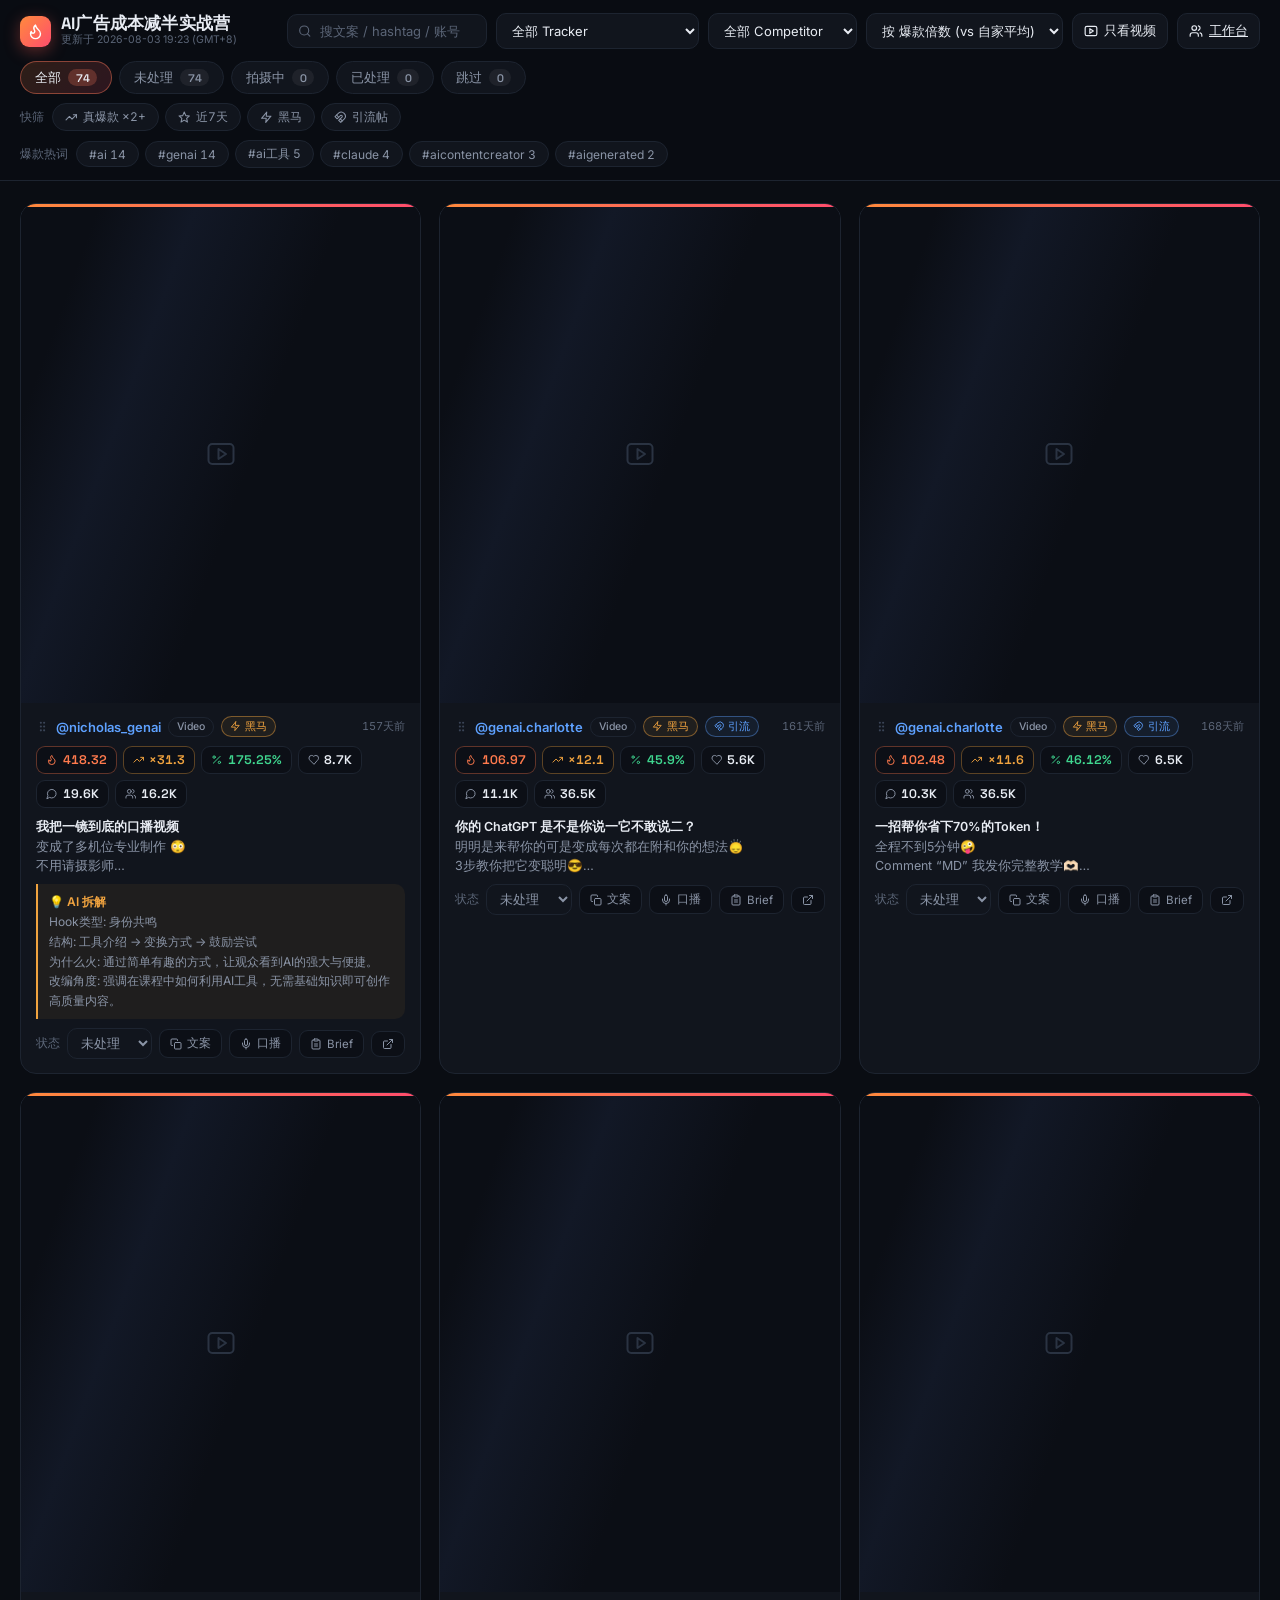
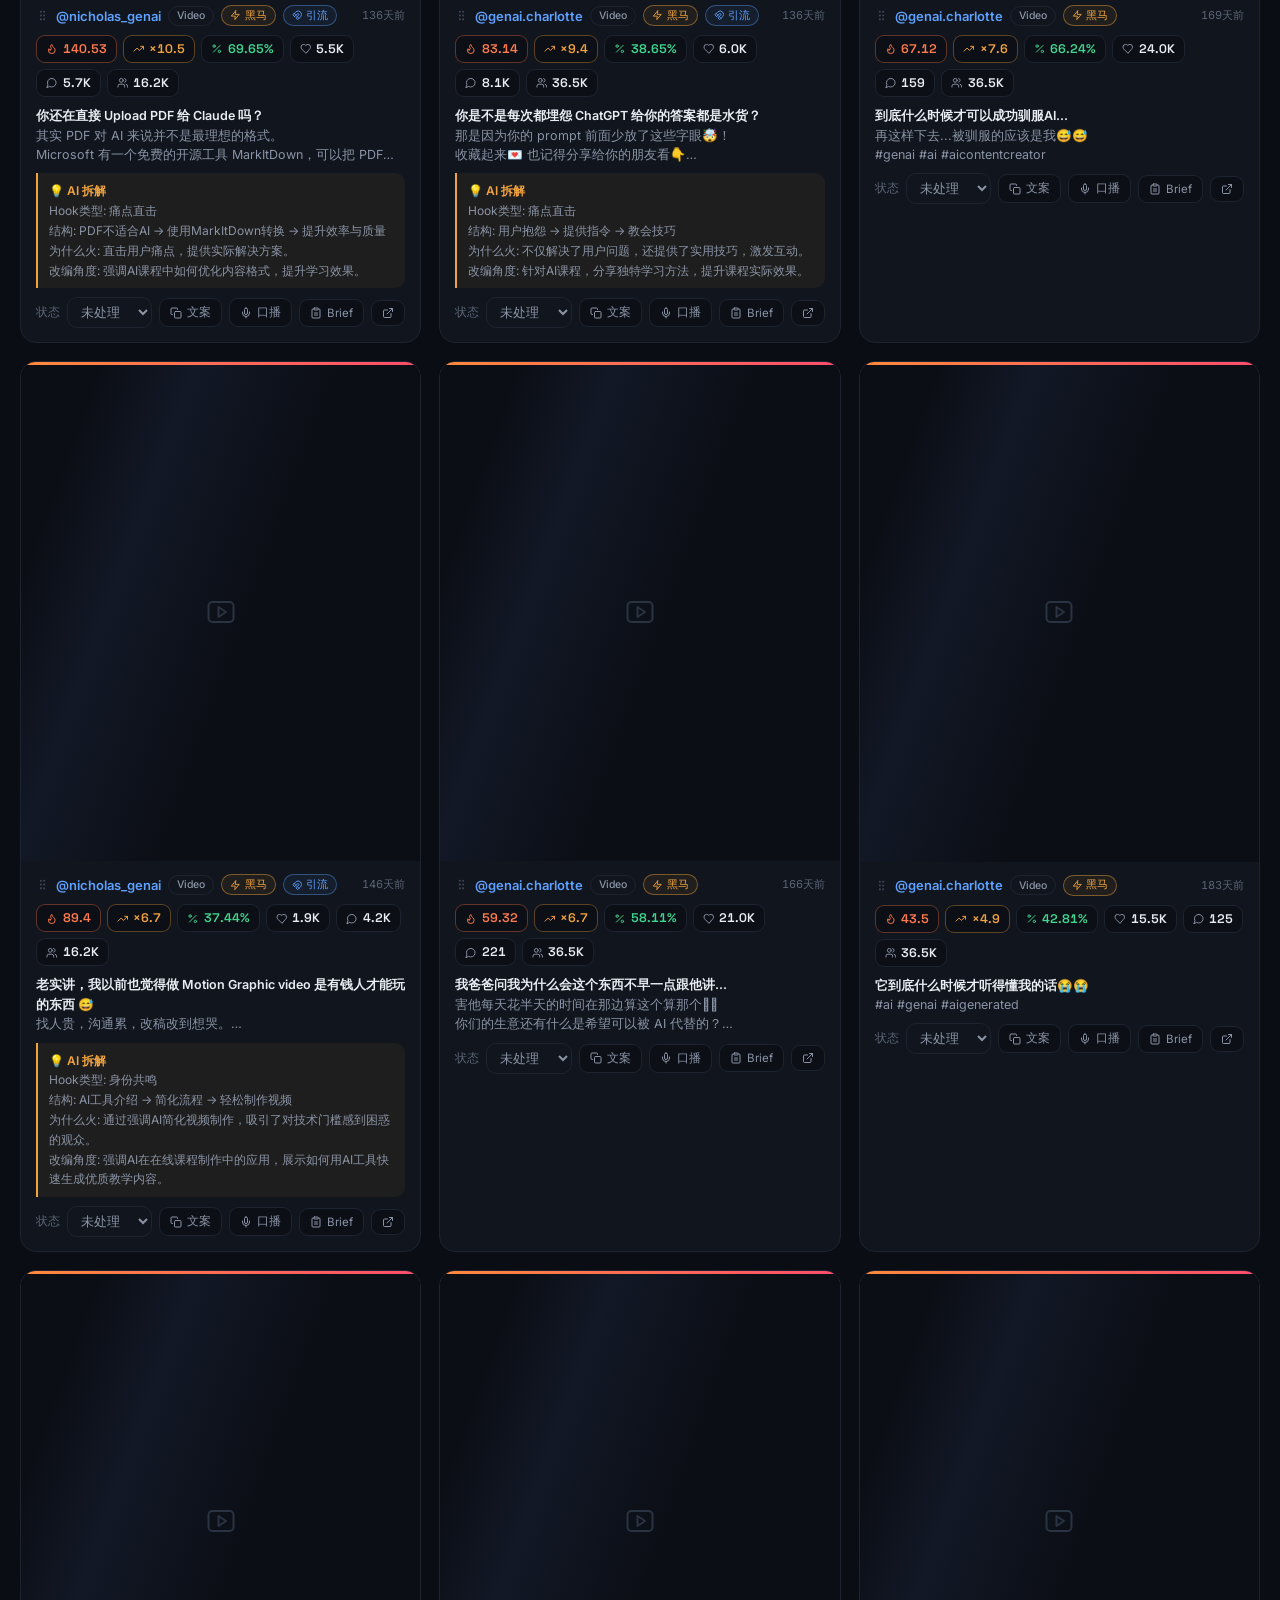
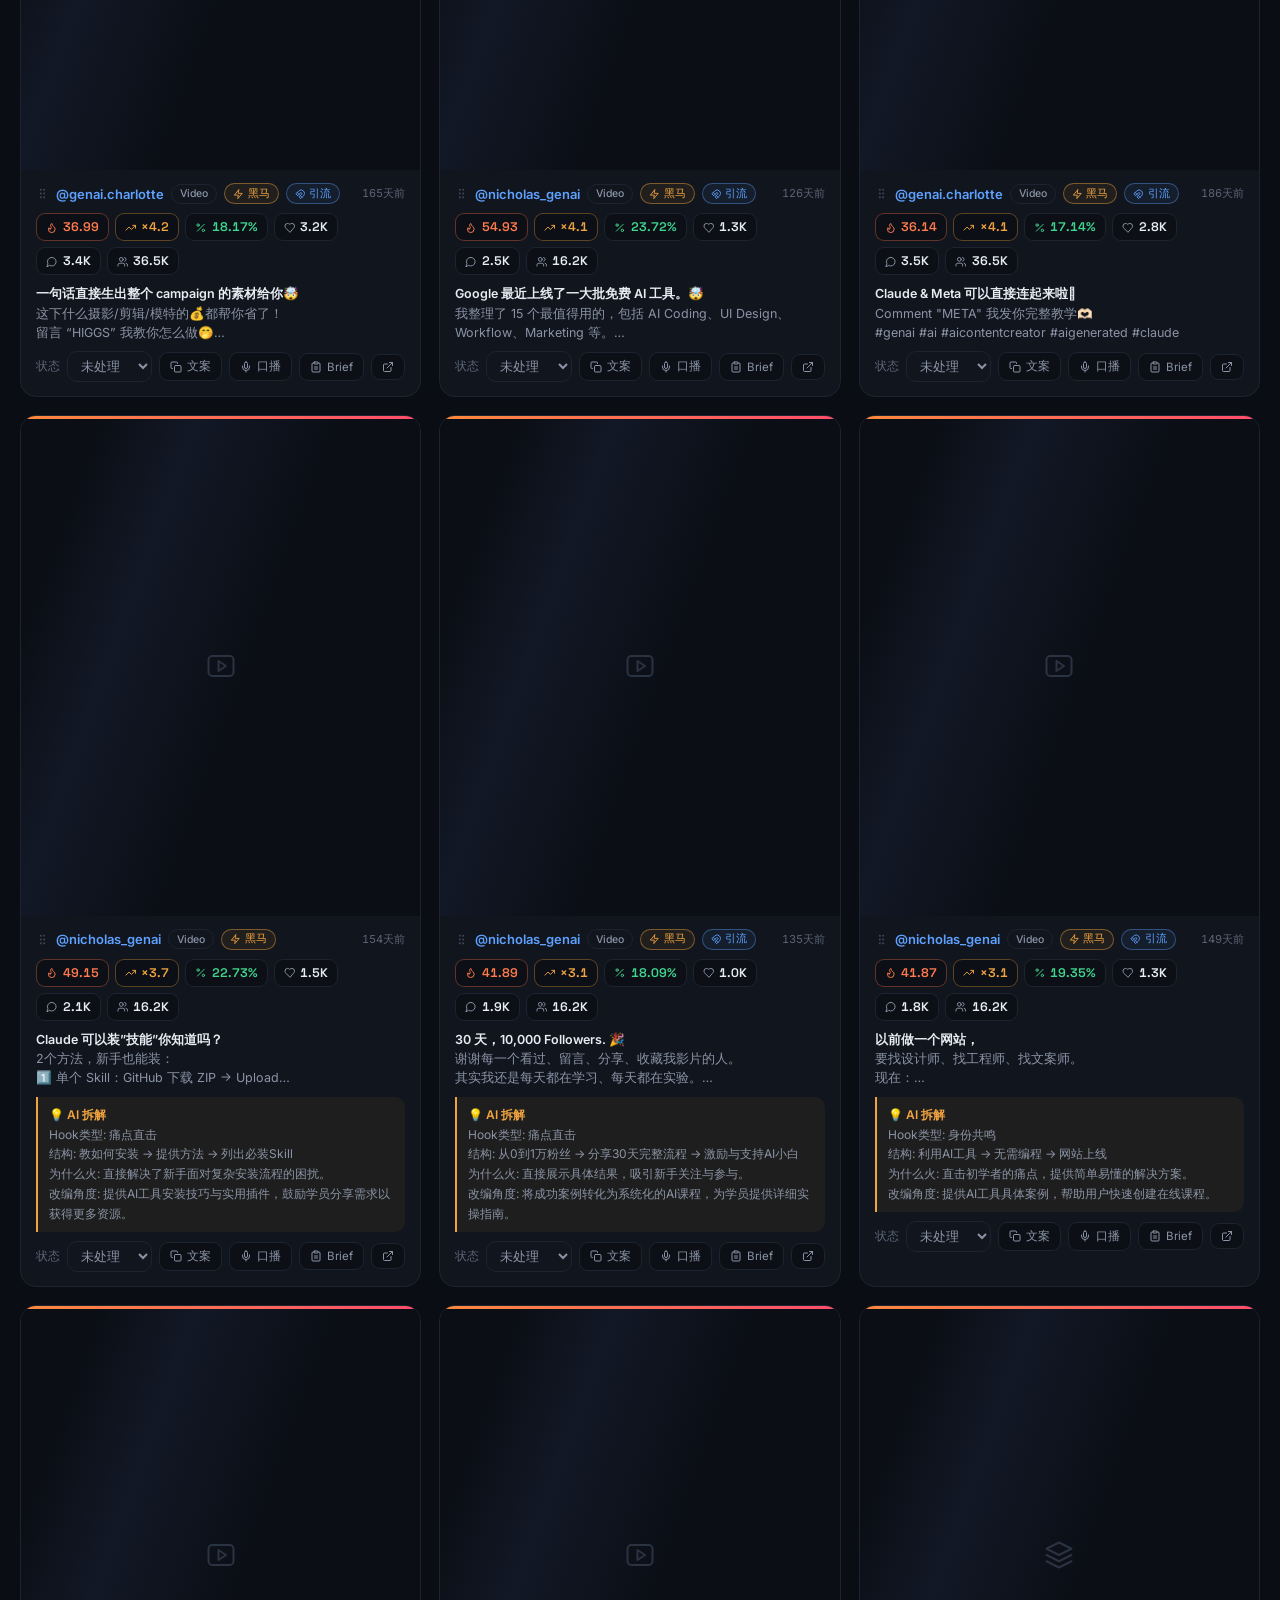
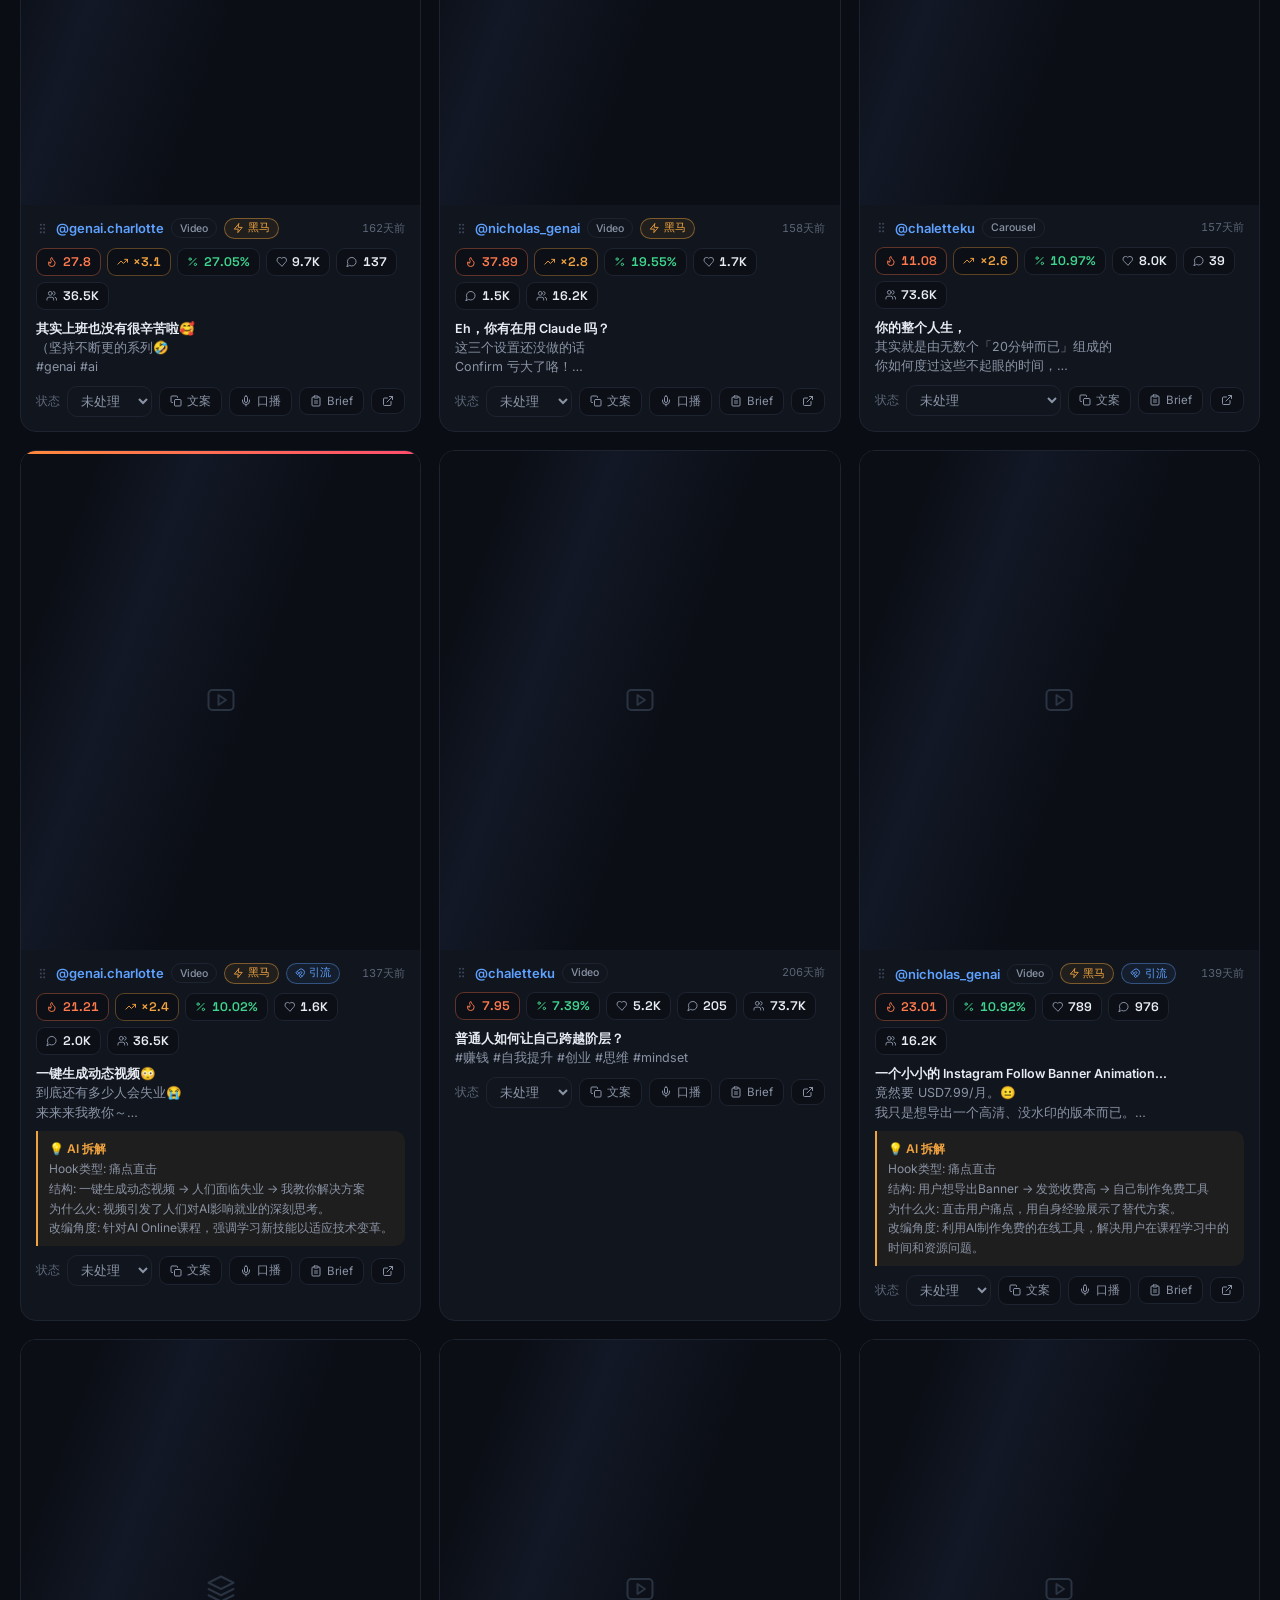
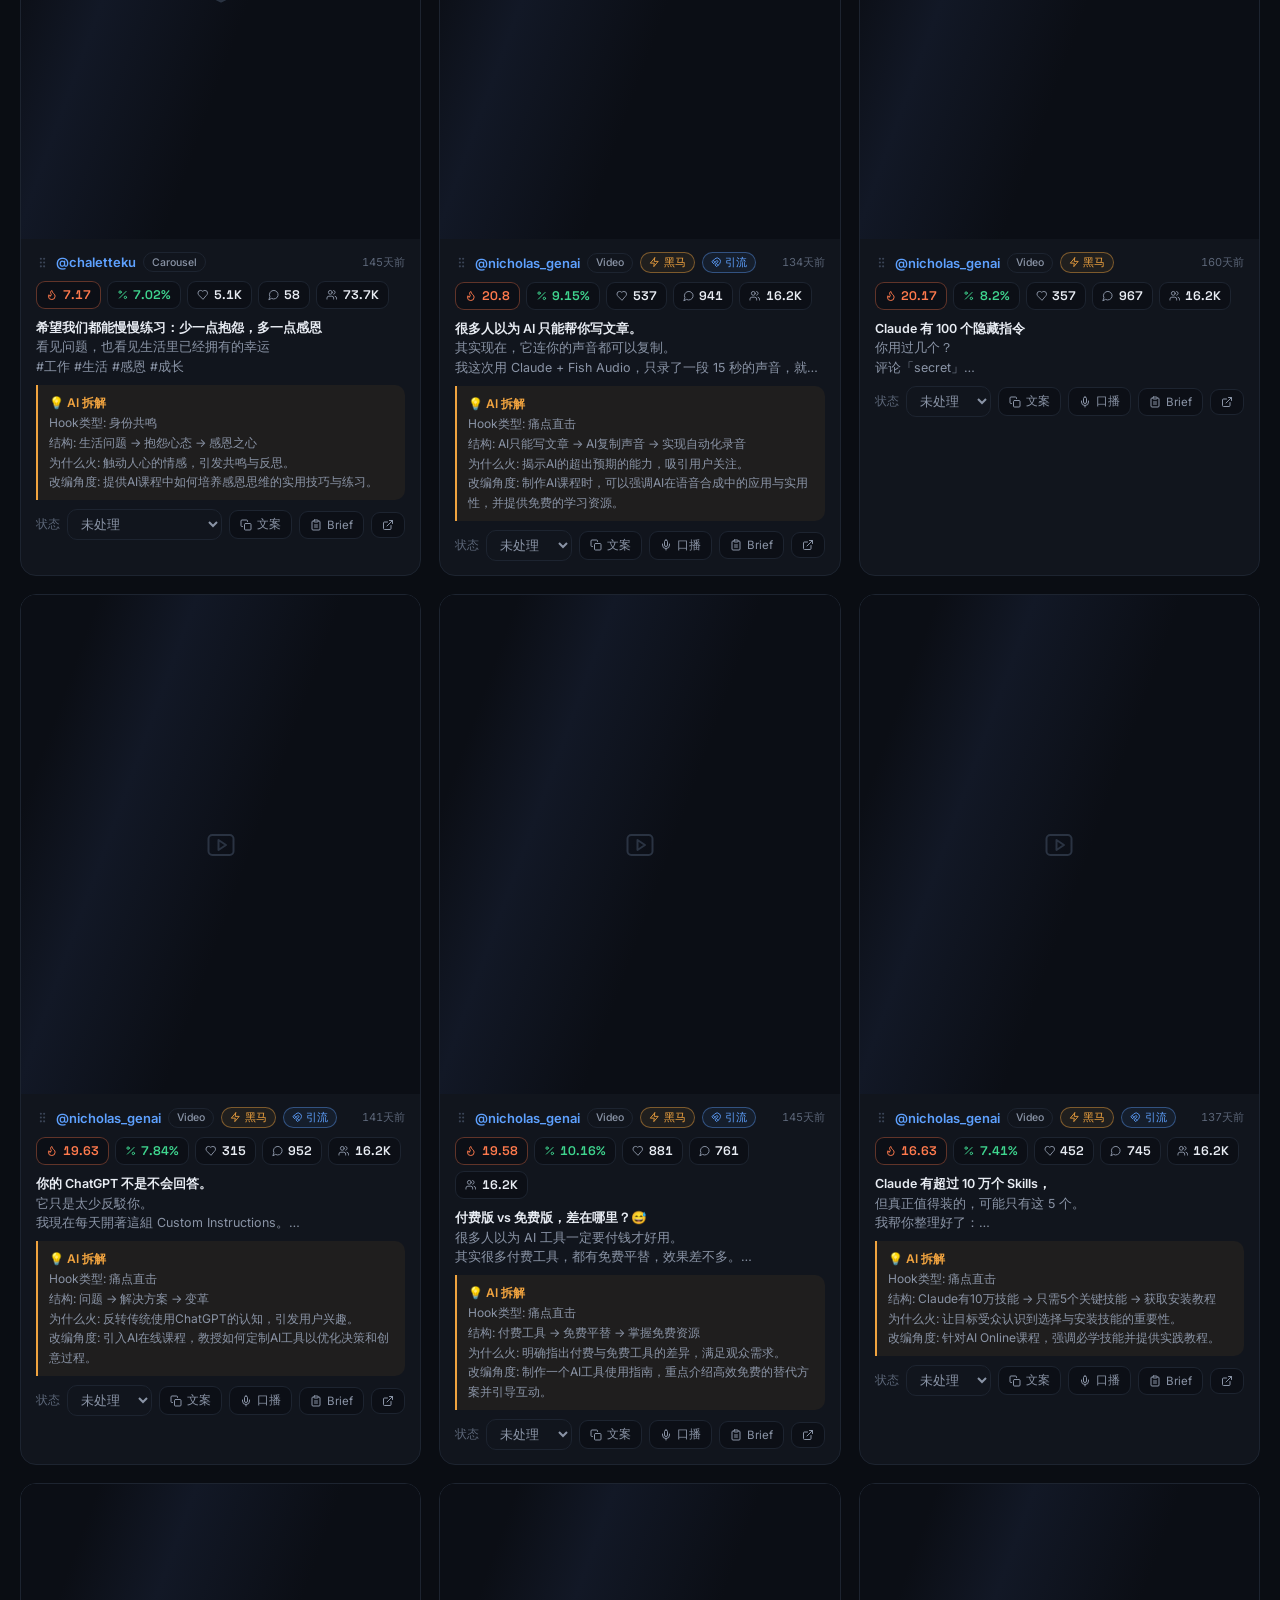
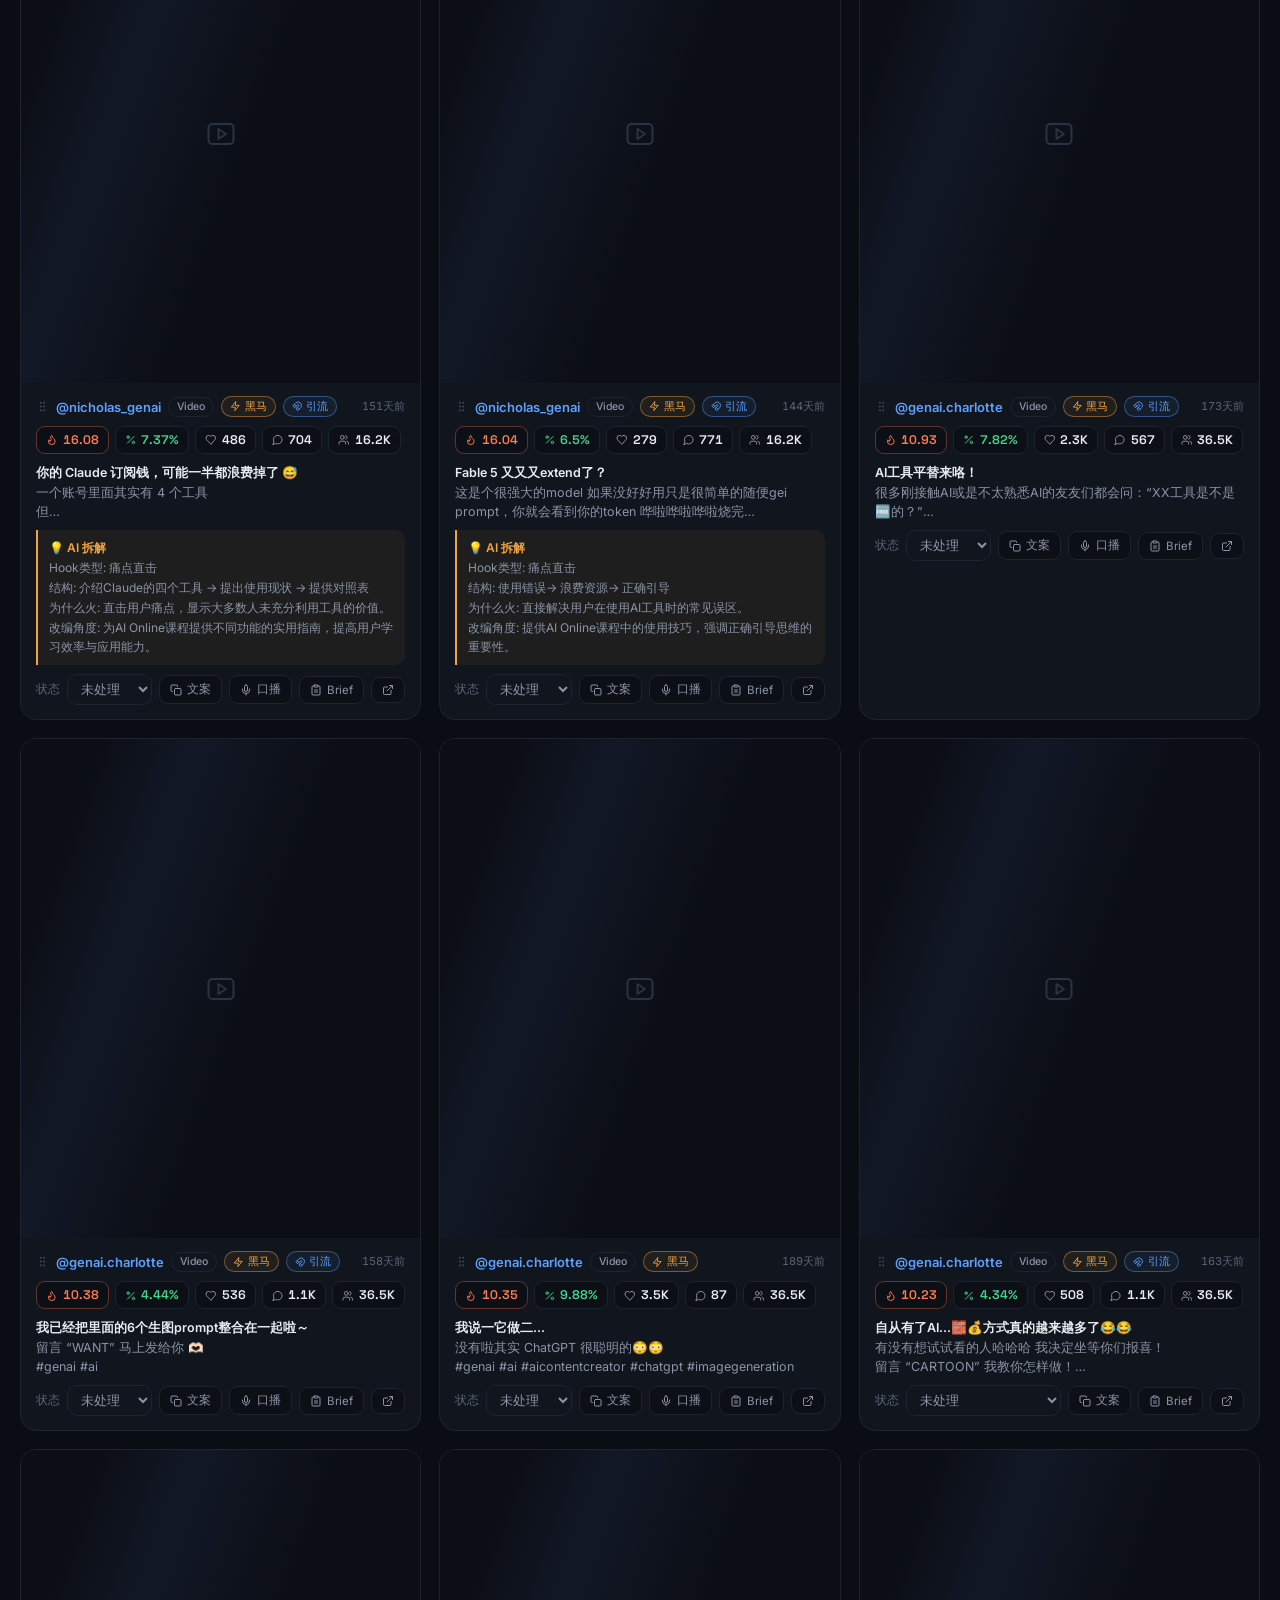
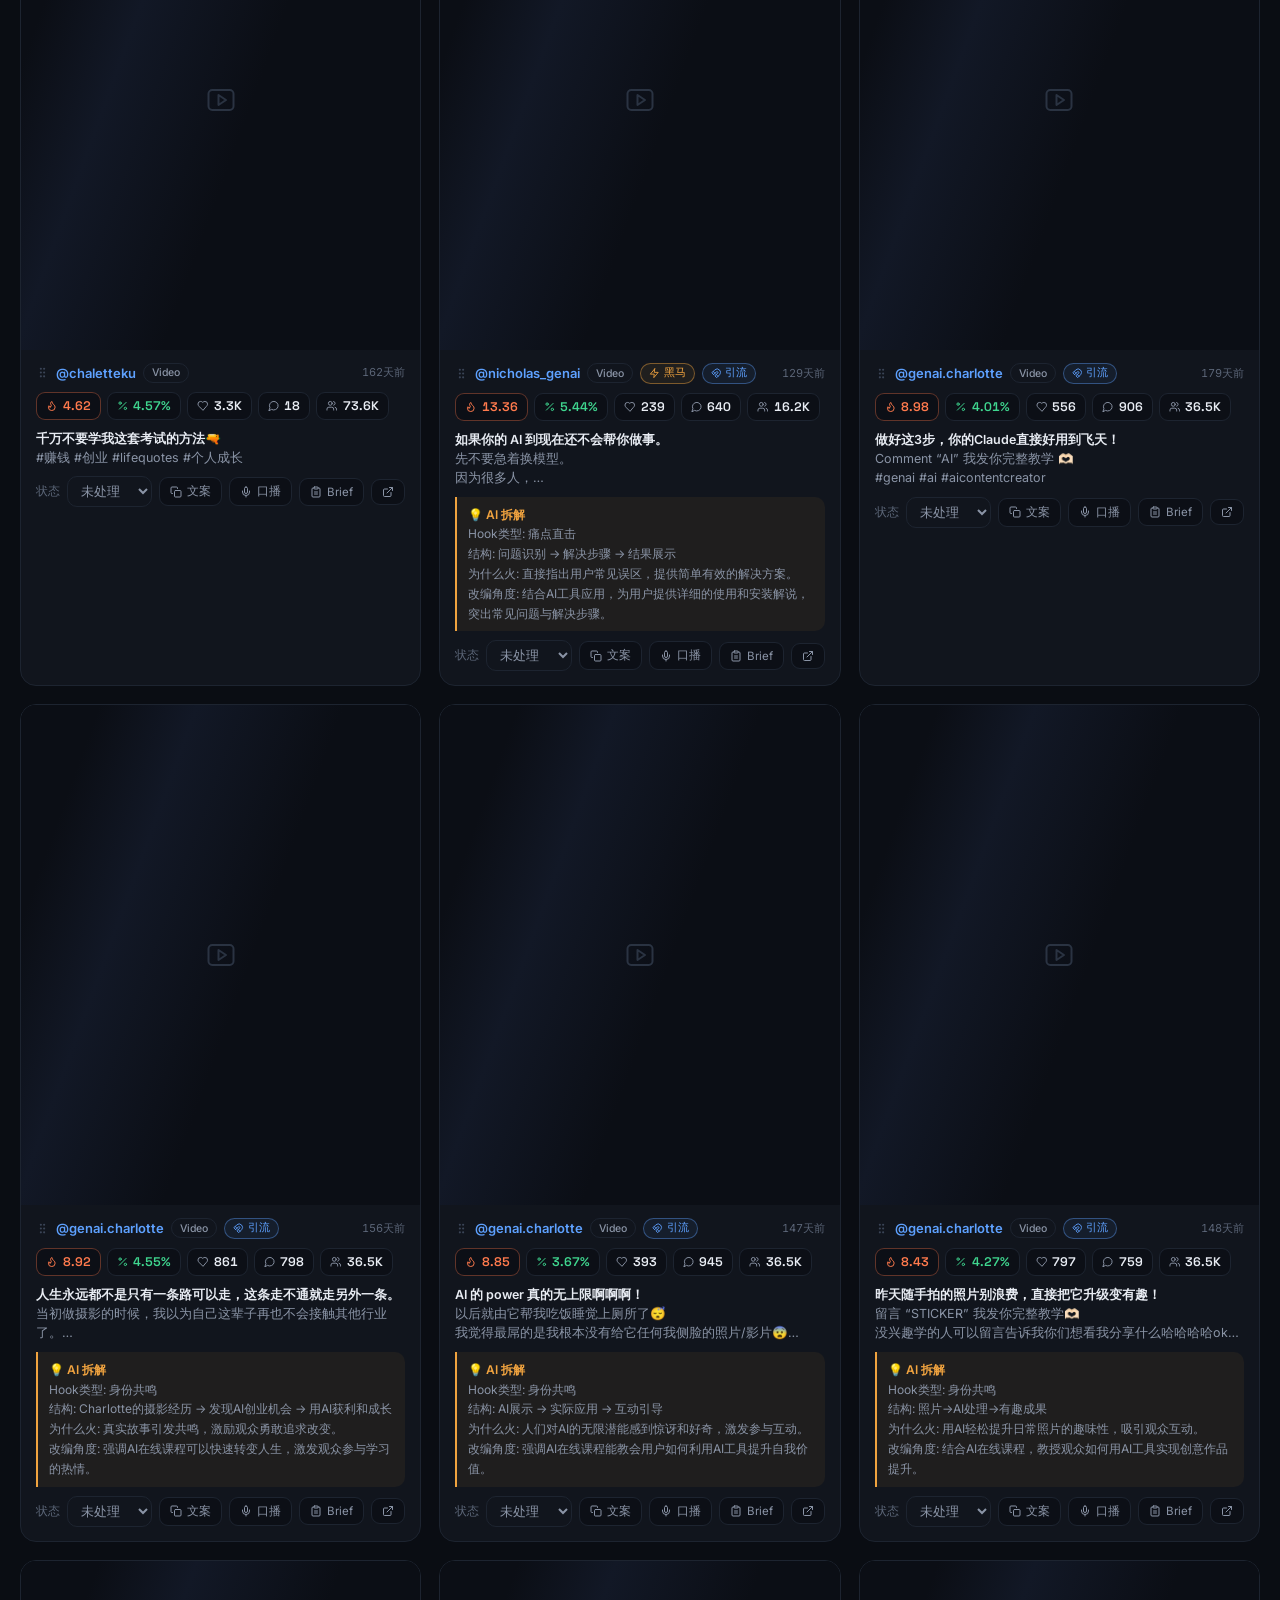
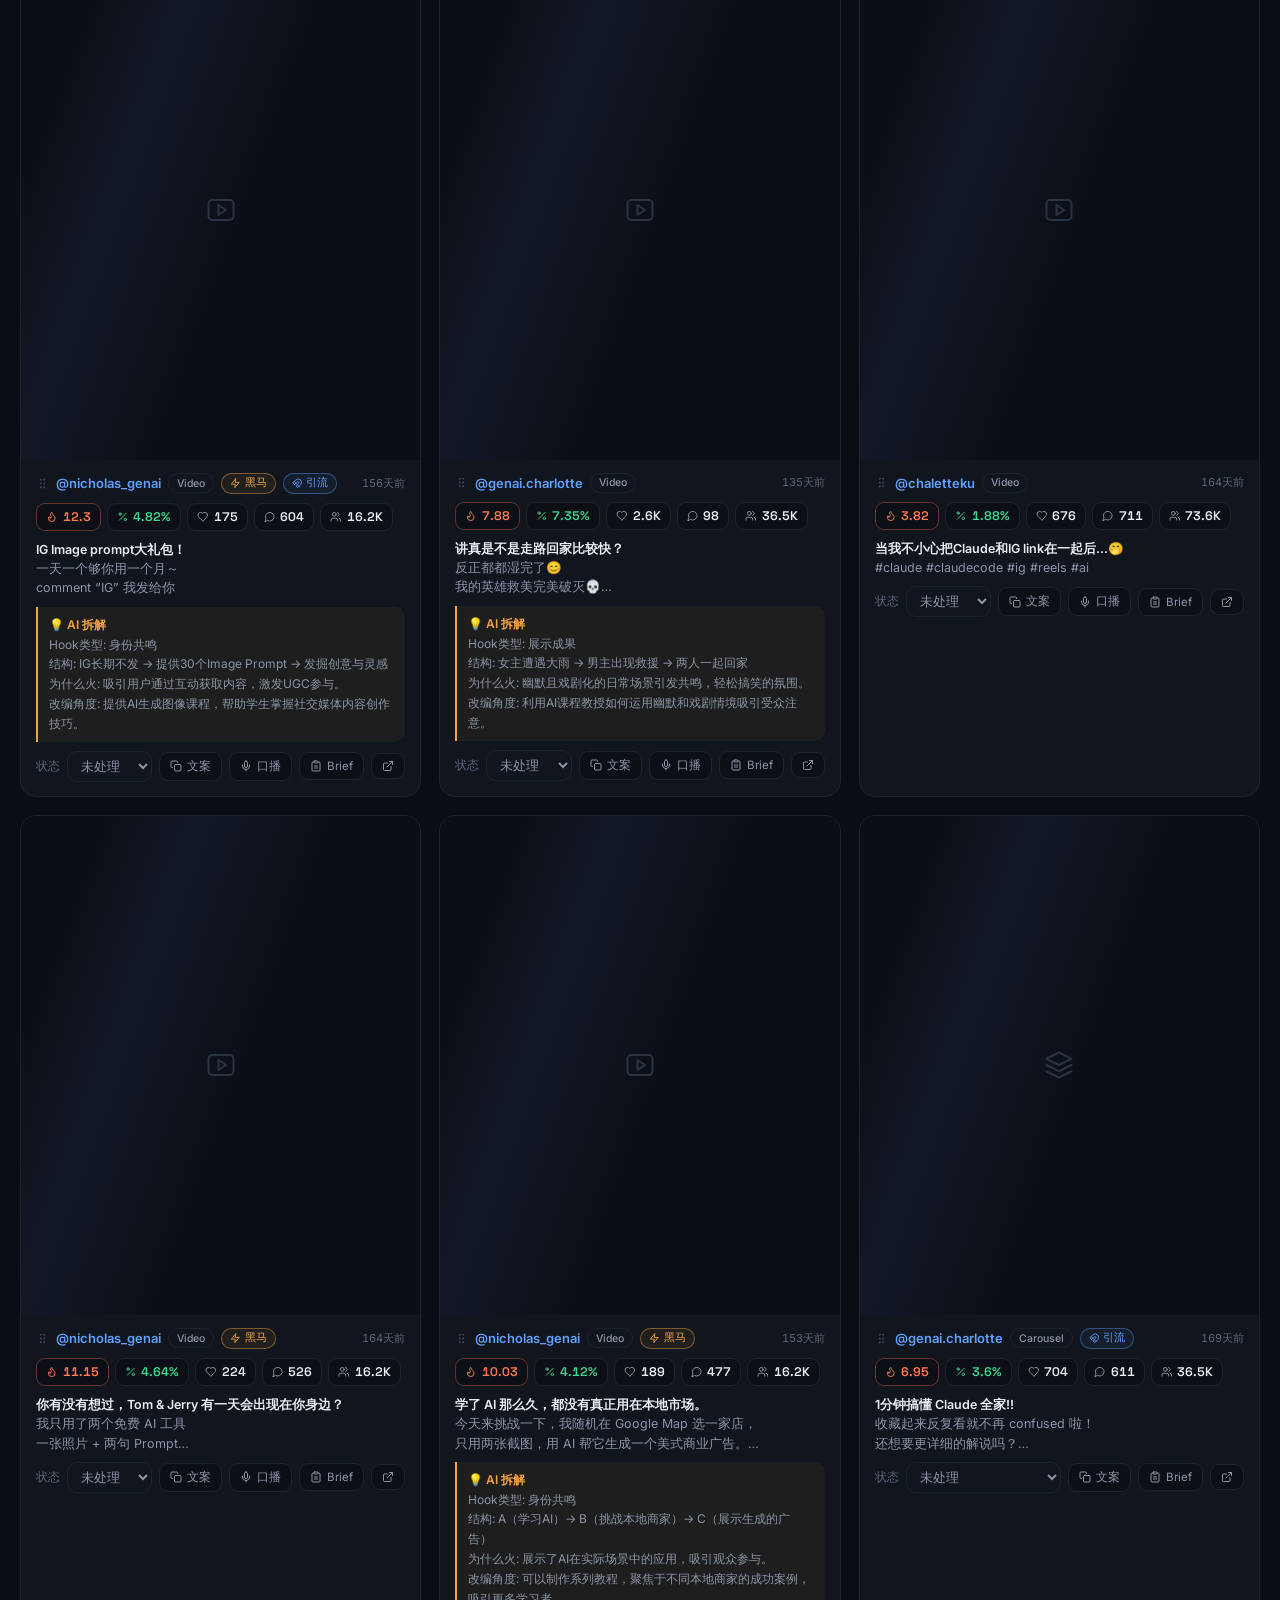
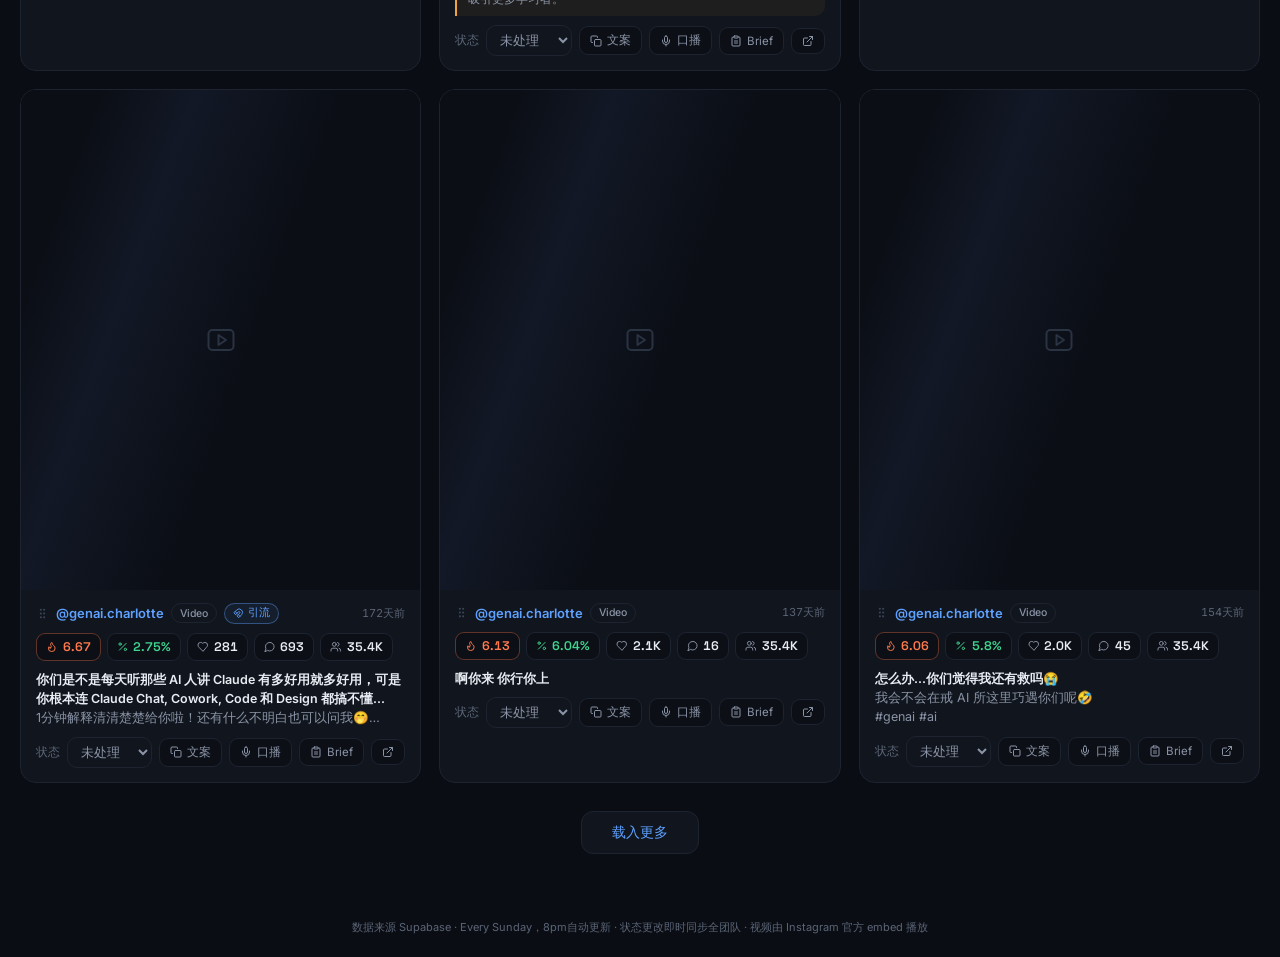
<file: docs/index.html>
<!DOCTYPE html>
<html lang="zh">
<head>
<meta charset="utf-8">
<meta name="viewport" content="width=device-width, initial-scale=1">
<meta name="robots" content="noindex">
<title>AI广告成本减半实战营</title>
<link rel="preconnect" href="https://fonts.googleapis.com">
<link rel="preconnect" href="https://fonts.gstatic.com" crossorigin>
<link href="https://fonts.googleapis.com/css2?family=Inter:wght@400;500;600;700&family=Space+Grotesk:wght@500;600;700&display=swap" rel="stylesheet">
<style>
  :root {
    --bg: #0a0d13;
    --card: #11151d;
    --card-hi: #151a24;
    --border: #1d2430;
    --border-hi: #2c3546;
    --text: #e8ecf3;
    --muted: #8a94a6;
    --faint: #5b6577;
    --accent: #5ea1ff;
    --green: #3fd68f;
    --orange: #f0a33f;
    --pink: #ff6b9d;
    --red: #ff5c5c;
    --fire1: #ff8a3d;
    --fire2: #ff4d6d;
    --font: 'Inter', -apple-system, 'Segoe UI', 'PingFang SC', 'Microsoft YaHei', sans-serif;
    --disp: 'Space Grotesk', 'Inter', -apple-system, 'PingFang SC', 'Microsoft YaHei', sans-serif;
  }
  * { box-sizing: border-box; margin: 0; padding: 0; }
  html { scrollbar-color: #232c3b var(--bg); }
  body { background: var(--bg); color: var(--text); font-family: var(--font);
    -webkit-font-smoothing: antialiased; }
  ::selection { background: rgba(94,161,255,.3); }
  ::-webkit-scrollbar { width: 10px; height: 10px; }
  ::-webkit-scrollbar-track { background: var(--bg); }
  ::-webkit-scrollbar-thumb { background: #232c3b; border-radius: 8px; }
  ::-webkit-scrollbar-thumb:hover { background: #2c3546; }
  :focus-visible { outline: 2px solid var(--accent); outline-offset: 2px; border-radius: 6px; }

  .ic { width: 14px; height: 14px; stroke: currentColor; stroke-width: 2;
    stroke-linecap: round; stroke-linejoin: round; fill: none; flex: none; }

  header { position: sticky; top: 0; z-index: 50; background: rgba(10,13,19,.86);
    backdrop-filter: blur(14px); -webkit-backdrop-filter: blur(14px);
    border-bottom: 1px solid var(--border); padding: 13px 20px 12px; }
  .hrow { display: flex; flex-wrap: wrap; gap: 9px; align-items: center; max-width: 1440px; margin: 0 auto; }
  .brand { display: flex; align-items: center; gap: 10px; margin-right: auto; }
  .mark { width: 31px; height: 31px; border-radius: 9px; display: grid; place-items: center;
    background: linear-gradient(135deg, var(--fire1), var(--fire2));
    box-shadow: 0 4px 16px rgba(255,92,80,.35); }
  .mark .ic { width: 17px; height: 17px; color: #fff; }
  h1 { font-family: var(--disp); font-size: 16.5px; font-weight: 700; letter-spacing: .2px; white-space: nowrap; line-height: 1.15; }
  h1 small { display: block; color: var(--faint); font-family: var(--font); font-weight: 400;
    font-size: 10.5px; letter-spacing: 0; }

  .search { position: relative; }
  .search > .ic { position: absolute; left: 11px; top: 50%; transform: translateY(-50%);
    color: var(--faint); width: 13.5px; pointer-events: none; }
  input#fSearch { background: var(--card); color: var(--text); border: 1px solid var(--border);
    border-radius: 10px; padding: 8px 12px 8px 32px; font-size: 13px; font-family: var(--font);
    width: 200px; transition: border-color .18s, background .18s; }
  input#fSearch:hover { border-color: var(--border-hi); }
  input#fSearch:focus { border-color: var(--accent); outline: none; }
  input#fSearch::placeholder { color: var(--faint); }

  select, .btn { background: var(--card); color: var(--text); border: 1px solid var(--border);
    border-radius: 10px; padding: 8px 11px; font-size: 13px; font-family: var(--font);
    cursor: pointer; transition: border-color .18s, background .18s, color .18s;
    display: inline-flex; align-items: center; gap: 6px; }
  select:hover, .btn:hover { border-color: var(--border-hi); background: var(--card-hi); }
  .btn:active { transform: scale(.97); }
  .btn.on { border-color: var(--accent); color: var(--accent); background: rgba(94,161,255,.08); }

  .tabs { display: flex; gap: 7px; flex-wrap: wrap; max-width: 1440px; margin: 12px auto 0; }
  .tab { display: inline-flex; align-items: center; gap: 7px; background: var(--card);
    border: 1px solid var(--border); border-radius: 999px; padding: 6.5px 14px;
    font-size: 13px; color: var(--muted); cursor: pointer; user-select: none;
    transition: border-color .18s, background .18s, color .18s, transform .18s; }
  .tab:hover { border-color: var(--border-hi); color: var(--text); }
  .tab .cnt { font-family: var(--disp); font-weight: 600; font-size: 11px;
    background: rgba(255,255,255,.06); padding: 1.5px 7.5px; border-radius: 99px;
    font-variant-numeric: tabular-nums; }
  .tab.on { color: var(--text);
    background: linear-gradient(135deg, rgba(255,138,61,.15), rgba(255,77,109,.15));
    border-color: rgba(255,120,90,.45); }
  .tab.on .cnt { background: rgba(255,120,90,.25); }
  body.dragging .tab.droppable { border-style: dashed; border-color: var(--accent); }
  .tab.over { background: rgba(94,161,255,.22); color: var(--text); transform: scale(1.07); }

  .chips { display: flex; gap: 6px; flex-wrap: wrap; max-width: 1440px; margin: 9px auto 0; align-items: center; }
  .chips .lbl { font-size: 12px; color: var(--faint); margin-right: 2px; }
  .chip2 { display: inline-flex; align-items: center; gap: 5.5px; background: var(--card);
    border: 1px solid var(--border); border-radius: 999px; padding: 4.5px 12px;
    font-size: 12px; color: var(--muted); cursor: pointer; user-select: none;
    transition: border-color .18s, color .18s, background .18s;
    font-variant-numeric: tabular-nums; }
  .chip2 .ic { width: 12.5px; height: 12.5px; }
  .chip2:hover { border-color: var(--border-hi); color: var(--text); }
  .chip2.on { border-color: rgba(240,163,63,.6); color: var(--orange); background: rgba(240,163,63,.08); }

  main { max-width: 1440px; margin: 22px auto; padding: 0 20px; }
  .grid { display: grid; grid-template-columns: repeat(auto-fill, minmax(305px, 1fr)); gap: 18px; }

  .card { position: relative; background: var(--card); border: 1px solid var(--border);
    border-radius: 16px; overflow: hidden; display: flex; flex-direction: column;
    transition: transform .22s cubic-bezier(.2,.7,.3,1), border-color .22s, box-shadow .22s;
    animation: fadeUp .45s cubic-bezier(.2,.7,.3,1) both; }
  .card:hover { transform: translateY(-3px); border-color: var(--border-hi);
    box-shadow: 0 12px 32px rgba(0,0,0,.45); }
  .card.outlier::before { content: ''; position: absolute; top: 0; left: 0; right: 0; height: 3px;
    background: linear-gradient(90deg, var(--fire1), var(--fire2)); z-index: 2; }
  .card[draggable] { cursor: grab; }
  .card.lifting { opacity: .45; }
  .card.saved { border-color: var(--green); }
  @keyframes fadeUp { from { opacity: 0; transform: translateY(10px); } to { opacity: 1; transform: none; } }

  .embed { position: relative; width: 100%; aspect-ratio: 4/5; background: #080b10; }
  .embed iframe { position: absolute; inset: 0; width: 100%; height: 100%; border: 0; }
  .embed .ph { position: absolute; inset: 0; display: grid; place-items: center;
    background: linear-gradient(110deg, #0b0e15 8%, #121826 18%, #0b0e15 33%);
    background-size: 200% 100%; animation: shimmer 1.5s linear infinite; }
  .embed .ph .ic { width: 30px; height: 30px; color: #2a3342; stroke-width: 1.6; }
  @keyframes shimmer { to { background-position-x: -200%; } }

  .meta { padding: 13px 15px 14px; display: flex; flex-direction: column; gap: 9px; }
  .row1 { display: flex; align-items: center; gap: 7px; font-size: 13px; flex-wrap: wrap; }
  .handle { color: #3a4456; cursor: grab; display: inline-flex; }
  .handle .ic { width: 13px; height: 13px; }
  .who { font-weight: 600; color: var(--accent); text-decoration: none; }
  .who:hover { text-decoration: underline; }
  .badge { display: inline-flex; align-items: center; gap: 4px; font-size: 10.5px; font-weight: 500;
    padding: 2.5px 8px; border-radius: 999px; border: 1px solid var(--border); color: var(--muted); }
  .badge .ic { width: 10.5px; height: 10.5px; }
  .badge.bnew { color: var(--pink); border-color: rgba(255,107,157,.45); background: rgba(255,107,157,.07); }
  .badge.bhorse { color: var(--orange); border-color: rgba(240,163,63,.45); background: rgba(240,163,63,.07); }
  .badge.bbait { color: var(--accent); border-color: rgba(94,161,255,.4); background: rgba(94,161,255,.07); }
  .date { margin-left: auto; color: var(--faint); font-size: 11px; font-variant-numeric: tabular-nums; }

  .nums { display: flex; gap: 6px; flex-wrap: wrap; }
  .num { display: inline-flex; align-items: center; gap: 5px; background: #0c0f16;
    border: 1px solid var(--border); border-radius: 9px; padding: 5px 9px;
    font-size: 11px; color: var(--muted); }
  .num .ic { width: 11.5px; height: 11.5px; }
  .num b { font-family: var(--disp); color: var(--text); font-size: 12.5px; font-weight: 600;
    font-variant-numeric: tabular-nums; }
  .num.hot { border-color: rgba(255,122,77,.35); }
  .num.hot .ic, .num.hot b { color: #ff7a4d; }
  .num.x { border-color: rgba(240,163,63,.35); }
  .num.x .ic, .num.x b { color: var(--orange); }
  .num.er .ic, .num.er b { color: var(--green); }

  .cap { color: var(--muted); font-size: 12.5px; line-height: 1.55; display: -webkit-box;
    -webkit-line-clamp: 3; -webkit-box-orient: vertical; overflow: hidden; cursor: pointer; }
  .cap.open { -webkit-line-clamp: unset; }
  .cap b { color: var(--text); font-weight: 600; }
  .ai { border-left: 2px solid var(--orange); background: rgba(240,163,63,.06);
    padding: 8px 11px; border-radius: 0 10px 10px 0; font-size: 12px; line-height: 1.65;
    color: var(--muted); }
  .ai b { color: var(--orange); font-weight: 600; }

  .srow { display: flex; align-items: center; gap: 7px; }
  .srow label { font-size: 12px; color: var(--faint); }
  .status { flex: 1; padding: 6px 9px; font-size: 12.5px; }
  .status.s未处理 { color: var(--muted); }
  .status.s拍摄中 { color: var(--orange); border-color: rgba(240,163,63,.5); }
  .status.s已处理 { color: var(--green); border-color: rgba(63,214,143,.5); }
  .status.s跳过 { color: var(--red); border-color: rgba(255,92,92,.5); }
  .abtn { display: inline-flex; align-items: center; gap: 5px; background: #0c0f16;
    color: var(--muted); border: 1px solid var(--border); border-radius: 9px;
    padding: 6px 10px; font-size: 11.5px; font-family: var(--font); cursor: pointer;
    text-decoration: none; transition: color .18s, border-color .18s, transform .1s; }
  .abtn .ic { width: 12px; height: 12px; }
  .abtn:hover { color: var(--accent); border-color: rgba(94,161,255,.5); }
  .abtn:active { transform: scale(.95); }

  .more { text-align: center; margin: 28px 0 44px; }
  .more button { background: var(--card); color: var(--accent); border: 1px solid var(--border);
    border-radius: 12px; padding: 11px 30px; font-size: 14px; font-family: var(--font);
    cursor: pointer; transition: border-color .18s, background .18s; }
  .more button:hover { border-color: var(--border-hi); background: var(--card-hi); }

  .empty { color: var(--faint); text-align: center; padding: 70px 0; display: flex;
    flex-direction: column; align-items: center; gap: 12px; font-size: 14px; }
  .empty .ic { width: 34px; height: 34px; stroke-width: 1.5; color: #2c3546; }

  footer { color: var(--faint); font-size: 11px; text-align: center; padding: 22px; }

  #toast { position: fixed; bottom: 26px; left: 50%; transform: translateX(-50%) translateY(8px);
    background: var(--card-hi); border: 1px solid var(--border-hi); border-radius: 11px;
    padding: 11px 20px; font-size: 13px; display: none; z-index: 99; opacity: 0;
    box-shadow: 0 12px 32px rgba(0,0,0,.5); transition: opacity .2s, transform .2s; }
  #toast.show { display: block; opacity: 1; transform: translateX(-50%) translateY(0); }

  @media (prefers-reduced-motion: reduce) {
    * { animation: none !important; transition: none !important; }
  }
</style>
</head>
<body>
<svg style="display:none" xmlns="http://www.w3.org/2000/svg">
  <symbol id="i-flame" viewBox="0 0 24 24"><path d="M8.5 14.5A2.5 2.5 0 0 0 11 12c0-1.38-.5-2-1-3-1.072-2.143-.224-4.054 2-6 .5 2.5 2 4.9 4 6.5 2 1.6 3 3.5 3 5.5a7 7 0 1 1-14 0c0-1.153.433-2.294 1-3a2.5 2.5 0 0 0 2.5 2.5z"/></symbol>
  <symbol id="i-search" viewBox="0 0 24 24"><circle cx="11" cy="11" r="8"/><path d="m21 21-4.3-4.3"/></symbol>
  <symbol id="i-heart" viewBox="0 0 24 24"><path d="M19 14c1.49-1.46 3-3.21 3-5.5A5.5 5.5 0 0 0 16.5 3c-1.76 0-3 .5-4.5 2-1.5-1.5-2.74-2-4.5-2A5.5 5.5 0 0 0 2 8.5c0 2.29 1.51 4.04 3 5.5l7 7Z"/></symbol>
  <symbol id="i-msg" viewBox="0 0 24 24"><path d="M7.9 20A9 9 0 1 0 4 16.1L2 22Z"/></symbol>
  <symbol id="i-users" viewBox="0 0 24 24"><path d="M16 21v-2a4 4 0 0 0-4-4H6a4 4 0 0 0-4 4v2"/><circle cx="9" cy="7" r="4"/><path d="M22 21v-2a4 4 0 0 0-3-3.87"/><path d="M16 3.13a4 4 0 0 1 0 7.75"/></symbol>
  <symbol id="i-trend" viewBox="0 0 24 24"><path d="M22 7l-8.5 8.5-5-5L2 17"/><path d="M16 7h6v6"/></symbol>
  <symbol id="i-zap" viewBox="0 0 24 24"><path d="M13 2 3 14h9l-1 8 10-12h-9l1-8z"/></symbol>
  <symbol id="i-star" viewBox="0 0 24 24"><path d="M12 2l2.9 6.9 7.1.6-5.4 4.7 1.6 7-6.2-3.7-6.2 3.7 1.6-7L2 9.5l7.1-.6z"/></symbol>
  <symbol id="i-magnet" viewBox="0 0 24 24"><path d="m6 15-4-4 6.75-6.77a7.79 7.79 0 0 1 11 11L13 22l-4-4 6.39-6.36a2.14 2.14 0 0 0-3-3L6 15"/><path d="m5 8 4 4"/><path d="m12 15 4 4"/></symbol>
  <symbol id="i-copy" viewBox="0 0 24 24"><rect x="9" y="9" width="13" height="13" rx="2"/><path d="M5 15H4a2 2 0 0 1-2-2V4a2 2 0 0 1 2-2h9a2 2 0 0 1 2 2v1"/></symbol>
  <symbol id="i-clip" viewBox="0 0 24 24"><rect x="8" y="2" width="8" height="4" rx="1"/><path d="M16 4h2a2 2 0 0 1 2 2v14a2 2 0 0 1-2 2H6a2 2 0 0 1-2-2V6a2 2 0 0 1 2-2h2"/><path d="M9 12h6"/><path d="M9 16h6"/></symbol>
  <symbol id="i-ext" viewBox="0 0 24 24"><path d="M15 3h6v6"/><path d="M10 14 21 3"/><path d="M18 13v6a2 2 0 0 1-2 2H5a2 2 0 0 1-2-2V8a2 2 0 0 1 2-2h6"/></symbol>
  <symbol id="i-key" viewBox="0 0 24 24"><circle cx="7.5" cy="15.5" r="5.5"/><path d="m21 2-9.6 9.6"/><path d="m15.5 7.5 3 3L22 7l-3-3"/></symbol>
  <symbol id="i-video" viewBox="0 0 24 24"><path d="m10 8 6 4-6 4Z"/><rect x="2" y="4" width="20" height="16" rx="3"/></symbol>
  <symbol id="i-image" viewBox="0 0 24 24"><rect x="3" y="3" width="18" height="18" rx="2"/><circle cx="9" cy="9" r="2"/><path d="m21 15-5-5L5 21"/></symbol>
  <symbol id="i-layers" viewBox="0 0 24 24"><path d="M12 2 2 7l10 5 10-5-10-5z"/><path d="m2 17 10 5 10-5"/><path d="m2 12 10 5 10-5"/></symbol>
  <symbol id="i-grip" viewBox="0 0 24 24"><circle cx="9" cy="5" r="1"/><circle cx="9" cy="12" r="1"/><circle cx="9" cy="19" r="1"/><circle cx="15" cy="5" r="1"/><circle cx="15" cy="12" r="1"/><circle cx="15" cy="19" r="1"/></symbol>
  <symbol id="i-pct" viewBox="0 0 24 24"><path d="M19 5 5 19"/><circle cx="6.5" cy="6.5" r="2.5"/><circle cx="17.5" cy="17.5" r="2.5"/></symbol>
  <symbol id="i-mic" viewBox="0 0 24 24"><path d="M12 2a3 3 0 0 0-3 3v7a3 3 0 0 0 6 0V5a3 3 0 0 0-3-3z"/><path d="M19 10v2a7 7 0 0 1-14 0v-2"/><path d="M12 19v3"/></symbol>
</svg>
<header>
  <div class="hrow">
    <div class="brand">
      <div class="mark"><svg class="ic"><use href="#i-flame"/></svg></div>
      <h1>AI广告成本减半实战营<small id="updated"></small></h1>
    </div>
    <div class="search"><svg class="ic"><use href="#i-search"/></svg>
      <input id="fSearch" placeholder="搜文案 / hashtag / 账号"></div>
    <select id="fTracker"><option value="">全部 Tracker</option></select>
    <select id="fComp"><option value="">全部 Competitor</option></select>
    <select id="fSort">
      <option value="x">按 爆款倍数 (vs 自家平均)</option>
      <option value="score">按 Viral Score</option>
      <option value="er">按 Engagement Rate</option>
      <option value="comments">按 Comments</option>
      <option value="likes">按 Likes</option>
      <option value="date">按 最新日期</option>
    </select>
    <button class="btn" id="fVideo"><svg class="ic"><use href="#i-video"/></svg>只看视频</button>

    <a class="btn" href="team.html" target="_top" title="工作台"><svg class="ic"><use href="#i-users"/></svg>工作台</a>
  </div>
  <div class="tabs" id="tabs"></div>
  <div class="chips" id="presets"></div>
  <div class="chips" id="trends"></div>
</header>
<main>
  <div class="grid" id="grid"></div>
  <div class="empty" id="empty" style="display:none"><svg class="ic"><use href="#i-search"/></svg>没有符合条件的帖子</div>
  <div class="more" id="moreWrap" style="display:none"><button id="moreBtn">载入更多</button></div>
</main>
<footer>数据来源 Supabase · Every Sunday，8pm自动更新 · 状态更改即时同步全团队 · 视频由 Instagram 官方 embed 播放</footer>
<div id="toast"></div>
<script id="data" type="application/json">[{"id": "DaNeP7tTtCR", "tracker": "AI广告成本减半实战营 竞对", "competitor": "nicholas_genai", "caption": "我把一镜到底的口播视频\n变成了多机位专业制作 😳\n\n不用请摄影师\n不用架多台摄影机\n一个 Prompt 就搞定\n\nAI 帮我模拟正面、侧面\n连眼神都修正好\n确保每个角度我都在看镜头\n\n背景风格我自己选\n暗色播客风、科技RGB风、自然居家风\n随便换\n\n但其实最想跟你说的是——\n\n工具一直都在那里\n真正难的是你愿不愿意去试\n\n不需要会剪辑\n不需要懂摄影\n你只需要敢去玩\n\n评论「flow」我发你完整 Prompt 👇\n拿去之后，玩出你自己的花样", "transcript": "你現在看到這個video是AI幫我撿的我什麼都沒有做而且是完全免費的來我教你第一步我們去google我們找這個網址LabsGoogle然後點這個Try on me now這裡你上傳一個你的video然後輸入這個prome然後點擊聲稱它就會自動把你再成一個已經完全added好的video而且最重要是完全免費如果你還有什麼不明白可以在comment section打一個vlog我把這個prome放給你", "brk": "Hook类型: 身份共鸣  \n结构: 工具介绍 → 变换方式 → 鼓励尝试  \n为什么火: 通过简单有趣的方式，让观众看到AI的强大与便捷。  \n改编角度: 强调在课程中如何利用AI工具，无需基础知识即可创作高质量内容。", "tags": "", "bait": false, "type": "Video", "likes": 8679, "comments": 19635, "er": 175.25, "followers": 16156, "date": "2026-06-30", "url": "https://www.instagram.com/p/DaNeP7tTtCR/", "video": true, "ratio": 0, "score": 418.32, "status": "未处理", "x": 31.3}, {"id": "DbN2KnETWkE", "tracker": "AI广告成本减半实战营 竞对", "competitor": "nicholas_genai", "caption": "你还在直接 Upload PDF 给 Claude 吗？\n\n其实 PDF 对 AI 来说并不是最理想的格式。\n\nMicrosoft 有一个免费的开源工具 MarkItDown，可以把 PDF、Word、Excel、PowerPoint 等文件转换成干净的 Markdown，让 Claude 更容易理解内容，也更适合后续分析。\n\n如果你想看完整安装教学和使用方法，\n\n留言「MD」，我发给你。\n\n#ai工具 #claude #效率提升", "transcript": "不要再outloadPDF給clawd因為你每次這麼做他就是在浪費你的Docon一頁要花你1500到3000的Docon你知道1.20頁的PDF可能就會浪費掉你7萬粒的DoconMicrosoft這邊就其實有一個自己的免費工具專門解決這個問題因為PDF裡面有很多垃圾的資訊像牌把表格圖片格式clawd每次都要重新整理過一次這些內容不僅浪費你的Docon而且還可能影響回答的質量Microsoft這個工具叫market-down它可以把PDF,excel,vort,powerpoint一鍵轉換成乾淨的碼刀文件clawd本來就很擅長理解碼刀文字速度可以更快回答也可以更穩定更方便的是他現在還有MCP server連接clawd之後你上傳的文件他就會自動幫你轉換如果你不懂怎麼安裝你可以留言MD我把完整加成放給你", "brk": "Hook类型: 痛点直击  \n结构: PDF不适合AI → 使用MarkItDown转换 → 提升效率与质量  \n为什么火: 直击用户痛点，提供实际解决方案。  \n改编角度: 强调AI课程中如何优化内容格式，提升学习效果。", "tags": "ai工具, claude, 效率提升", "bait": true, "type": "Video", "likes": 5526, "comments": 5726, "er": 69.65, "followers": 16156, "date": "2026-07-21", "url": "https://www.instagram.com/p/DbN2KnETWkE/", "video": true, "ratio": 0, "score": 140.53, "status": "未处理", "x": 10.5}, {"id": "DaC0UfhsHNT", "tracker": "AI广告成本减半实战营 竞对", "competitor": "genai.charlotte", "caption": "你的 ChatGPT 是不是你说一它不敢说二？\n明明是来帮你的可是变成每次都在附和你的想法🙂‍↕️\n\n3步教你把它变聪明😎\n留言 “CHAT” 我发你完整教学哦！\n\n#ai #genai", "transcript": "我跟CHATGUPT講我今年32歲脊椎已經歪一邊了還可以去參加芭蕾舞比賽嘛結果還不講可以100%可以你的CHATGUPT是不是也是這樣你問他這個OK嗎他跟你講Good啊很好支持你你懷疑他多問他幾句他又馬上符合你講對對對你是對的這樣你是不是其實只是找一個人每天拍你的馬屁就夠其實這個真的不是你的問題因為他的Original setting本來就是要給你爽了這樣你才會繼續用它嗎不過其實你只需要做一件事就可以改變它回復你的方式三個步驟非常簡單我來教你Aloha這裡是shallot收藏起來不然我拍找不到第一步打開你的CHATGUPT去到setting然後找到personalization點custom instructions如果裡面有東西的話要先刪掉像我裡面沒有東西就直接把我整理好的prome丟進去在好了之後他會做到這事件事不再做應申從不會為了迎合你而講話第二他會challenge你的想法第三他會給你一些真的有用的response第四他會開始幫你做一些決定你看我現在問他一毛一樣的問題他不再跟我講100%可以沒問題而是會先去試跑然後直接跟我講哪裡有問題哪裡有風險這其實才是一個有用的AI應該要有的樣子嗎如果你也想要你的CHATGUPT不再拍你的馬屁的話留言CHAT我把prome發給你喔對喔如果你想要像我這樣學習怎樣用AI在網路上創業的話點我的bar yo了解看看", "brk": "", "tags": "ai, genai", "bait": true, "type": "Video", "likes": 5606, "comments": 11138, "er": 45.9, "followers": 36479, "date": "2026-06-26", "url": "https://www.instagram.com/p/DaC0UfhsHNT/", "video": true, "ratio": 0, "score": 106.97, "status": "未处理", "x": 12.1}, {"id": "DZw9FnUR-8w", "tracker": "AI广告成本减半实战营 竞对", "competitor": "genai.charlotte", "caption": "一招帮你省下70%的Token！\n全程不到5分钟🤪\n\nComment “MD” 我发你完整教学🫶🏻\n\n#genai #ai", "transcript": "Walk how 你们懂吗如果你还在把一整份的PDF直接丢进去clot去读你真的是在掃钱了你每次丢一份PDF进去clot就要把整个document重新整理一次那些排版乱掉的表格啊 图片啊全部乱七八糟的东西他都要读但单一面八了就已经吃掉你千古大三千个dokken了所以一份20面的PDF你连问题都还没有开始问希望dokken就已经稍稍掉啊你不信通没阿洛哈这里是sharlotte好消息你担心了这个问题Microsoft早就已经帮你解决了这个整期叫做markdown而且它是免费的目前在github上已经超过15万个星啊它可以把任何dokuments像是PDF Word Excel Powerpoint甚至连YouTube Video都可以一键帮你转成干净整齐的markdown这样一套操作下来直接帮你省了70%的boken而且clot回答的更准更厉害因为它本来就是吃几百万份的markdown长大的所以它对这个format超手机啊对啊 更爽的是它还附带了一个mcp server一般它接进去你的clot desktop之后每次Umroadokument它就自动帮你转成md file完全不需要你动手想要这个神奇的铃合完整教学的话comment 、md 我发给你如果你有兴趣想知道怎样用ai在网络创业的话点我的吧哟 了解看看", "brk": "", "tags": "genai, ai", "bait": true, "type": "Video", "likes": 6543, "comments": 10280, "er": 46.12, "followers": 36479, "date": "2026-06-19", "url": "https://www.instagram.com/p/DZw9FnUR-8w/", "video": true, "ratio": 0, "score": 102.48, "status": "未处理", "x": 11.6}, {"id": "Dap0sb8T9W5", "tracker": "AI广告成本减半实战营 竞对", "competitor": "nicholas_genai", "caption": "老实讲，我以前也觉得做 Motion Graphic video 是有钱人才能玩的东西 😅\n\n找人贵，沟通累，改稿改到想哭。\n\n后来发现 Google Flow 完全免费，我只需要拍素材，AI 帮我做完剩下的。\n\n你现在看到的这个 video，就是这样出来的。\n\n留言「Omni」，workflow 我私信发你 📩", "transcript": "你現在看到的這個影片是AI剪的免費不需要任何技巧而且小白也能做以前你要做這種魔術Graphic的影片要找會魔術Graphic的人要請剪接師現在根本都不需要而且 surprisingly 它很簡單來 首先我們打開LugrFloor然後點這個new project把你錄製好的視頻你丟進來點進你的視頻在edit 這邊Test你的prom 進去Prom Tips最好在你的prom 裡面加上你要台詞這樣它就比較不容易出錯如果你懶得寫prom你也可以留言omni我把我的prom 發給你還有還有如果你也好奇我為什麼會這麼多AI的東西你可以去看一下我的 bio", "brk": "Hook类型: 身份共鸣  \n结构: AI工具介绍 → 简化流程 → 轻松制作视频  \n为什么火: 通过强调AI简化视频制作，吸引了对技术门槛感到困惑的观众。  \n改编角度: 强调AI在在线课程制作中的应用，展示如何用AI工具快速生成优质教学内容。", "tags": "", "bait": true, "type": "Video", "likes": 1852, "comments": 4197, "er": 37.44, "followers": 16156, "date": "2026-07-11", "url": "https://www.instagram.com/p/Dap0sb8T9W5/", "video": true, "ratio": 0, "score": 89.4, "status": "未处理", "x": 6.7}, {"id": "DbC7EnRvlVX", "tracker": "AI广告成本减半实战营 竞对", "competitor": "genai.charlotte", "caption": "你是不是每次都埋怨 ChatGPT 给你的答案都是水货？\n那是因为你的 prompt 前面少放了这些字眼🤯！\n\n收藏起来💌 也记得分享给你的朋友看👇\n\n留言“50” 我把所有指令都发给你🫶🏻\n\n#genai #ai", "transcript": "CHERGY BITT 哪裡好用 每次都不在回答什麼的如果你覺得CHERGY BITT 根本不好用的話這樣一定是你沒有用這五個CHERGY BITT 的隱藏指令你知道嗎 你在換CHERGY BITT 東西的時候如果沒有先做好這個動作它的回答效果是只要你做對了這一步你就可以直接超越90%的人來 我教你阿洛哈 這裡是 Charlotte 書上起來幫我判找不到第一個 Slash Human你把這一個放在你的 Prom 前面你就會得到一個更像真人的回應第二個 Slash Odd Tree它會根據你的問題給出三個不同角度的答案第三 就是 Slash No Fluff它會幫你去掉那些廢話直接整理出重點給你第四 Slash 10 X Thing它會讓CHERGY BITT 變得更聰明在它回復之前會想得更深入最後一個就是 Slash Blind Spot它會主動找出那些可能被狐獵掉的盲點然後幫你全出重點讓你看到可能被狐獵掉的東西如果你覺得不夠的話我這裡其實還有五十個我整理好的隱藏指令我們五十 我把全部一次過發給你對 如果你也想要像我這樣學習怎樣用AI在網路上自由創業的話點問了吧", "brk": "Hook类型: 痛点直击  \n结构: 用户抱怨 → 提供指令 → 教会技巧  \n为什么火: 不仅解决了用户问题，还提供了实用技巧，激发互动。  \n改编角度: 针对AI课程，分享独特学习方法，提升课程实际效果。", "tags": "genai, ai", "bait": true, "type": "Video", "likes": 5985, "comments": 8115, "er": 38.65, "followers": 36479, "date": "2026-07-21", "url": "https://www.instagram.com/p/DbC7EnRvlVX/", "video": true, "ratio": 0, "score": 83.14, "status": "未处理", "x": 9.4}, {"id": "DZuGNpwtDkm", "tracker": "AI广告成本减半实战营 竞对", "competitor": "genai.charlotte", "caption": "到底什么时候才可以成功驯服AI...\n再这样下去...被驯服的应该是我😅😅\n\n#genai #ai #aicontentcreator", "transcript": "男生回頭轉身我的Dopin要燒完了 不要玩火了我們多久沒有見了應該五六年了來囉 坐著講啦我們多久沒有見了坐在椅子上應該五六年了就這樣子坐住很難嗎你覺得如果那時候他們有什麼問題就算是在這裡就算是在這裡如果那時候他們有出現的話那個路人站在那邊以前的事情就不要再講了Remove掉那個人你覺得如果那個時候把沒有關係的人Remove掉你覺得如果當時候那個人沒有出身我講Remove掉", "brk": "", "tags": "genai, ai, aicontentcreator", "bait": false, "type": "Video", "likes": 24006, "comments": 159, "er": 66.24, "followers": 36479, "date": "2026-06-18", "url": "https://www.instagram.com/p/DZuGNpwtDkm/", "video": true, "ratio": 0, "score": 67.12, "status": "未处理", "x": 7.6}, {"id": "DZ10bdtBFbV", "tracker": "AI广告成本减半实战营 竞对", "competitor": "genai.charlotte", "caption": "我爸爸问我为什么会这个东西不早一点跟他讲...\n害他每天花半天的时间在那边算这个算那个🫪🫪\n\n你们的生意还有什么是希望可以被 AI 代替的？\n可能会是我下一集的内容哦🤭\n\n#genai #ai #vibecoding", "transcript": "我爸爸沒有叫我做馬克定我自己要幫他做來這是我爸爸在學手錶所以給你們講傳統生意跟AI沒有關係今天我來帶你們看怎樣用五分鐘幫我爸爸的傳統生意用AI做出一個APP那你們看我爸爸現在還是手動記帳了那這樣子一記已經記了三十年沒有換過看我用五分鐘幫我爸爸做一個連老人家都會用的記帳APP好嘍哈嘍哈這裡是Sharon五分鐘到計時開始我爸爸是一個傳統中表演的老闆然後他每一天都是手動記帳他就剛才已經記了一個三十年左右沒有編過所以現在我想要你幫我用一個連五十歲的老人家都會用的記帳APP他可以清楚的記錄我爸爸每一天做了多少個班給人家做了多少班換了多少東西需要多少手錶賺了多少錢成本是多少最後的論譯是多少畫面要非常的乾淨簡單最主要是容易用容易用容易用開工來你們看就這樣子出來看上去就是一個超級簡單的沒有過多的東西取代的有賣東西的手錶然後有贓本超乾淨超容易用看我用五分鐘幫你們做你們的APP出來你今天賣了多少東西你就可以寫他你是賣手錶換電池還是什麼你就可以記錄多少錢在這邊你就在也不用自己寫了AI好嗎對雖然講AI不能在店裡坐著把你固定把你賣東西把你講話幫你幫顧客秀手錶可是AI可以大大的減少你每一天的工作量試想一下如果你有一個這樣子的APP來自動幫你記錄你的整一個帳號的話請問你一天可以寫下多少時間如果你想像我這樣學會怎樣用AI在網路上自由創業的話不妨點一下我的馬佑", "brk": "", "tags": "genai, ai, vibecoding", "bait": false, "type": "Video", "likes": 20977, "comments": 221, "er": 58.11, "followers": 36479, "date": "2026-06-21", "url": "https://www.instagram.com/p/DZ10bdtBFbV/", "video": true, "ratio": 0, "score": 59.32, "status": "未处理", "x": 6.7}, {"id": "Dbde8q6TR0G", "tracker": "AI广告成本减半实战营 竞对", "competitor": "nicholas_genai", "caption": "Google 最近上线了一大批免费 AI 工具。🤯\n\n我整理了 15 个最值得用的，包括 AI Coding、UI Design、Workflow、Marketing 等。\n\n留言 「Google」，我把完整名单、官方链接和 Guide 免费发给你\n\n#ai工具 #google", "transcript": "不要再花煙往前給AI其實Google這邊就已經有15個免費的工具一分錢都不用花效果一模一樣第一個Pomeli這個你只要輸入你自己的網站給它它就能自動的幫你生成整個Social Media Content而且操作很簡單第二個Stitch只要你給它你的BREADING GUTS LINE一句Prom它就能幫你設計APP或者網站的UI而且效果主題的好第三個Google OPPO這個就好玩了你不用會寫Code它是可以用拖拉的方式去建立自己的AIWolf Law第四個Ending Gravity如果你有在用Code Connect的客車這個你一定也會用操作大致的相同而且不花錢第五個Mixboard這一個有點像Kelva加Pintress它可以一次過三次很多AI的圖片它可以自由組合就搞到你滿意為止還有另外10個這個影片放附下你留言互哥我幫完整的名單和全部的Guide打給你", "brk": "", "tags": "ai工具, google", "bait": true, "type": "Video", "likes": 1311, "comments": 2521, "er": 23.72, "followers": 16156, "date": "2026-07-31", "url": "https://www.instagram.com/p/Dbde8q6TR0G/", "video": true, "ratio": 0, "score": 54.93, "status": "未处理", "x": 4.1}, {"id": "DaVNbcnRWnO", "tracker": "AI广告成本减半实战营 竞对", "competitor": "nicholas_genai", "caption": "Claude 可以装”技能”你知道吗？\n\n2个方法，新手也能装：\n\n1️⃣ 单个 Skill：GitHub 下载 ZIP → Upload\n2️⃣ 一次装很多：Customize → Plugin → 贴 URL\n\n单个 Skill 只能上传 ZIP\n但一整包可以直接贴链接\n这个很多人搞混咯\n\n整理了 5 个新手必装 Skill\n评论「skill」我发你 👇", "transcript": "你在online是不是看到很多人讲Cloud的这个sql好那个sql好但是从来没有人教过你怎么安装今天教你两个方法新手眼的关安装来第一个方法通常我们在计划上我们可以看到这个青色的按钮你点这个cord然后你download这个zip然后你回到你的cord网页版或者是desktop版的都可以你点这个customize然后你点sql然后这里有个add你这边可以看到一个upload sql你就把你刚才下载好的那个zip file丢过来它就会自动发展安装好了第二个方法是我们可以直接拿进号里面的url贴进我们的plugin同样我们是进customize然后我们可以看到这个plugins按这个加再点markets plus选第二个addreporturl贴进来然后你安心它就会出现在你的plugin这里我们可以点开它然后你按install就可以了我这里也整理了五个比较实用的Cloud sql如果你想要试一下你可以在评论区打sql我把那个链接发给你", "brk": "Hook类型: 痛点直击  \n结构: 教如何安装 → 提供方法 → 列出必装Skill  \n为什么火: 直接解决了新手面对复杂安装流程的困扰。  \n改编角度: 提供AI工具安装技巧与实用插件，鼓励学员分享需求以获得更多资源。", "tags": "", "bait": false, "type": "Video", "likes": 1539, "comments": 2134, "er": 22.73, "followers": 16156, "date": "2026-07-03", "url": "https://www.instagram.com/p/DaVNbcnRWnO/", "video": true, "ratio": 0, "score": 49.15, "status": "未处理", "x": 3.7}, {"id": "DZKH8qjwQ3R", "tracker": "AI广告成本减半实战营 竞对", "competitor": "genai.charlotte", "caption": "它到底什么时候才听得懂我的话😭😭\n\n#ai #genai #aigenerated", "transcript": "男女手牽著手 深情對世好久不見好久不見哈囉 我不是叫破手他們是情侶 不是兄弟慢慢牽起來深情對世喂 風冰軒我是不會給你強手發的啦 女生的手啊大哥 你要害我被BAN是嗎我是不會讓你強手發的把那個男主放回去啦我是不會讓你強手發的男惡 跑打著女主跑一起跑都煩了", "brk": "", "tags": "ai, genai, aigenerated", "bait": false, "type": "Video", "likes": 15493, "comments": 125, "er": 42.81, "followers": 36479, "date": "2026-06-04", "url": "https://www.instagram.com/p/DZKH8qjwQ3R/", "video": true, "ratio": 0, "score": 43.5, "status": "未处理", "x": 4.9}, {"id": "DbGOoz6PHvI", "tracker": "AI广告成本减半实战营 竞对", "competitor": "nicholas_genai", "caption": "30 天，10,000 Followers. 🎉\n\n谢谢每一个看过、留言、分享、收藏我影片的人。\n\n其实我还是每天都在学习、每天都在实验。\n\n希望接下来的内容，可以继续帮助更多 AI 小白。\n\n也谢谢大家一路陪我成长。❤️\n\n留言[30]我把浓缩精华给你们！\n\n#ai工具 #contentcreator #intagramtips", "transcript": "30天一個全新的帳號從0做到11000粉絲我是怎麼做到的你叫Niglas我本身不會拍攝 不會設計所以今天我不講廢話我會用我自己做Cast study把我這30天的完整流程一步一步教你們手第一步 起號剛注射的新ID可以先去Follow同領域的Cractor可以多跟他們互動演戰 留言都可以目的很簡單就是要讓整個帳號獲起來讓美達知道你的演算方式所以第二步 內容策劃讓他幫我規劃360天的Content Glender他會根據我個人的創作方向還有Arganish全部排好所以我就不需要每天去想拍什麼然後第三步就是生成文案Candle有了之後我會開多另外一個Chat把我這個專門做Script Prom放進來然後我只是把每天要拍的主題丟給這個Chat他就會幫我生成完整的戶加本跟Caption第四步 又是自動化可以用ManiChat Chat View去set你這些Hot to reply auto-de-en的這些Walkflow做的就是這四步規劃生成拆解 自動化這就是我30天從0長到11000粉的完整流程還有一些Pro tips是給留下來的觀眾小白最容易做的就是拆解跟你同領域大Crat的爆款視頻丟給AI去分析它的後放在哪裡它的CTA放在哪裡它這個Video給它關注什麼價值不是叫你抄是用同樣的架構去創作屬於你自己的盤本在這個Video裡面可能我會講得比較模糊因為它還有很多很小的細節但是我已經把它全部背好如果你想要更詳細的框架你可以留言30我發給你如果你好奇我為什麼會這麼多AI的東西你可以點我的BIO", "brk": "Hook类型: 痛点直击  \n结构: 从0到1万粉丝 → 分享30天完整流程 → 激励与支持AI小白  \n为什么火: 直接展示具体结果，吸引新手关注与参与。  \n改编角度: 将成功案例转化为系统化的AI课程，为学员提供详细实操指南。", "tags": "ai工具, contentcreator, intagramtips", "bait": true, "type": "Video", "likes": 1001, "comments": 1922, "er": 18.09, "followers": 16156, "date": "2026-07-22", "url": "https://www.instagram.com/p/DbGOoz6PHvI/", "video": true, "ratio": 0, "score": 41.89, "status": "未处理", "x": 3.1}, {"id": "DaiGYi-TYq-", "tracker": "AI广告成本减半实战营 竞对", "competitor": "nicholas_genai", "caption": "以前做一个网站，\n要找设计师、找工程师、找文案师。\n\n现在：\n\n✅ GPT 写文案\n✅ Claude Design 做设计 \n✅ Vercel 免费上线\n\n整个过程不用写一行代码。\n\n这支影片带你从 0 到上线，\n有手就会。\n\n想要完整 Step-by-Step Guide，\n留言 LIVE，\n我发给你。", "transcript": "今天教你怎麼用AI做網站一分錢都不用花走第一步我們先去到GPD把這個Prom放給它讓它幫你寫你網站的Copywriting第二步我們把剛才的武案丟給這個CopyDesign然後你就跟它講幫我設計一個Land in Pesh用這裡的文案如果你有喜歡的Reference你也可以直接丟給它像我這裡是直接Copy它的網址Pro Tips啊這裡的Prom你寫得越仔細它出來的效果就會越好做完之後你在這個Chat這邊叫CopyDesign給你HDML下載之後我們打開Versor這裡你要去註冊一個如果你沒有的話進來之後我們點這個Add NewsProject然後就把剛才下載的HDML直接拖進來這裡然後這裡你直接安Deploy等它這裡跑完就OK了現在你看到這個就是一個Live別人可以Access的一個網址如果是說你自己有Domain的話你也可以去Connect你自己的Domain如果你還有什麼不明白你需要Stand By Step的Guide你可以在評論區Comment Live我放給你", "brk": "Hook类型: 身份共鸣  \n结构: 利用AI工具 → 无需编程 → 网站上线  \n为什么火: 直击初学者的痛点，提供简单易懂的解决方案。  \n改编角度: 提供AI工具具体案例，帮助用户快速创建在线课程。", "tags": "", "bait": true, "type": "Video", "likes": 1307, "comments": 1819, "er": 19.35, "followers": 16156, "date": "2026-07-08", "url": "https://www.instagram.com/p/DaiGYi-TYq-/", "video": true, "ratio": 0, "score": 41.87, "status": "未处理", "x": 3.1}, {"id": "DaK5aaDzkIL", "tracker": "AI广告成本减半实战营 竞对", "competitor": "nicholas_genai", "caption": "Eh，你有在用 Claude 吗？\n\n这三个设置还没做的话\nConfirm 亏大了咯！\n\n✅ Memory 两个开关打开\nClaude 以后记得你是谁\n\n✅ 装 blader humanizer\nClaude 写出来完全没有 AI 腔\n\n✅ anthropic.skilljar.com\n13 堂免费课程\n让 Claude 帮你总结成你专属的学习清单\n\n评论「SETTING」👇\n完整新手清单我发你", "transcript": "這三個Cloud的設定你有做嗎?如果沒有的話,恐慌是虧大了第一,進你的設定,去你的capabilities這兩個button你一定要打開做完之後Cloud會記得你你的習慣,你的風格,你的項目不用每次都重新介紹自己第二,去Google所bladder humanizer現在這個Zit file然後去你的Cloud的stop, customize點skills,點這個upload做完之後Cloud取出來的東西就會自動去AI位第三,去antropicskilljava.com裡面有13個完全免費的Cloud課程你copy這個link,丟進Cloud然後你跟他講根據你對我的了解總結這些課程和新知識點他就會給你一份專門為你兩聲訂做的學習清單這三個設定你做完之後你就會感覺到你的Cloud跟之前不一樣了如果你還是不明白你可以comment setting我把那個完整的教程,罰給你", "brk": "", "tags": "", "bait": false, "type": "Video", "likes": 1678, "comments": 1481, "er": 19.55, "followers": 16156, "date": "2026-06-29", "url": "https://www.instagram.com/p/DaK5aaDzkIL/", "video": true, "ratio": 0, "score": 37.89, "status": "未处理", "x": 2.8}, {"id": "DZ4kToQtuf1", "tracker": "AI广告成本减半实战营 竞对", "competitor": "genai.charlotte", "caption": "一句话直接生出整个 campaign 的素材给你🤯\n这下什么摄影/剪辑/模特的💰都帮你省了！\n\n留言 “HIGGS” 我教你怎么做🤭\n\n#ai #genai", "transcript": "Thanks for watching guys!", "brk": "", "tags": "ai, genai", "bait": true, "type": "Video", "likes": 3194, "comments": 3433, "er": 18.17, "followers": 36479, "date": "2026-06-22", "url": "https://www.instagram.com/p/DZ4kToQtuf1/", "video": true, "ratio": 0, "score": 36.99, "status": "未处理", "x": 4.2}, {"id": "DZCuCfSPW4T", "tracker": "AI广告成本减半实战营 竞对", "competitor": "genai.charlotte", "caption": "Claude & Meta 可以直接连起来啦🫪\nComment \"META\" 我发你完整教学🫶🏻\n\n#genai #ai #aicontentcreator #aigenerated #claude", "transcript": "我靠你們懂嗎現在多重也可以直接Connect去Meta的後台了意思就是講喔如果以後你想要打廣告的話你根本不需要自己一個一個把凳去按你就只是跟你的Cloud講幫我開一個廣告幫我看一下這支廣告的數據有哪裡是不對的甚至是幫我優化這條廣告它都能直接幫你搞定五步教你怎樣Connect to Cloud十一別容易Bro首先去到你的Cloud然後點旁邊的這個Customize這邊有一個Connectors然後按個加號按Custom connector把這個Link paste進去然後這裡你可以給它一個名字Meta MCP然後按Add你就看到它就會觸這個東西然後按Connect然後當有出現這個你就是已經成功解到了你解到之後這邊的東西可以選擇Always Allow搞定了啦現在我們去Desk Brown一下讓我看看Meta上面對AI有興趣的人有多少然後我要做什麼樣的Content才可以打給到他們隨便找一下都可以我只是想要desk一下我的MCP有沒有Connect到它現在就在用我的MCP再幫我找了看到了嗎它就直接去X Library幫我找好我要的東西出來給我整個流程不到一分鐘如果你有聽沒有懂覺得我教太快的話留言Meta我直接發給你想要跟我一起玩AI我都懂", "brk": "", "tags": "genai, ai, aicontentcreator, aigenerated, claude", "bait": true, "type": "Video", "likes": 2789, "comments": 3465, "er": 17.14, "followers": 36479, "date": "2026-06-01", "url": "https://www.instagram.com/p/DZCuCfSPW4T/", "video": true, "ratio": 0, "score": 36.14, "status": "未处理", "x": 4.1}, {"id": "DaAFwY_va5O", "tracker": "AI广告成本减半实战营 竞对", "competitor": "genai.charlotte", "caption": "其实上班也没有很辛苦啦🥰\n（坚持不断更的系列🤣\n\n#genai #ai", "transcript": "我受傷了要跟公司請兵駕哇 藍莓這個也太嚴重了吧輕微一點啦才這樣小綠哪裡請了都假也太大力了吧我不要咧這個至少還要太久個月你這樣突然間爆出來誰會信生出來就算了你覺得我生得出黑人沒媽媽沒有現在膚色不是那句問題讓我也不要鼓勻一點我覺得明天我還是去上班啊不要請假啊", "brk": "", "tags": "genai, ai", "bait": false, "type": "Video", "likes": 9731, "comments": 137, "er": 27.05, "followers": 36479, "date": "2026-06-25", "url": "https://www.instagram.com/p/DaAFwY_va5O/", "video": true, "ratio": 0, "score": 27.8, "status": "未处理", "x": 3.1}, {"id": "Da75wdbz-qh", "tracker": "AI广告成本减半实战营 竞对", "competitor": "nicholas_genai", "caption": "一个小小的 Instagram Follow Banner Animation…\n\n竟然要 USD7.99/月。😐\n\n我只是想导出一个高清、没水印的版本而已。\n\n结果：\n❌ 免费版有水印\n❌ 只有 540P\n❌ Monthly 最便宜也要 USD7.99\n\n我看完 Pricing 的第一反应：\n\n「算了，我自己做一个。」\n\n于是我直接打开 AI，用 Vibe Coding 做了一个属于自己的 Banner Tool。\n\n现在它可以：\n\n✅ 上传头像\n✅ 修改文字\n✅ 自定义颜色\n✅ 导出 MP4 / MOV / GIF / WebP\n✅ 无水印\n✅ 免费使用\n\n原本只是做给自己用。\n\n后来想想，既然都做好了，就开放给大家一起用吧。🙌\n\n💬 留言「Banner」\n\n我会把免费的 Banner Tool 发给你。", "transcript": "土懶煙王 我的個問你嘛 這個Animation他竟然賣我7塊9毛就沒金很貴我給他的價格嚇到我自己做一個免費的出來OK 故事是這樣了昨天我說Instagram我就看到一個博主分享他的這些Animation都是在一個SARS的網站去生成的我就點進他網站讀成了一個FreeRKFreeRK可以用導出來有隨意SoCannn反正也沒關係隨意我記得我可以接受但是他只讓我導出很猛熱540p的畫質我想可能去去subscribe然後就點他的Five-ing我一看3塊3毛3美金但是他要還年的然後Money的Plan最便宜7塊9毛9 8塊我只是要導出來高清沒有水印小小的一個東西8塊So我自己就VipeCut出來一個一模一樣而且完全沒有水印又是高清的這裡你可以上傳你的Polport Big車可以選擇背景透明黑白自定衣我還加了按鈕顏色可以選還加了漸變的選項這裡我還放了三個格式給你們去導出完全沒有水印一分錢都不用所以如果你也需要這個你可以在comic sectioncomic banner我發給你", "brk": "Hook类型: 痛点直击  \n结构: 用户想导出Banner → 发觉收费高 → 自己制作免费工具  \n为什么火: 直击用户痛点，用自身经验展示了替代方案。  \n改编角度: 利用AI制作免费的在线工具，解决用户在课程学习中的时间和资源问题。", "tags": "", "bait": true, "type": "Video", "likes": 789, "comments": 976, "er": 10.92, "followers": 16156, "date": "2026-07-18", "url": "https://www.instagram.com/p/Da75wdbz-qh/", "video": true, "ratio": 0, "score": 23.01, "status": "未处理", "x": 1.7}, {"id": "DbAevCJvlHX", "tracker": "AI广告成本减半实战营 竞对", "competitor": "genai.charlotte", "caption": "一键生成动态视频😳\n到底还有多少人会失业😭\n\n来来来我教你～\n留言 “MOTION” 我发你完整教学🫶🏻\n\n#genai #ai", "transcript": "presente respects", "brk": "Hook类型: 痛点直击  \n结构: 一键生成动态视频 → 人们面临失业 → 我教你解决方案  \n为什么火: 视频引发了人们对AI影响就业的深刻思考。  \n改编角度: 针对AI Online课程，强调学习新技能以适应技术变革。", "tags": "genai, ai", "bait": true, "type": "Video", "likes": 1616, "comments": 2040, "er": 10.02, "followers": 36479, "date": "2026-07-20", "url": "https://www.instagram.com/p/DbAevCJvlHX/", "video": true, "ratio": 0, "score": 21.21, "status": "未处理", "x": 2.4}, {"id": "DbIuQfrzqfe", "tracker": "AI广告成本减半实战营 竞对", "competitor": "nicholas_genai", "caption": "很多人以为 AI 只能帮你写文章。\n\n其实现在，它连你的声音都可以复制。\n\n我这次用 Claude + Fish Audio，只录了一段 15 秒的声音，就成功做出了自己的 AI Voice。\n\n以后写完脚本，不一定还要自己一遍一遍录 Voice Over。\n\n这支影片会带你一步一步完成整个设定，而且可以免费开始。\n\n💬 留言「Fish」\n\n我会把完整的：\n\n* ✅ Setup Guide\n* ✅ PDF 教学\n* ✅ 所有 Prompt\n* ✅ 官方资源链接\n\n全部免费送给你。\n\n收藏起来，以后一定会用得到。\n\n#ai工具 #claude", "transcript": "哇 你們從現在cloak可以cloak你自己的聲音嘛而且是完全免費的地步設置個AI Coding Agentscopy這個Install the Skills第二步 拉開你的cloak要用cloak Cod  past 這個進去第三步 我們去create一個API Key建立好之後copy這個放進你的cloak裡面最後就上傳自己的聲音是5秒就可以贏然後告訴cloakclon my voice 聽一下它的效果是Fish Audio Clon我的聲音以後懶得跟別人說話是不是可以用這個功能你聽到的是Fish Audio Clon我的聲音以後懶得跟別人說話是不是可以用這個功能這樣以後你討厭的人不是可以用這個去自動的拿草駕所以我如果還是不明白你可以留言Fish我把玩者加成發給你", "brk": "Hook类型: 痛点直击  \n结构: AI只能写文章 → AI复制声音 → 实现自动化录音  \n为什么火: 揭示AI的超出预期的能力，吸引用户关注。  \n改编角度: 制作AI课程时，可以强调AI在语音合成中的应用与实用性，并提供免费的学习资源。", "tags": "ai工具, claude", "bait": true, "type": "Video", "likes": 537, "comments": 941, "er": 9.15, "followers": 16156, "date": "2026-07-23", "url": "https://www.instagram.com/p/DbIuQfrzqfe/", "video": true, "ratio": 0, "score": 20.8, "status": "未处理", "x": 1.6}, {"id": "DaFvT6wTiX8", "tracker": "AI广告成本减半实战营 竞对", "competitor": "nicholas_genai", "caption": "Claude 有 100 个隐藏指令\n\n你用过几个？\n\n评论「secret」\n完整清单我发你👇", "transcript": "5個Claude的影像指令用了後,回答的質量完全不一樣第一個L99放在Program上面Claude就不會跟你囉嗦了直接給你一個很明確的答案第二個Slash Ghost加了之後Claude寫出來的東西完全沒有AI這樣做起來就像真人寫的一樣第三個OODA這個是軍事決策的框架加進去之後它會把你的問題拆開告訴你該觀察什麼怎麼決定怎麼行動第四個ScaryFord你會任何的project給它直接幫你出一份完整的step by step計畫第五個這個好料Outroating加了之後Claude會進入思考模式回答的質量直接Next Level我整理了一份完整的清單裡面有100個Claude的指令評論Secret我把這整個File全部發給你", "brk": "", "tags": "", "bait": false, "type": "Video", "likes": 357, "comments": 967, "er": 8.2, "followers": 16156, "date": "2026-06-27", "url": "https://www.instagram.com/p/DaFvT6wTiX8/", "video": true, "ratio": 0, "score": 20.17, "status": "未处理", "x": 1.5}, {"id": "Da22--STsv4", "tracker": "AI广告成本减半实战营 竞对", "competitor": "nicholas_genai", "caption": "你的 ChatGPT 不是不会回答。\n\n它只是太少反駁你。\n\n我現在每天開著這組 Custom Instructions。\n\n它會開始挑戰我的想法、提醒風險、幫我做更好的決策。\n\n老實說，我現在已經回不去預設模式了。\n\n留言 GPT，我把這組 Prompt 免費發給你。👇", "transcript": "如果你的智慧BT他沒有反駁過你那肯定是你用錯了你有沒有發現每次你問他我這個Idea怎麼樣他幾乎都會講很好非常好最後等到你自己懷疑的時候你去反問他他又會講你是對的其實這個不是你的問題也不是他笨智慧BT default的setting他就是會很supportive但這個東西其實可以改開GPT去setting找這個custom instruction你這邊pasteon這段prom如果你需要這個prom你可以在comment section打GPT我可以發給你after that他就會開始挑戰你的想法提醒你風險找出你的盲點幫你做出更好的決定我在寫content做landing patch或者想business idea的時候全部都開著這個模式你會發現他真的差很多", "brk": "Hook类型: 痛点直击  \n结构: 问题 → 解决方案 → 变革  \n为什么火: 反转传统使用ChatGPT的认知，引发用户兴趣。  \n改编角度: 引入AI在线课程，教授如何定制AI工具以优化决策和创意过程。", "tags": "", "bait": true, "type": "Video", "likes": 315, "comments": 952, "er": 7.84, "followers": 16156, "date": "2026-07-16", "url": "https://www.instagram.com/p/Da22--STsv4/", "video": true, "ratio": 0, "score": 19.63, "status": "未处理", "x": 1.5}, {"id": "DasfmPgvDtZ", "tracker": "AI广告成本减半实战营 竞对", "competitor": "nicholas_genai", "caption": "付费版 vs 免费版，差在哪里？😅\n\n很多人以为 AI 工具一定要付钱才好用。\n其实很多付费工具，都有免费平替，效果差不多。\n\nChatGPT Plus → Claude 免费版\nMidjourney → Leonardo AI / Ideogram（每天免费额度）\nHeyGen → D-ID 免费版\nPixVerse / Runway → Kling AI 每日免费 credits\nElevenLabs 付费 → TTSMaker（完全免费无限制）\n\n先把免费的用熟，真的不够用了再付钱。\n\n完整的免费工具清单我整理好了，46 个工具 12 个分类。\n留言「Tools」，我私信发你链接 📩\n\n你现在用哪个付费工具？留言告诉我，我帮你找免费替代 👀", "transcript": "这个付费这个免费的这个付费免费的这个是付费的这个免费付费的免费的付费的免费的comment tools 我发给你全部物论平地版", "brk": "Hook类型: 痛点直击  \n结构: 付费工具 → 免费平替 → 掌握免费资源  \n为什么火: 明确指出付费与免费工具的差异，满足观众需求。  \n改编角度: 制作一个AI工具使用指南，重点介绍高效免费的替代方案并引导互动。", "tags": "", "bait": true, "type": "Video", "likes": 881, "comments": 761, "er": 10.16, "followers": 16156, "date": "2026-07-12", "url": "https://www.instagram.com/p/DasfmPgvDtZ/", "video": true, "ratio": 0, "score": 19.58, "status": "未处理", "x": 1.5}, {"id": "DbA8fSeTYTV", "tracker": "AI广告成本减半实战营 竞对", "competitor": "nicholas_genai", "caption": "Claude 有超过 10 万个 Skills，\n但真正值得装的，可能只有这 5 个。\n\n我帮你整理好了：\n\nFind Skills\nSuperpowers\nClaude Mem\nImpeccable\nTask Observer\n\n如果你也想要我整理的安装方法，\n留言 TOP5。\n\n我把这 5 个 Skills 的 repo 链接和简单安装说明一起发给你。", "transcript": "它有超過十幾萬個skills但這五個是你一定要安裝的第一個Find skills不懂要裝什麼skills告訴cloak你的需求就會自動幫你找最適合你的skills甚至直接幫你安裝第二個Super power它會讓cloak先思考再規劃再開始執行寫出來的品質直接提升一個檔次第三個Cloakman這一個會讓它進入你的pattern你的語法你的偏好所以以後你有新的東西你都不需要重新的再解釋多一次第四個Inpackable如果你要做網頁做Landing Petrol這一個skills它會讓cloak的設計品位置這樣設計出來的就不會很有AI位最後一個Task of server它會觀察你的工作方式然後不斷的優化其他的skills用越久它越懂你想要這五個skills留言Top 5我發給你", "brk": "Hook类型: 痛点直击  \n结构: Claude有10万技能 → 只需5个关键技能 → 获取安装教程  \n为什么火: 让目标受众认识到选择与安装技能的重要性。  \n改编角度: 针对AI Online课程，强调必学技能并提供实践教程。", "tags": "", "bait": true, "type": "Video", "likes": 452, "comments": 745, "er": 7.41, "followers": 16156, "date": "2026-07-20", "url": "https://www.instagram.com/p/DbA8fSeTYTV/", "video": true, "ratio": 0, "score": 16.63, "status": "未处理", "x": 1.2}, {"id": "DadCbNGz2re", "tracker": "AI广告成本减半实战营 竞对", "competitor": "nicholas_genai", "caption": "你的 Claude 订阅钱，可能一半都浪费掉了 😅\n\n一个账号里面其实有 4 个工具\n\n但\n\n80%的人只用了claude 20%的功能\n\n一分钟带你了解除了Chat以外claude还能做什么！\n\n搞不清楚几时用哪个？我整理了一张对照表。\n\n留言「4」，我私信发给你 📩", "transcript": "还可以只用Clock聊天Budder你等你买了iPhone只看时间它其实里面藏了4个工具每个能做的东西不一样尤其是第4个第一Clockchat这就是最普通的聊天工具啦你可以问它功课写文案问五个没的东西免费的天天用都可以第二Clockwork它就是可以直接把你这里文件淘宝高做XL就是那些很繁瑣的事情你都可以叫Clockwork去做第三是Clockdesign顾名思义就是你的designer它可以帮你做design做poster你还可以把你自己的Brandingand set丢给它让它去跟着你的Branding第四就是Clockcode可能你会想Clockcode一定是给程序源的那你错了我跟你讲现在有一个很红的玩法叫Vibre Pudding你完全不用懂Clock你只要会打字用讲的它都能把你的想法变成一个真正能够Live的小工具不管是网站AppsExtensions所以我这里做了一张对照表即使用哪一个一张图解释清楚如果你想要的话你可以在评论区的comment是我发给你", "brk": "Hook类型: 痛点直击  \n结构: 介绍Claude的四个工具 → 提出使用现状 → 提供对照表  \n为什么火: 直击用户痛点，显示大多数人未充分利用工具的价值。  \n改编角度: 为AI Online课程提供不同功能的实用指南，提高用户学习效率与应用能力。", "tags": "", "bait": true, "type": "Video", "likes": 486, "comments": 704, "er": 7.37, "followers": 16156, "date": "2026-07-06", "url": "https://www.instagram.com/p/DadCbNGz2re/", "video": true, "ratio": 0, "score": 16.08, "status": "未处理", "x": 1.2}, {"id": "DavFOlJzBh-", "tracker": "AI广告成本减半实战营 竞对", "competitor": "nicholas_genai", "caption": "Fable 5 又又又extend了？\n\n这是个很强大的model 如果没好好用只是很简单的随便gei prompt，你就会看到你的token 哗啦哗啦哗啦烧完\n\n正确的做法是让fable 5先反问你究竟的目的是什么才开始！\n\nComment ”Fable” 我把我用的prompt 发给你", "transcript": "告訴你一個好消息Ntropit今天早上剛剛又宣布了他們的Cloud Faber-FiExpand到7月19號如果你還沒用過Faber-Fi先不要急著打開因為如果你少做了這一步很可能會白白浪費大量的Doggun大部分人一開始就犯同一個錯他們會直接輸入我要做一個Web site幫我做一個System幫我做一個AI Agent結果Faber-Fi跑下去出來的東西可能不是你想要的而且Doggun也給它燒得一感二驚浪費Doggun浪費時間所以我每次在開始前我都會加這一段Proam這樣Cloud就不會一直猜它會先把需求問清楚再做開始最後你達到的成果通常會準確的A1場非常多如果你想要我這個Proam你可以在Commercial Center打Maple我發給你", "brk": "Hook类型: 痛点直击  \n结构: 使用错误→ 浪费资源→ 正确引导  \n为什么火: 直接解决用户在使用AI工具时的常见误区。  \n改编角度: 提供AI Online课程中的使用技巧，强调正确引导思维的重要性。", "tags": "", "bait": true, "type": "Video", "likes": 279, "comments": 771, "er": 6.5, "followers": 16156, "date": "2026-07-13", "url": "https://www.instagram.com/p/DavFOlJzBh-/", "video": true, "ratio": 0, "score": 16.04, "status": "未处理", "x": 1.2}, {"id": "DbVkkbizfwI", "tracker": "AI广告成本减半实战营 竞对", "competitor": "nicholas_genai", "caption": "如果你的 AI 到现在还不会帮你做事。\n\n先不要急着换模型。\n\n因为很多人，\n连 Claude Code 都还没真正安装完成。\n\n学会这一步，\nAI 才真正开始帮你工作。\n\n💬 留言 Agent\n\n完整安装流程免费送你。\n\n#ai工具 #claude #aiagents", "transcript": "為什麼別人的AI能夠自己做事情而你的AI卻只能回答問題其實不是因為模型的問題是你少做的這一步很多人以為下載了Clock Desktop打開旁邊的Clock就以為自己已經開始在用AI AgentNo no no no你現在用的還只是一個聊天工具他只能幫你做一半的事情真正的AI Agent是讓你幫他解封的就是因為這一步你的AI才能夠自己有執行能力首先打開Terminal附入這段安裝指令他會要求登入你的阿卡哦全部完成之後你的Clock Code還算正式的你鎖完install完之後他就不再是只能回答問題他可以幫你install東西可以幫你修改檔案他可以幫你執行指令卡可以幫你完成整個Wordflow如果是說你還是不懂怎麼安裝你可以留言Agent我把詳細的安裝流程發給你", "brk": "Hook类型: 痛点直击  \n结构: 问题识别 → 解决步骤 → 结果展示  \n为什么火: 直接指出用户常见误区，提供简单有效的解决方案。  \n改编角度: 结合AI工具应用，为用户提供详细的使用和安装解说，突出常见问题与解决步骤。", "tags": "ai工具, claude, aiagents", "bait": true, "type": "Video", "likes": 239, "comments": 640, "er": 5.44, "followers": 16156, "date": "2026-07-28", "url": "https://www.instagram.com/p/DbVkkbizfwI/", "video": true, "ratio": 0, "score": 13.36, "status": "未处理", "x": 1.0}, {"id": "DaQSZ_ePTwh", "tracker": "AI广告成本减半实战营 竞对", "competitor": "nicholas_genai", "caption": "IG Image prompt大礼包！\n\n一天一个够你用一个月～\n\ncomment “IG” 我发给你", "transcript": "你是不是很久沒有發IG了來 我這邊有好玩的輸出這個Prom可以把你變成那個喔這個呢 可以把你融合進Microphone世界這個Prom可以把音樂卡片飄起來要比較酷一點的這個Prom可愛一點的這個Prom我這裡整理了30個Image的Prom你一天發一個都沒有問題你需要做的就是把我這些Prom丟去與GPT image或者Germanite評論區打IG我發給你", "brk": "Hook类型: 身份共鸣  \n结构: IG长期不发 → 提供30个Image Prompt → 发掘创意与灵感  \n为什么火: 吸引用户通过互动获取内容，激发UGC参与。  \n改编角度: 提供AI生成图像课程，帮助学生掌握社交媒体内容创作技巧。", "tags": "", "bait": true, "type": "Video", "likes": 175, "comments": 604, "er": 4.82, "followers": 16156, "date": "2026-07-01", "url": "https://www.instagram.com/p/DaQSZ_ePTwh/", "video": true, "ratio": 0, "score": 12.3, "status": "未处理", "x": 0.9}, {"id": "DZ7ZUNKzVzb", "tracker": "AI广告成本减半实战营 竞对", "competitor": "nicholas_genai", "caption": "你有没有想过，Tom & Jerry 有一天会出现在你身边？\n\n我只用了两个免费 AI 工具\n一张照片 + 两句 Prompt\n10 秒钟，它们就爬上我肩膀了 😂\n\n完全免费，你也可以做到的咯\n\n👇 评论区打 “TOM”\n我把两个 Prompt 发给你", "transcript": "这个效果两个免费的AI工具就可以做出来第一步把自己的照片丢给GPD 配上这个Prom把GPD给你的这个Image 去到Google Apps 打开Google Flow然后把这个照片output上去你的Google Flow 点击Appprom然后把这个Prom past上去 点生成 十几秒一张照片变成一段会动的短片 评论去打通我把这个Prom给你", "brk": "", "tags": "", "bait": false, "type": "Video", "likes": 224, "comments": 526, "er": 4.64, "followers": 16156, "date": "2026-06-23", "url": "https://www.instagram.com/p/DZ7ZUNKzVzb/", "video": true, "ratio": 0, "score": 11.15, "status": "未处理", "x": 0.8}, {"id": "DaNR88Pk_9v", "tracker": "AI广告成本减半实战营 竞对", "competitor": "chaletteku", "caption": "你的整个人生，\n其实就是由无数个「20分钟而已」组成的\n\n你如何度过这些不起眼的时间，\n就会慢慢走向怎样的人生\n\n很多人都在等一个很大的改变，\n但真正拉开差距的，\n往往不是某个重大决定，\n而是每天那些看似普通的小时间\n\n20分钟看起来很短，\n但累计起来，\n就会变成很长的时间\n\n别小看你今天的每一个20分钟\n你的人生，\n就是这样一点一点被塑造出来的\n\n#创业 #短视频 #赚钱 #自我提升", "transcript": "", "brk": "", "tags": "创业, 短视频, 赚钱, 自我提升", "bait": false, "type": "Carousel", "likes": 8036, "comments": 39, "er": 10.97, "followers": 73581, "date": "2026-06-30", "url": "https://www.instagram.com/p/DaNR88Pk_9v/", "video": false, "ratio": 0, "score": 11.08, "status": "未处理", "x": 2.6}, {"id": "DZkDWWUyq9Z", "tracker": "AI广告成本减半实战营 竞对", "competitor": "genai.charlotte", "caption": "AI工具平替来咯！\n很多刚接触AI或是不太熟悉AI的友友们都会问：“XX工具是不是🆓的？”\n\n完全可以理解～毕竟刚开始玩也还不太熟悉就不太敢花💰在这个部分～所以建议你们可以先用那些低门槛的工具试试看，大概上手了之后再去试试看付💰的工具因为效果怎么样都会比较理想😁\n\nComment “TOOL” 我把所有工具的link发给你💌\n\n#genai #ai #aitools", "transcript": "有錢用這個", "brk": "", "tags": "genai, ai, aitools", "bait": true, "type": "Video", "likes": 2285, "comments": 567, "er": 7.82, "followers": 36479, "date": "2026-06-14", "url": "https://www.instagram.com/p/DZkDWWUyq9Z/", "video": true, "ratio": 0, "score": 10.93, "status": "未处理", "x": 1.2}, {"id": "DaKjadUNjH7", "tracker": "AI广告成本减半实战营 竞对", "competitor": "genai.charlotte", "caption": "我已经把里面的6个生图prompt整合在一起啦～\n留言 “WANT” 马上发给你 🫶🏻\n\n#genai #ai", "transcript": "这个prome可以生成这种复古杂志缝面缝这个prome可以把照片变成丑蒙涂牙擦画缝这个prome可以把照片变成minecraft缝这个prome可以把食物变成手绘标注缝这个prome可以生成一份法行推荐图卡这个prome可以生成乱画涂牙缝如果你想要全部的prome的话留言1我发给你如果你是想要像我这样学习怎样用AI在网络上创业的话点我的把哟", "brk": "", "tags": "genai, ai", "bait": true, "type": "Video", "likes": 536, "comments": 1084, "er": 4.44, "followers": 36479, "date": "2026-06-29", "url": "https://www.instagram.com/p/DaKjadUNjH7/", "video": true, "ratio": 0, "score": 10.38, "status": "未处理", "x": 1.2}, {"id": "DY6_ekFtZyu", "tracker": "AI广告成本减半实战营 竞对", "competitor": "genai.charlotte", "caption": "我说一它做二...\n没有啦其实 ChatGPT 很聪明的😳😳\n#genai #ai #aicontentcreator #chatgpt #imagegeneration", "transcript": "Hi, Chag Beauty把我們的衣服變成黑色兩個都要換Hello把我們換回Malaysian,OK?欸,Hello,我們是Malaysian華人把我剛講的東西全部去掉算了,算了把我們變成最原始的樣子", "brk": "", "tags": "genai, ai, aicontentcreator, chatgpt, imagegeneration", "bait": false, "type": "Video", "likes": 3516, "comments": 87, "er": 9.88, "followers": 36479, "date": "2026-05-29", "url": "https://www.instagram.com/p/DY6_ekFtZyu/", "video": true, "ratio": 0, "score": 10.35, "status": "未处理", "x": 1.2}, {"id": "DZ9mYuxwnEe", "tracker": "AI广告成本减半实战营 竞对", "competitor": "genai.charlotte", "caption": "自从有了AI...🧱💰方式真的越来越多了😂😂\n有没有想试试看的人哈哈哈 我决定坐等你们报喜！\n\n留言 “CARTOON” 我教你怎样做！\n不客气 爆了请我吃饭就好😚\n\n#genai #ai", "transcript": "", "brk": "", "tags": "genai, ai", "bait": true, "type": "Video", "likes": 508, "comments": 1074, "er": 4.34, "followers": 36479, "date": "2026-06-24", "url": "https://www.instagram.com/p/DZ9mYuxwnEe/", "video": true, "ratio": 0, "score": 10.23, "status": "未处理", "x": 1.2}, {"id": "DaXxZLTTOlW", "tracker": "AI广告成本减半实战营 竞对", "competitor": "nicholas_genai", "caption": "学了 AI 那么久，都没有真正用在本地市场。\n\n今天来挑战一下，我随机在 Google Map 选一家店，\n只用两张截图，用 AI 帮它生成一个美式商业广告。\n\n工具：Claude Code + Higgsfield\n操作：丢两张照片 + 一句话\n结果：你刚才看到的那个。\n\n想知道怎么做？\n评论打「ADS」，我把完整教程发给你。", "transcript": "今天的挑戰是用AI幫本地的店家做一個AI廣告這是第一期Let's goOK 手好我這裡看了一下Google Map我就選了這一家Sonic Hue Ice Cream古今人應該都知道這一家這個是我小時候經常吃的首先我就截圖了兩張它在Google Map上的那個照片一個是它的腕頭一個是它的Ice Cream把這兩個丟進Clot跟大家講幫我生成一個美式風格的視頻要那種快捷做得像汽車廣告一樣的感覺幫我用PixFu去跑現在Clot已經在幫我跑著我們就看看最後它跑出來的效果是怎麼樣哇 真效果比我想像的好而且這整個過程只花了我差不多四五分鐘如果你想要完整的操作流程你可以在評論區打X我發給你", "brk": "Hook类型: 身份共鸣  \n结构: A（学习AI）→ B（挑战本地商家）→ C（展示生成的广告）  \n为什么火: 展示了AI在实际场景中的应用，吸引观众参与。  \n改编角度: 可以制作系列教程，聚焦于不同本地商家的成功案例，吸引更多学习者。", "tags": "", "bait": false, "type": "Video", "likes": 189, "comments": 477, "er": 4.12, "followers": 16156, "date": "2026-07-04", "url": "https://www.instagram.com/p/DaXxZLTTOlW/", "video": true, "ratio": 0, "score": 10.03, "status": "未处理", "x": 0.8}, {"id": "DZUj2hXuys6", "tracker": "AI广告成本减半实战营 竞对", "competitor": "genai.charlotte", "caption": "做好这3步，你的Claude直接好用到飞天！\nComment “AI” 我发你完整教学 🫶🏻\n\n#genai #ai #aicontentcreator", "transcript": "你們懂嗎?第一次用Clock沒有把這場步做好等於好像你們沒有在用一樣其實你只需要花10分鐘把這場個東西set好你的AI會好用到讓你回不去阿洛哈這裡就傻了收藏起來不然我怕你找不到第一就是開啟Memory定去你的Setting 然後點Feature確認這兩個開關都有打開這樣Clock就會記得你是誰跟你聊過什麼有一些人是從GPT版夾過來的其實你的Memory也可以完全照反你只要Copy一段東西再Pace回來過一兩天他就認得你是誰第二就是Un-Drawn SkillSkill其實就是別人寫好的技能你裝上去等於直接把別人的專業Copy到你的AI身上同樣一個Prom有裝跟沒有裝Skill結果真的差超多官方其實有現成的一匹Skill可以直接用像是PPT、TR、XLR、Word那些可是如果你覺得不夠的話網上其實還有超過100個免費的可以拿來跳當然你也可以自己寫讓你的AI跟著你的規矩來不會亂作第三就是Connectors去到Setting那邊的Connectors然後你可以把你的Google Drive、Gmail、Colander等等的工具接上去接好之後Clock就直接變成你的小秘書你可以跟他講幫我看一下今天的Email有什麼東西是需要我去處理的或者是幫我看一下我的Colander最近有什麼Event他就真的可以直接整理給你看這三步驟啊你的AI有技藝、有Skill、又有工具跟沒有Set之前完全是兩個世界我已經把我的步驟還有工具概都已經整理好了Coming AI我發給你", "brk": "", "tags": "genai, ai, aicontentcreator", "bait": true, "type": "Video", "likes": 556, "comments": 906, "er": 4.01, "followers": 36479, "date": "2026-06-08", "url": "https://www.instagram.com/p/DZUj2hXuys6/", "video": true, "ratio": 0, "score": 8.98, "status": "未处理", "x": 1.0}, {"id": "DaP6JsvP23o", "tracker": "AI广告成本减半实战营 竞对", "competitor": "genai.charlotte", "caption": "人生永远都不是只有一条路可以走，这条走不通就走另外一条。\n\n当初做摄影的时候，我以为自己这辈子再也不会接触其他行业了。\n讲真的，每个人的明天都是说不定的。\n你完全不知道一年后的自己会在哪里、在做什么，会有怎样的成就和成长。\n\n就像一年前的我也不会想到现在的自己有能力赚美金。\n所以我想说的是，你的人生可以有无限的可能。\n\n我所说的一年的成长，就好比去年的这个时候，我也还在忙着拍摄和抽空上课。\n但到了今年，我已经可以日更和你们分享 AI 大大小小的知识，并且每天都在用 AI 赚钱。\n\n我特别感激去年年初的那个自己，感激那个愿意给课程、也给自己一个机会的自己。\n\n有的时候，改变就在一瞬间。\n你总不能每天重复做一样的事情，却期待着不一样的结果。\n因为 If nothing changes, nothing changes.\n\n给自己一年甚至半年的时间，你真的猜不到到时候的你会是什么样子。期待你的出现！\n\n留言 “FREEDOM” 我发你详情～\n\n#ai #genai", "transcript": "一年前我還是一個連下個月的單在哪裡都不知道的攝影師一年後我一個交AI的新帳號一個月從到接近20,000 followers和20,000名的Viewer還可以一個人再加用AI賺美金這一年內我到底做對了什麼我是 Charlotte一個很普通的女生我沒有什麼了不起的背景以前也只會一樣東西就是拍照可是現在我自己一個人就是一間公司每天在家裡用AI綁自己賺美金我從小就跟著所謂的人神階段走幼兒園到大學讀書考試找工可是講真的我其實一直都不知道自己到底要的是什麼直到後來我鼓起勇氣決定自己出來做攝影我才發現到欸原來不一定要打工而是靠拍照這件事我也可以養活我自己時間上又自由了那時候我就以為我找到答案了可是做了一段時間我才知道Free lunch的感覺好爽好自由背後其實很辛苦Malaysia的攝影市場太亂了大家都在丟爛價你爆500下一個就敢爆200我很多時候都是吃完這一餐就不知道下個月的蛋在哪裡了加上攝影又是體力活開心的同時也是角綠的我甚至還去想萬一有一天我的手或腳斷了我不就什麼都沒有了那一段時間我其實蠻沮喪的基本上感覺看不到未來直到後來我遇到Reef & Jackson創辦的AI agency本來我也跟你們一樣在想哎呀應該又是騙人的 guru 啦可是假如好之後發現他們真的跟別人不一樣騙人交的東西可能都只是表面他們真的是手把手從0到1教你把學會的skill 乘四倍去賺美金我心想與其在Malaysia拼到時不如找一兩個外國的客人去購啊囉當然我也沒有放棄攝影我只是每天在家花多一兩個小時的時間用AI和我學會的技術去接外國的單一開始很少可能只是幾十幾百塊美金而已可是在Malaysia可以賺到美金本身就已經很難得了而且它真的會慢慢越變越多最重要的是我終於有了一條後路同時又可以繼續做自己喜歡的事如果一年前有人跟我講我會有今天我是肯定不會相信的所以我想跟你講的是你現在在哪裡做這什麼都不重要重要的是你願不願意給自己多一次機會聽完我的故事如果你也想要像我這樣知道怎樣用AI在網路上自由創業的話留言freedom我就跟你講我是從哪裡怎樣開始的如果你覺得你身邊的家人朋友也需要的話把這個影片分享給他們我們下次見", "brk": "Hook类型: 身份共鸣  \n结构: Charlotte的摄影经历 → 发现AI创业机会 → 用AI获利和成长  \n为什么火: 真实故事引发共鸣，激励观众勇敢追求改变。  \n改编角度: 强调AI在线课程可以快速转变人生，激发观众参与学习的热情。", "tags": "ai, genai", "bait": true, "type": "Video", "likes": 861, "comments": 798, "er": 4.55, "followers": 36479, "date": "2026-07-01", "url": "https://www.instagram.com/p/DaP6JsvP23o/", "video": true, "ratio": 0, "score": 8.92, "status": "未处理", "x": 1.0}, {"id": "DaoMoxRs-J1", "tracker": "AI广告成本减半实战营 竞对", "competitor": "genai.charlotte", "caption": "AI 的 power 真的无上限啊啊啊！\n以后就由它帮我吃饭睡觉上厕所了😴\n\n我觉得最屌的是我根本没有给它任何我侧脸的照片/影片😨\n我自己都要被骗走啦！\n\n留言 “FLOW” 我发你完整教学🙌🏻\n*ps* 风格可以换成任何你想要的！\n\n#genai #ai", "transcript": "你現在看到的這個影片是AI幫我剪的我什麼都沒有做喔阿洛哈這裡是 Charlotte我來教你首先去到 Google Labs 裡面的 Flow 點這個 Google Omni然後去把你拍好的影片和這個 Prom 丟進去它就會自動把你剪完這整個影片超簡單而且完全免費留言 Flow 我把我在用的工具和完整的教學發給你啊對喔如果你也想要像我這樣學習怎樣用 AI 在網路上自由創業的話點我的網友", "brk": "Hook类型: 身份共鸣  \n结构: AI展示 → 实际应用 → 互动引导  \n为什么火: 人们对AI的无限潜能感到惊讶和好奇，激发参与互动。  \n改编角度: 强调AI在线课程能教会用户如何利用AI工具提升自我价值。", "tags": "genai, ai", "bait": true, "type": "Video", "likes": 393, "comments": 945, "er": 3.67, "followers": 36479, "date": "2026-07-10", "url": "https://www.instagram.com/p/DaoMoxRs-J1/", "video": true, "ratio": 0, "score": 8.85, "status": "未处理", "x": 1.0}, {"id": "DaloBtgMxZX", "tracker": "AI广告成本减半实战营 竞对", "competitor": "genai.charlotte", "caption": "昨天随手拍的照片别浪费，直接把它升级变有趣！\n留言 “STICKER” 我发你完整教学🫶🏻\n\n没兴趣学的人可以留言告诉我你们想看我分享什么哈哈哈哈ok我去睡觉先！\n\n#genai #ai", "transcript": "你們是不是看到最近很紅的這個手勢的影片在沒有AI年代要做這個的話確實還蠻適合時間的可是有了AI之後不到10分鐘就可以做出來了我來教你阿洛哈這裡是 Charlotte首先第一步把你準備好的照片和這個Prom丟給ChangeBT就可以拿到這樣一張手放在建築上面的照片然後再用剛剛剩好的照片和這個Prom去省成第二張準備撕下來的中間過程圖再來就是拿這第二張照片和這個Prom丟進去就可以拿到一張完全撕下來的照片就像Sticker這樣這樣我們就有了最重要的這三張素材然後就是去到Hexville裡面的Cdance2.0upload這三張照片和這個Prom就成功啦你想要更詳細的手把手教學嗎留言Sticker我把我用的工具和完整的Prom全部發給你如果你也想要像我這樣學習怎樣用AI在網路上自由創業的話點我的網友", "brk": "Hook类型: 身份共鸣  \n结构: 照片→AI处理→有趣成果  \n为什么火: 用AI轻松提升日常照片的趣味性，吸引观众互动。  \n改编角度: 结合AI在线课程，教授观众如何用AI工具实现创意作品提升。", "tags": "genai, ai", "bait": true, "type": "Video", "likes": 797, "comments": 759, "er": 4.27, "followers": 36479, "date": "2026-07-09", "url": "https://www.instagram.com/p/DaloBtgMxZX/", "video": true, "ratio": 0, "score": 8.43, "status": "未处理", "x": 1.0}, {"id": "DbLPpwgTmbz", "tracker": "AI广告成本减半实战营 竞对", "competitor": "nicholas_genai", "caption": "你是不是也觉得……\n\n明明大家都在用 ChatGPT，\n但有些人的回答就是特别聪明、特别像真人？\n\n很多时候，不是 AI 比较厉害。\n\n而是 Prompt 的写法不一样。\n\n这支影片分享了我最常用的 5 个隐藏指令，它们可以帮助 ChatGPT：\n✅ 思考更全面\n✅ 回答更精简\n✅ 主动找出盲点\n✅ 从不同角度分析问题\n\n当然，这只是其中 5 个。 7月23日 chatgpt 50 prompt.txt\n\n💬 留言「50」\n\n我把我整理的 50 个 ChatGPT Prompt 发给你。\n\n记得先收藏，这类 Prompt 以后一定会一直用到。❤️\n\n#ai工具 #chatgpt  #prompt", "transcript": "", "brk": "Hook类型: 痛点直击  \n结构: 你有疑问 → 指出问题 → 分享解决方案  \n为什么火: 揭示了不为人知的技巧，满足了观众的求知欲。  \n改编角度: 针对AI Online课程，分享独特的学习策略和技术提升方法。", "tags": "ai工具, chatgpt, prompt", "bait": true, "type": "Video", "likes": 233, "comments": 362, "er": 3.68, "followers": 16156, "date": "2026-07-24", "url": "https://www.instagram.com/p/DbLPpwgTmbz/", "video": true, "ratio": 0, "score": 8.16, "status": "未处理", "x": 0.6}, {"id": "DYPND29TPDa", "tracker": "AI广告成本减半实战营 竞对", "competitor": "chaletteku", "caption": "普通人如何让自己跨越阶层？\n\n#赚钱 #自我提升 #创业 #思维 #mindset", "transcript": "23岁的时候我做银燈一个月只装1000块24岁一度没有收入那个时候的我根本就不敢讲后来我会创业会有自己的公司甚至年收入或百万因为那个时候的我和大多数的普通人一样迷茫没有方向不知道未来怎么办后来我发现了普通人想要反省不是突然变到很厉害而是先做对着三件事情第一先学会存钱很多人很喜欢讲一句话钱是壮来的不是存来的但是我要告诉你如果你留不住钱你根本很难便有钱以前也有人会告诉我你一定要想着买豪车买银牌你想为更有赚钱的动力那时候后来我发现了当你预望越多的时候人反而越容易变到很僵确起好慰会让你无法专注做出成功的决定真正厉害的人都很会控制自己也很会延迟满足钱不是哪来炫耀的钱是机会来的时候的子弹但机会出现你才有资本上作第二持续学习让你有能力解决更大的问题很多人在毕业后就停止成长了每天上班只想着几点放工周末去哪里玩怎样可以轻松一点老板给你多一点工作你就会觉得为什么是我但是你没有想过如果你今天没有能力没有一点责任感别人怎么可能放心交代让你去做呢打工的时候其实是你在花别人的钱训练自己的能力这是多么划算的一件事情让很多人每天只想着逃避公司损失的最多只是钱但你浪费的是你再也撞不回来的时间第三学会放大自己的价值现在这个时代最值钱的人不是最厉害的人而是最会让别人看见自己价值的人以前你的能力再强没有人认识你机会也不会主动来找你但是现在这个时代不一样了你可以透过短视频自媒体把你的能力经验价值放大去给更多人看你能解决的问题越大涉及的人群越多自然就能够赚到越多的钱所以真正厉害的人他不是没有低估而是在低估的时候也没有放弃过成长如果你也相信普通人可以靠自己翻身再评论区打一个成长", "brk": "", "tags": "赚钱, 自我提升, 创业, 思维, mindset", "bait": false, "type": "Video", "likes": 5237, "comments": 205, "er": 7.39, "followers": 73656, "date": "2026-05-12", "url": "https://www.instagram.com/p/DYPND29TPDa/", "video": true, "ratio": 0, "score": 7.95, "status": "未处理", "x": 1.9}, {"id": "DbFmU41N_02", "tracker": "AI广告成本减半实战营 竞对", "competitor": "genai.charlotte", "caption": "讲真是不是走路回家比较快？\n反正都都湿完了😊\n\n我的英雄救美完美破灭💀\n\n#genai #ai", "transcript": "女主槓下班天空突然下起嫖蓬大雨什麼鬼喔我講大雨啊很大雨我不要那個蓬我講的是那種很大的鮑魚啊輕蓬大雨懂嗎巴巴雨喔啊 算了 隨便啦這個時候男主開著跑車即時出現我只是跟你講出現吧我不是叫他閃現隨便啦 可以啦男主從車上下來走向女主所以叫你這樣下車的可以好好來嗎打開車門從車上下來走向女主你帶車門下來這麼啊 這樣喜歡帶給你帶啦男主提議再女主回家兩個人一起上車離開我在你回家啦一起拿車門就算了你們兩個坐在上面屬於要架車現在好算了你們別自己走路回家", "brk": "Hook类型: 展示成果  \n结构: 女主遭遇大雨 → 男主出现救援 → 两人一起回家  \n为什么火: 幽默且戏剧化的日常场景引发共鸣，轻松搞笑的氛围。  \n改编角度: 利用AI课程教授如何运用幽默和戏剧情境吸引受众注意。", "tags": "genai, ai", "bait": false, "type": "Video", "likes": 2582, "comments": 98, "er": 7.35, "followers": 36479, "date": "2026-07-22", "url": "https://www.instagram.com/p/DbFmU41N_02/", "video": true, "ratio": 0, "score": 7.88, "status": "未处理", "x": 0.9}, {"id": "DakuiH_zLQC", "tracker": "AI广告成本减半实战营 竞对", "competitor": "nicholas_genai", "caption": "做 Instagram Carousel 一直是我最懒得做的事 😅\n\n要构思内容、要设计、要对齐字体颜色，一张 slide 搞半天。\n\n现在我的做法：\n把一个 Prompt 贴进 Claude Projects，设定好颜色、字体、语气、slide 结构，全部一次搞定。\n\n以后每次只需要告诉它主题，比如「帮我做关于 AI 工具的 carousel」\n\n7 张 slide，标题、内容、风格全部自动生成，还可以直接导出成 PNG 发 IG。\n\n留言「carousel」，我把 Prompt 发你，附带完整教学 📩\n你现在做 carousel 用什么方法？", "transcript": "免费版的Clock 加了这个Prom整个月的Carol Sales只要一句话它就能帮你搞定你看我这边只是跟它讲帮我做一期关于Clock Skill的Carol Sales它直接帮我把每张slide的标题内容颜色风格全部升上好这边还可以一张一张review这个怎么做很简单的 我教你首先Clock有个工人叫project你点上面那个建一个新的project名字就去编曲就叫它Instagram Carol Sales然后把这个Prom贴进project的instructions颜色字体风格跟你的tron全部都已经set好做Carol Sales只需要一句话告诉它你的主题它就可以自己set的想要的底下留言Carol Sales我把这个Prom放给你", "brk": "Hook类型: 痛点直击  \n结构: 内容构思 → AI工具生成 → 简化工作流程  \n为什么火: 解决了内容制作繁琐的问题，提升工作效率。  \n改编角度: 提供课程教用户如何高效使用AI工具生成教学内容。", "tags": "", "bait": true, "type": "Video", "likes": 150, "comments": 367, "er": 3.2, "followers": 16156, "date": "2026-07-09", "url": "https://www.instagram.com/p/DakuiH_zLQC/", "video": true, "ratio": 0, "score": 7.74, "status": "未处理", "x": 0.6}, {"id": "DasVVfpk_ZV", "tracker": "AI广告成本减半实战营 竞对", "competitor": "chaletteku", "caption": "希望我们都能慢慢练习：少一点抱怨，多一点感恩\n看见问题，也看见生活里已经拥有的幸运\n\n#工作 #生活 #感恩 #成长", "transcript": "", "brk": "Hook类型: 身份共鸣  \n结构: 生活问题 → 抱怨心态 → 感恩之心  \n为什么火: 触动人心的情感，引发共鸣与反思。  \n改编角度: 提供AI课程中如何培养感恩思维的实用技巧与练习。", "tags": "工作, 生活, 感恩, 成长", "bait": false, "type": "Carousel", "likes": 5110, "comments": 58, "er": 7.02, "followers": 73656, "date": "2026-07-12", "url": "https://www.instagram.com/p/DasVVfpk_ZV/", "video": false, "ratio": 0, "score": 7.17, "status": "未处理", "x": 1.7}, {"id": "DZuMcVKHysB", "tracker": "AI广告成本减半实战营 竞对", "competitor": "genai.charlotte", "caption": "1分钟搞懂 Claude 全家‼️\n收藏起来反复看就不再 confused 啦！\n\n还想要更详细的解说吗？\n留言 “CLAUDE” 马上发给你💌\n\n#genai #ai", "transcript": "", "brk": "", "tags": "genai, ai", "bait": true, "type": "Carousel", "likes": 704, "comments": 611, "er": 3.6, "followers": 36479, "date": "2026-06-18", "url": "https://www.instagram.com/p/DZuMcVKHysB/", "video": false, "ratio": 0, "score": 6.95, "status": "未处理", "x": 0.8}, {"id": "DZmtWVUhBYu", "tracker": "AI广告成本减半实战营 竞对", "competitor": "genai.charlotte", "caption": "你们是不是每天听那些 AI 人讲 Claude 有多好用就多好用，可是你根本连 Claude Chat, Cowork, Code 和 Design 都搞不懂...\n\n1分钟解释清清楚楚给你啦！还有什么不明白也可以问我🤭\n\nComment \"CLAUDE\" 我把完整的 guide 发给你慢慢读💌\n\n#genai #ai #aigenerated #aicontentcreator", "transcript": "很多AI行手想要學用CLOCK可是一看到CLOCK CHATCLOCK CLOCK CLOCK DESIGNCLOCK COVER那些然後我就直接 jam 住了因為我拿創作公司的 position用一分鐘但你了解CLOCK它們加十別容易阿洛他這裡是 Charlotte受傷起來不讓我怕你找不到第一個CHAT它就是你 office 裡面那個什麼都懂得三估六估同做平時你要聊天要整理資料問他什麼東西他都會回答你第二個CLOCK這個是月亮不睡他不睡的 engineer 來的他就在 terminal 裡面幫你 C.A. program 自己 debug幫你讀懂那些你讀不懂的複雜到包的 code 包含了第三個design它就是比你 office 那個 designer還有創意的 designer你只需要給它一句話它就可以直接幫你generate to UIposter甚至是整個 buildingvisual 都幫你搞定最後一個就是 call work它就像是坐在你旁邊那個 in 燈這樣總在你的電腦 dex store你只需要給它一個 folder的 access它就只能會去幫你開 app自己做完那些又煩又亂又浪費你時間的小事情不過記得不要給它碰一些你銀行那些敏感的東西啦如果是我的話可能你可以考慮一下哦 對design 跟 call work現在需要 pro user 才可以用我已經幫你們把這四個的介紹還有用法徵裡起來了comment cloud我把那一個guide 發給你如果你也想要果然喜歡 AI 的話懂了都懂", "brk": "", "tags": "genai, ai, aigenerated, aicontentcreator", "bait": true, "type": "Video", "likes": 281, "comments": 693, "er": 2.75, "followers": 35396, "date": "2026-06-15", "url": "https://www.instagram.com/p/DZmtWVUhBYu/", "video": true, "ratio": 0, "score": 6.67, "status": "未处理", "x": 0.8}, {"id": "Da5POknzAhB", "tracker": "AI广告成本减半实战营 竞对", "competitor": "nicholas_genai", "caption": "昨天我画了一张超丑的草稿。😂\n\n原本只是想测试一下 AI。\n\n结果最后……\n\n它直接帮我做成了一款可以玩的网页小游戏。🤯\n\n整个过程我没有自己写程式。\n\n我只是：\n\n✏️ 画草稿\n📝 跟 AI 讲需求\n🤖 AI 自己把整个项目完成\n\n现在真的越来越像是在「带一个 AI 团队工作」，而不是自己一个人做所有事情。\n\n很多人都以为 AI 只能聊天、写文案。\n\n但我觉得真正有趣的地方是：\n\nAI 已经开始帮你完成一个完整的 Project。\n\n⸻\n\n🎮 如果你也想试试做同款，\n\n留言 GAME，\n\n我把这次完整的 Workflow、Project Brief，还有制作流程整理给你。\n\n不用会写 Code，也可以开始玩。", "transcript": "我只是給了他一張草稿他就幫我變成一個可以玩的遊戲我從小就有一個夢想就是想要做一個自己的遊戲問題就是我不寫代碼但是現在有了AI我就告訴他我要一款2D很像的網頁遊戲他自己寫代碼普遍他也是自己生成他還幫我加了很多可以互動的一些東西像遺資啊然後人物的對話當然這個還沒有180萬完成AI真的越來越強大如果是說你也想要我整個製作的流程你可以在comment section、comment game我把我整個過程 八點零", "brk": "Hook类型: 身份共鸣  \n结构: 画草稿 → 提需求给AI → AI完成项目  \n为什么火: 体现了AI在创作中的强大能力和易用性。  \n改编角度: 展示如何利用AI简化在线课程的制作流程，吸引更多人参与。", "tags": "", "bait": true, "type": "Video", "likes": 213, "comments": 258, "er": 3.11, "followers": 15139, "date": "2026-07-17", "url": "https://www.instagram.com/p/Da5POknzAhB/", "video": true, "ratio": 0, "score": 6.52, "status": "未处理", "x": 0.5}, {"id": "DaxjJU4zVQl", "tracker": "AI广告成本减半实战营 竞对", "competitor": "nicholas_genai", "caption": "你还在到处找 AI Prompt 吗？👀\n\n我最近整理了 3 个我自己也常用的 AI Prompt 网站，真的省下很多时间。\n\n里面有：\n\n✅ Nano Banana Prompt\n✅ GPT Image Prompt\n✅ AI Video Prompt\n✅ ChatGPT、Claude、Gemini Prompt\n✅ 电影感人像、产品图、AI 插画风格\n\n很多爆款图片、影片，其实都是从这些网站找灵感，再改成自己的版本。\n\n以后不用再从零开始慢慢试 Prompt 了。\n\n📌 我影片里介绍的 3 个网站：\n\n• MeiGen AI\n• YouMind\n• PromptHero\n\n如果你想要我直接把这 3 个网站整理好发给你，\n\n留言「FREE」 👇\n\n我会直接 DM 给你，不用自己慢慢找。\n\n顺便告诉我，你现在最常用哪个 AI？", "transcript": "我发现了三个超赞的AI网站而且是完全免费的如果你还不知道快点赞起来第一个叫Umi里面有超过两万个Prom不管是GPD、Cloud、German Eye还是各种创作类的Wolf-Lo里面都已经有人整理好了不用自己一直去Try只要你找到你自己喜欢的Battern直接Copy一下来就可以了第二个叫Prom Hero如果是讲你要做电影级别的人像AI插画产品图或者是说写试风格的里面真的有很多很多高这个Prom第三个叫Meghan AI最近各个抱款的AI图片Prom在这边几乎全部找得到连最近很流行的AI Video Prom这个里面都有如果你找不到你想要这个Web site的铃你可以直接在comment section打一个3我这边发给你", "brk": "Hook类型: 痛点直击  \n结构: 用户寻求Prompt → 提供三大网站 → 节省创作时间  \n为什么火: 解决了用户寻找AI资源的痛点，并提供直接可用的工具。  \n改编角度: 针对AI Online课程，可以创建一个“AI工具资源中心”并引导用户获取实用链接。", "tags": "", "bait": true, "type": "Video", "likes": 220, "comments": 244, "er": 3.06, "followers": 15139, "date": "2026-07-14", "url": "https://www.instagram.com/p/DaxjJU4zVQl/", "video": true, "ratio": 0, "score": 6.29, "status": "未处理", "x": 0.5}, {"id": "DbAhklHNHVo", "tracker": "AI广告成本减半实战营 竞对", "competitor": "genai.charlotte", "caption": "啊你来 你行你上", "transcript": "哇厲害啊 這種不必買", "brk": "", "tags": "", "bait": false, "type": "Video", "likes": 2123, "comments": 16, "er": 6.04, "followers": 35396, "date": "2026-07-20", "url": "https://www.instagram.com/p/DbAhklHNHVo/", "video": true, "ratio": 0, "score": 6.13, "status": "未处理", "x": 0.7}, {"id": "DanMdDFzf2G", "tracker": "AI广告成本减半实战营 竞对", "competitor": "nicholas_genai", "caption": "同一个 AI，同一个需求，为什么差这么多？\n\n因为 prompt 给得差，图就出得丑。\n\n你如果还在跟 AI 讲”给我一个海报”，难怪出来的东西不好看。\n\n差别不在工具，在你怎么跟它说话。\n\n留言「poster」，我发你完整 prompt 📩\n你之前是怎么跟 AI 讲的？😂", "transcript": "你生土的時候是不是還這樣跟那艾講給我一個氣水的海報給我一個氣水的海報然後出來的東西嘲然後你就覺得AI也不過如此巴比金大高是你的說話方式錯了我給你看差別幫我設計一個Cococola的海報出來是不是少了一點生命感很普通我們換一個方式你看我夾了這一段Prom你看它出來的效果是不是許許如深有做就的效果還有一點點的瑕疵AI不是不強是你不會給它指令留言Poster我把這個PromFuck it", "brk": "", "tags": "", "bait": true, "type": "Video", "likes": 144, "comments": 258, "er": 2.66, "followers": 15117, "date": "2026-07-10", "url": "https://www.instagram.com/p/DanMdDFzf2G/", "video": true, "ratio": 0, "score": 6.07, "status": "未处理", "x": 0.5}, {"id": "DaU3NGfM8FZ", "tracker": "AI广告成本减半实战营 竞对", "competitor": "genai.charlotte", "caption": "怎么办...你们觉得我还有救吗😭\n我会不会在戒 AI 所这里巧遇你们呢🤣\n\n#genai #ai", "transcript": "所以你是什麼時候開始碰的就我看到我身邊很多人在玩好像玩到很嗨這樣然後我同事又帶我去見那個Prom大神Prom大神?嗯 就是我們這個圈子內的黑花啦就是專門帶人家入門的那種老闆還給我一些DoggunDoggun啊嗯 這個東西很神奇囉你用多少都不夠然後你越用你就越想要不過其實這些東西都很貴下的一開始老闆只捧我一點啦那時就想這爽一把囉所以都是用什麼牌子的通常是進口禍啦像是Clock那種雖然是比較貴可是沒有辦法我老闆講這種進口禍上整禍比較純所以你是怎樣感覺到知道自己上癮欸我勾離我這個我一Hit到裡面的時候我就扮捏起來頭頭用哦所以上癮是什麼感覺覺得自己好像很厲害這樣什麼都會而且它會讓我有歡覺欸就覺得很像哇我做東西越很快越很厲害然後一天沒有用就很不舒服哦每天都一定要用哦所以你有想過要接掉嗎是有的可是它可以讓我興奮到在兩分鐘內就做出我要想半個小時的東西我就覺得我不配接然後咧是要這樣接到欸就老闆講上等或起架了然後Faber又有限制哦所以我就想到這種東西可能隨時都會沒有掉可是後來我就去用Agent哇這個更夠利哦以前是我幫AI做工現在是AI幫我做工欸對啊你有興趣玩嗎我有很多老闆可以介紹你我送你給你啊有哦聽上去很恐怖欸不會的雖然它是很商品可是它可以讓你每一天都很快樂你又玩了哦你就回不去了欸要不要不要啦不要啦還是不要怎麼不要不然你先try免費了我的BIOD有另一種你try哦你真的有興趣哦你在考慮要不要用更好的呢欸對啊你可以馬賽克我的臉啊", "brk": "", "tags": "genai, ai", "bait": false, "type": "Video", "likes": 2009, "comments": 45, "er": 5.8, "followers": 35396, "date": "2026-07-03", "url": "https://www.instagram.com/p/DaU3NGfM8FZ/", "video": true, "ratio": 0, "score": 6.06, "status": "未处理", "x": 0.7}, {"id": "DZpGMz0Jt1e", "tracker": "AI广告成本减半实战营 竞对", "competitor": "genai.charlotte", "caption": "不知道你们有没有看过最近外国很红的 Kumar 带起的 trend 🤣\n\n原本想说拍同款...想多一下觉得既然有 AI 为什么不善用呢...\n然后就有了这支影片🫪 你们觉得像我吗 🤭\n\n想要做同款的话可以留下“TREND”我发你完整教学 🫵🏻\n\n#genai #ai #aicontentcreator #aigenerated", "transcript": "这一支影片是给所有想要学好AI的女生看的我是 Charlotte我用AI做content教你玩AI还可以顺便赚钱接下来我会霸占你的feet让你看到一个普通女生怎样用AI把生活和工作全部一起uplevel如果你也想要做这个最近很红的trend的话comment trend我把整个work so have恐惧发给你", "brk": "", "tags": "genai, ai, aicontentcreator, aigenerated", "bait": false, "type": "Video", "likes": 291, "comments": 498, "er": 2.23, "followers": 35396, "date": "2026-06-16", "url": "https://www.instagram.com/p/DZpGMz0Jt1e/", "video": true, "ratio": 0, "score": 5.04, "status": "未处理", "x": 0.6}, {"id": "DafnHCWMKBL", "tracker": "AI广告成本减半实战营 竞对", "competitor": "genai.charlotte", "caption": "不到10分钟就生出来的大片😨\nAI真的走到哪里玩到哪里🤣\n\n留言“VIDEO”我发你完整教学🫵🏻\n\n我有好好在工作，也有安心地在旅行😆\n你也想要像我酱边旅行边工作吗？\n\n点我的bio了解看看🤭\n\n#ai #genai", "transcript": "我現在有人在布達帕斯他們這邊很著名的一個田亭叫做群尼然後我就想要挑戰幫他們用AI做一個宣傳片阿洛哈這裡是Charlotte 收藏起來 不好怕你找不到首先打開你的相機 然後拍敵章他們的當口還有產品的照片然後我就把這些照片丟進去Code裡面跟他講幫我生成一個美式風格的廣告用Hicksville去生產如果你想知道我是怎樣做的話comment 底留我把我用的工具還有完整教程發給你阿對啊如果你想要像我這樣知道怎樣用AI在網路上創業還可以到處旅行變用AI賺錢的話謝謝我的把油", "brk": "", "tags": "ai, genai", "bait": true, "type": "Video", "likes": 284, "comments": 493, "er": 2.2, "followers": 35396, "date": "2026-07-07", "url": "https://www.instagram.com/p/DafnHCWMKBL/", "video": true, "ratio": 0, "score": 4.98, "status": "未处理", "x": 0.6}, {"id": "DaAXwkmTYXz", "tracker": "AI广告成本减半实战营 竞对", "competitor": "chaletteku", "caption": "千万不要学我这套考试的方法🔫\n\n#赚钱 #创业 #lifequotes #个人成长", "transcript": "就想講我之前很奇葩的考SVN的方法就以前我是一個很愛玩的人來的然後我在SVNTry的時候我真的是feel不可我爸就跟我講如果你沒有考成績來講的話以後就沒有機會讀大學當時我就做了一個很瘋狂的決定直接不要考Bio和Physic進去的時候我是亂做了因為當時我就想一個東西我寫的每個人只是被問你拿到個APP你講完老公還就被問你你其他課不拿多少所以我當時我就決定OK 我把時間全部投入在我相對比較好的語文課上面下一課我全部放棄老闆到後來我SVN的時候我先拿7個A三個Size都沒有拿A就是Bio, Chemistry跟Physic我這回想起我覺得我當時做的決定是很正確的有時候不能夠什麼都很注重你人只能看自己的優勢你要去放大的優勢而不是把大量的時間去補自己的缺點如果當時我花很多時間去補我的Bio我其他課不肯定考過好了做的東西一定要抓大範想這樣你才能夠拿到你要的結果所以我一直的活法都是這樣", "brk": "", "tags": "赚钱, 创业, lifequotes, 个人成长", "bait": false, "type": "Video", "likes": 3345, "comments": 18, "er": 4.57, "followers": 73581, "date": "2026-06-25", "url": "https://www.instagram.com/p/DaAXwkmTYXz/", "video": true, "ratio": 0, "score": 4.62, "status": "未处理", "x": 1.1}, {"id": "DaSnzm2TLwT", "tracker": "AI广告成本减半实战营 竞对", "competitor": "nicholas_genai", "caption": "你的房间\n一秒变成电影片场 🎬\n\n灯光师都不用请了\n\n我教你用 Higgsfield\n把自己的房间打出电影级灯光\n房间、姿势、表情\n全部不变\n\n唯一改变的\n只有光\n\n5 种风格：\n暖色逆光剪影\nOrange & Teal 电影感\n百叶窗光影\n霓虹夜色\n烛光暖黄\n\n评论「BG」我发你 5 个 Prompt 👇", "transcript": "現在你看到的場景都是因為愛幫我生成的來 我教你怎麼做首先 把你視頻的手針解讀下來打開GPT 把你的戒圖丟過來這邊然後輸入這個Prom第二步是去到Expune 選這個Motion Control上傳你的視頻這裡上傳你的場景照片然後點擊生成等一個七分鐘對保定量你現在看到的也許也不是真正的我是不是很誇張記得Follow我我每天會分享一個實用的AIS想分享如果你需要這個場景的Prob你可以在comment section打一個MG把場景的Prob罷給你", "brk": "", "tags": "", "bait": false, "type": "Video", "likes": 166, "comments": 137, "er": 2.0, "followers": 15117, "date": "2026-07-02", "url": "https://www.instagram.com/p/DaSnzm2TLwT/", "video": true, "ratio": 0, "score": 3.82, "status": "未处理", "x": 0.3}, {"id": "DZ7FbKNRICX", "tracker": "AI广告成本减半实战营 竞对", "competitor": "chaletteku", "caption": "当我不小心把Claude和IG link在一起后…🤭\n\n#claude #claudecode #ig #reels #ai", "transcript": "竟然還有人不知道SkullCoke可以Connect with你的IG然後他可以進去你的IG分析你每一個月的數據然後再分析你每一條報款然後再給你下一個月進以你IG的策略還有方法以前我每一個IG所發佈的影片是我的運滴要手動去記錄而且沒有辦法做到 real time但是現在SkullCoke可以幫助我去記錄比如說5月的數據6月的數據全部都是可以記錄在你的Shit裡面而且還可以做到 real time的去記錄也就是說今天這個影片就跑到70前明天跑到80前他明天就會reflect 80前在你的Shit上面而且還可以把你發不過的影片全部轉成文案記錄回你的Document裡面下次你就可以交靠過再進回你的Document去分析你報款的文案去對比回你報款的文案的寫法去寫你下一條的文案這樣你就不需要每一天去想你的Screen可以把你剩下很多很多的時間我不知道你們想不想學這個技術如果你們想學的話你們可以寫Coke在我的評論區讓我知道", "brk": "", "tags": "claude, claudecode, ig, reels, ai", "bait": false, "type": "Video", "likes": 676, "comments": 711, "er": 1.88, "followers": 73581, "date": "2026-06-23", "url": "https://www.instagram.com/p/DZ7FbKNRICX/", "video": true, "ratio": 0, "score": 3.82, "status": "未处理", "x": 0.9}, {"id": "DavbLkHxQ_Q", "tracker": "AI广告成本减半实战营 竞对", "competitor": "genai.charlotte", "caption": "现在一句code都不需要会写就可以做出100个网站啦😨\n重点是真的可以上线给全世界看而不是自己玩自己的爽的哦！\n\n留言 “WEBSITE” 我发你完整教学哟🫶🏻\n\n不过如果你想要更深入和仔细的0-1教学，\n还可以教你怎么找美国客户赚美金的话可以到我的bio了解看看🤭", "transcript": "我只用了10分钟而且一毛钱都没有花一行code都没有写就把这个网站做出来啊想要学吗我来教你哈喽哈这里是小乐收藏起来不然我怕你找不到第一步去到chatgbt把这个prom丢进去叫他帮你写你网站的文案不要自己想要头痛因为AI绝对写得比你快然后把他刚刚拿到的文案丢进去clochdesign跟他讲用这个文案帮我设计一个网站只要你的prom写得越仔细出来的东西就更赞你懒多写他就懒多做garbage in garbage out再来就是叫他给你html file然后double下来如果你想要让你的网站on live其他人你可以access得到的话去double下这里把你的html file读进去and deploy然后等他自己跑完不 你的网站就这样上线了全世界都access得到如果你有domain的话放上去就给你自己得了快点去尝试看看做自己的网站吧如果你觉得我讲得太快的话留言website我把我用的工具和所有的prom发给你啊 对了如果你是想要透过AI做网站去赚到美金的话点我的bio 了解看看", "brk": "", "tags": "", "bait": true, "type": "Video", "likes": 232, "comments": 344, "er": 1.63, "followers": 35396, "date": "2026-07-13", "url": "https://www.instagram.com/p/DavbLkHxQ_Q/", "video": true, "ratio": 0, "score": 3.57, "status": "未处理", "x": 0.4}, {"id": "DbX8ynnOnuh", "tracker": "AI广告成本减半实战营 竞对", "competitor": "genai.charlotte", "caption": "“没有所谓正确的选择，而是你要把你的选择变得正确。”\n\n如果去年年头的我看到现在的我，应该打死都不信吧😆\n\n大家都无法预料到自己在一年内可以走多远，\n也不会想象得到一个决定会带来的改变有多大。\n\n与其浪费时间去想这东西能不能成，自己行不行，\n行动起来就会有答案啦！\n\n留言 “FREEDOM” 我发你详情～\n\n#ai #genai", "transcript": "我在家裡用AI幫外國來做東西然後收美金你自己聽看這句話講出來本身就已經很像在騙人了是不是我自己講我自己都不相信我身邊的朋友還特地 DM我問我那些Post在社交媒體的Win Post 啊賺到美金那些Post啊到底是什麼來的留我爸爸媽咪都跑來問我是不是給人家騙去做詐騙然後我也不懂她講解釋喔我講喔我在家用AI幫外國客戶做東西然後收美金你看就回到剛剛那句囉哈囉哈這裡是 CharlotteOK 講回來一年前的我還是一個 freelance 的攝影師就是整天扛著相機啊器材啊去這邊跑那邊跑拍 wedding 啊interior  eventbetaowhatever等等等等的我從小到大就是跟著所謂的人神階段走的那種完全沒有真正問過我自己其實我喜歡什麼我要做什麼後來我自己出來做攝影那時候就覺得其實我KLA滿爽的可以說要自然醒賺到也不錯有錢有錢好像滿自由自由個屁雖然這個生活真的亂到你不敢想像所以要自然醒可能11 12點啊下一次躺在床上關眼睛可能就是半夜4點的事情做夢咧沒有job啊壓力啊找 client 做 posting 修圖剪片whatever那時候哪裡會什麼 marketing 的東西哦人嗎也不管沒有什麼經驗也不懂得要怎樣經營自己的生意你打開 claim 的下個月一片白然後你就坐在那邊看著那個空白到天亮我想回去都覺得有點陰陰啊那種感覺而且攝影是靠勞力賺錢的咧我就記得有一次我介紹有一個小學運動會的job去找八爪搖起來在大太陽底下拍他們跑的那種哇 結果前一晚爽直接發高刀我趁這家死不活的力到處聯絡去找人來代替我這件事情就讓我去想到如果有一天我真的是病倒或者是他手段腳段都好啦像我不是玩大鳥哦OK 時間快速進展到我無意間看到Riven Jackson 搞的那個用 AI 在網路上自由創業的課程我完全懂你我們的想法是一樣的第一個反應就是哇 很敢講哦在馬來西亞賺四五倍的錢哦現在的片子我這樣常常的咧然後我就screwjoke 給我的朋友看在那邊討論講馬來西亞的 guru 指的是越來越多but long story short 最後還是有join因為我想看他們到底葫蘆里賣的是什麼藥結果我進去之後發現等一下 這是跟我想像的不一樣耶我一般只是很福建的就把一堆的recording 錄影給你要你繼續看就算了解那種沒有想到他們真的是手把手從0到1教你skill 怎樣做怎樣找外國客戶做美景我的想法就是蛤 這麼有人這樣大方法做美景方法教給你的咩而且是美景耶 有沒有哦你等於與其繼續懷疑下去最快的方法就是先開始做囉做著做著哇靠 還真的給我做外國客戶本來想要去踩人家的台結果沒有想到this shit works 嗎來的為我沒有完全放棄攝影啦我到現在都還是有在排畢竟還是我收入來源之一我只是每天在家花多一兩個小時的時間用 AI 和我學會的東西去接外國的班賺美金哦感覺自己不只是多了一些knowledge或是skill比較像是多了一個選擇吧然後就變成現在這樣囉所以如果你也願意每天花多一兩個小時的時間學習也想知道我是怎樣做到的話留言 自由度我會把我當初從哪裡怎樣開始的資料全部的發給你當然如果你覺得這個影片可以幫助到你身邊的家人或朋友就分享給他們看看我們下部影片見", "brk": "", "tags": "ai, genai", "bait": true, "type": "Video", "likes": 291, "comments": 320, "er": 1.73, "followers": 35396, "date": "2026-07-29", "url": "https://www.instagram.com/p/DbX8ynnOnuh/", "video": true, "ratio": 0, "score": 3.53, "status": "未处理", "x": 0.4}, {"id": "Daftnz1xSTj", "tracker": "AI广告成本减半实战营 竞对", "competitor": "nicholas_genai", "caption": "我一脚踏三船得经验告诉你，AI三巨头他们的真正差别！\n\n三个都有自己独特的个性\nGPT最三八\nGEMINI就像你隔壁的乖乖女\nCLAUDE最闷烧\n\n用了几年，我的结论是\n三个都好，小白不用选。\n顺眼哪个，就用哪个！\n\n留言【3】，我发这三船对照表给你。\n你是那种人？我喜欢闷烧🙈", "transcript": "XGBT Cloud跟GEMINI這三個AI系統各自都有自己的殺手鐵普通人根本不知道第一XGBT是我第一個入坑的AI全人王會聊天 會畫圖也能寫Code旗下也是有Codex他的個性會比較如果說什麼都OK你講什麼他什麼都好對的但是總的來說他的各項技能會比較精雲現在生徒模型最強的是他第二GEMINI優格的親兒子直通Gmail和Docs看圖看視頻他最準免費版中他是這三家裡面他最叭咚但是他的表現有時候是10好10壞Shop啦Shop啦第三Cloud是這三家裡面名氣最小的但是用過的人都愛不世守因為他寫出來的文案最像真人他的個性就比較穩重一點他想的東西會比較久但是他不一畫圖不像GBT跟GEMINI他們有Image2跟Nando BananaCloud的話是沒有你一定要另外借他們現在的差距如果你是新手小白的話你只是想要去嘗試的話不要選一個你看的瞬眼的就可以了其實我有做了這三家的綠照表就是他們平均的花費還有一些其他嚕嚕嚕的東西請在評論區留言刪我發給你", "brk": "", "tags": "", "bait": true, "type": "Video", "likes": 122, "comments": 132, "er": 1.68, "followers": 15117, "date": "2026-07-07", "url": "https://www.instagram.com/p/Daftnz1xSTj/", "video": true, "ratio": 0, "score": 3.43, "status": "未处理", "x": 0.3}, {"id": "Da4Ol4oBpJj", "tracker": "AI广告成本减半实战营 竞对", "competitor": "genai.charlotte", "caption": "昨天自己vibe code出来的小玩具😆\n我的脑和手真的要打结了哈哈哈哈鬼知道我拍了多少次🤣🥲\n玩了之后我觉得...还是去玩真的吉他吧哈哈哈哈！\n\n留言 “GUITAR” 我把我的空气吉他发给你玩🤭", "transcript": "媽媽我還在學習 真心你無畏不知還沒學過動數 與你安心我們心格的距離 在顏色卻像是個對比的片面想對才能一萬幾 媽媽我還在練習跟你多說些秘密 我會學會動式另一樣性其實我畫這裡的 燦爛全影你的顏色我的理沒你的來不及", "brk": "", "tags": "", "bait": true, "type": "Video", "likes": 684, "comments": 166, "er": 2.4, "followers": 35396, "date": "2026-07-17", "url": "https://www.instagram.com/p/Da4Ol4oBpJj/", "video": true, "ratio": 0, "score": 3.34, "status": "未处理", "x": 0.4}, {"id": "DZrz3-eQpJa", "tracker": "AI广告成本减半实战营 竞对", "competitor": "genai.charlotte", "caption": "车里一周穿搭不求人！AI 直接满足你～\n\n下次再教你们做其他的穿搭影片🤭\n\nComment \"OUTFIT\" 教你做同款👇\n\n#genai #ai #aicontentcreator #aigenerated", "transcript": "", "brk": "", "tags": "genai, ai, aicontentcreator, aigenerated", "bait": true, "type": "Video", "likes": 264, "comments": 290, "er": 1.57, "followers": 35396, "date": "2026-06-17", "url": "https://www.instagram.com/p/DZrz3-eQpJa/", "video": true, "ratio": 0, "score": 3.2, "status": "未处理", "x": 0.4}, {"id": "DbLDD-2hYmi", "tracker": "AI广告成本减半实战营 竞对", "competitor": "genai.charlotte", "caption": "你们是不是也遇过用 AI 去生图可是又怎样都拿不到自己满意效果的时候？\n\n原本我也一直被这个问题困扰着...直到发现这个救星🤯\n\n留言 “CANVA” 我教你怎么做🫶🏻\n\n#genai #ai", "transcript": "好又是丑盲河又废掉一张图这就是不是你咧每次叫TrashBt深沉照片不满意的时候不管你怎样讲它它都做不出你要的效果然后就将来来回回叮叮咚咚半个小时就没有了那你是不是没有想过其实AI把你深沉出来照片是可以改的来 我来教你阿罗哈 这里是shadow收藏起来 不然我怕你找不到你们看 比如讲这个是TrashBt把我深沉的照片我不忍满意这样我要讲改咧首先去到setting这里的plugins找到canva记得要先login你canva的account点击connect然后就是把你要改的图拉到你的chatbox这里只需要输入两个字magic layer它竟然可以直接变成让你可以edit的canva格式现在我可以随心所欲地把这个产品拉来拉去我想要发现什么地方怎样去改都可以就算是我不想这个字也可以改掉以后不管抽到什么盲盒我都可以把它变成我自己喜欢的样子那又学废了咯如果你觉得我讲太快想要看step by step教学的话留言canva 我发给你对哦如果你想要像我这样学习怎样用ai在网络上自由创业的话再讲我没有跟你讲点我的把用", "brk": "", "tags": "genai, ai", "bait": true, "type": "Video", "likes": 444, "comments": 208, "er": 1.84, "followers": 35396, "date": "2026-07-24", "url": "https://www.instagram.com/p/DbLDD-2hYmi/", "video": true, "ratio": 0, "score": 3.02, "status": "未处理", "x": 0.3}, {"id": "DaSeLqxxfpS", "tracker": "AI广告成本减半实战营 竞对", "competitor": "genai.charlotte", "caption": "下一集想看什么？\n我现在也是每天都做到狗酱😭\n\nComment “DOG” 我发你完整教学嘿嘿🫶🏻\n\n#genai #ai", "transcript": "我不想要做工,每天都做到狗降,我只差那一点点钱,狗都比我幸福啦!你想要尝试做做看这种狗狗的短片吗?非常简单,第一步去到CHATGPT,把一张狗狗的照片丢进去,再来帮你做9公格的分镜,拿到这张照片再去到你的CLOCK跟他讲帮我写一个videopromb,你可以跟他讲你要的剧情甚至是旁白。再来就是去到HICS 6里面的CDES 2.0,再把刚刚生成好的照片还有CLOCK给你的Prom丢进去。我不想要做工,每天都做到狗降,我只差那一点点钱,狗都比我幸福啦!哇,你太辛苦了,明天不用做了,我做狗啦,你再加睡觉就好。comment.我把我用的工具还有Prom全部发给你。", "brk": "", "tags": "genai, ai", "bait": true, "type": "Video", "likes": 258, "comments": 269, "er": 1.49, "followers": 35396, "date": "2026-07-02", "url": "https://www.instagram.com/p/DaSeLqxxfpS/", "video": true, "ratio": 0, "score": 3.01, "status": "未处理", "x": 0.3}, {"id": "Da0H8krTjGx", "tracker": "AI广告成本减半实战营 竞对", "competitor": "nicholas_genai", "caption": "最近很🔥的“开门异世界”效果，其实免费的也做得到！\n\n不一定要seedance 2.0这些贵的要死的视频生成model\n\n只要google flow + gpt 一样可以做出！\n\n操作也很简单～ \n\n如果你想要我这次用的prompt，\n在comment留言fantasy\n我发给你。", "transcript": "接下来我教你们怎么做第一步我们首先先拍摄自己开门的一个桥端第二步我们就是去要去比地上一个背景这背景风格就你个人喜好就可以我们把刚才录制好的开门片段跟GPD给的背景丢进Google Flow等两个都upload完之后我们点我们的视频你在这个框这边输入这个Prom然后记得要tap上你刚才上传的那个背景图然后点击生成这样其实就已经搞定了但我的情况我是加到第二个视频就是让那个镜头推进到里面的世界的生成好的第一个视频结果满意的时候你把它拉拉最后一层然后你right click它这边有一个save at什么什么的你把它save下来随便命名都可以就是你只要自己记录就可以把这一个丢回Google Flow里面然后我会配上这一段Prom就是把镜头推进点击生成最后就是把它手动并接起来就ok了如果你不知道Prom怎么写你可以在commonction上留言Bantasit我发给你", "brk": "", "tags": "", "bait": true, "type": "Video", "likes": 109, "comments": 115, "er": 1.48, "followers": 15117, "date": "2026-07-15", "url": "https://www.instagram.com/p/Da0H8krTjGx/", "video": true, "ratio": 0, "score": 3.0, "status": "未处理", "x": 0.2}, {"id": "DaAhF9gz99l", "tracker": "AI广告成本减半实战营 竞对", "competitor": "nicholas_genai", "caption": "是你在烧冤枉 Token 👇\n\n3 个习惯，Token 直接省一半：\n1️⃣ 选对 Model，别乱开 Opus\n2️⃣ 聊太长懂得 reset\n3️⃣ 换 topic 就开新 chat\n（找大师算八字那种专一！）\n\n评论「TOKEN」我发你 cheat sheet 咯~", "transcript": "转动马脸你的cloak是不是每次用一下时就没有了不是你用太多是你在骚扰我的token因为cloak不是按时数算的它是按token的骚扰的换句话说就是你每次跟它的订画越长它就多要重新整理过一遍重新读过你之前的东西再回答你所以你的token就是这样冤枉的骚扰没有了要解决也是很简单这三个设定好你token至少是一半到第一选对模的open骚扰是所谓的五倍写文案想idea整理一些文件用sonet就已经够用了你不要一上来就开open因为你是土豹第二聊太长要懂你的reset你跟cloak聊得越长它每次回答你之前token要重新整理过全部东西所以token就稍很快了解决方法是你叫它把你summary your对话然后你去开新的chat把那个summary稍的东西你配进去重新开始你重复操作的东西或者至少省一半第三这个很重要就是你每次跟它讲不一样的东西你就要跟它开新的chat不要把全部东西放在一个chat里面可以想象一下你现在去找一个大师帮你算八字可能你算到一半你突然间问他大师你就到那个邮遇怎么大吗他是不是鞋他算着命他跟你算着八字你问他邮遇怎么炸cloak也是一样的道理所以新cloak新的chat让它专心帮你做一个事情就可以我把这些还有那个summary your problem已经整理成一个chicit如果你要的话你再变动去token我就把它发电给你", "brk": "", "tags": "", "bait": false, "type": "Video", "likes": 100, "comments": 108, "er": 1.38, "followers": 15117, "date": "2026-06-25", "url": "https://www.instagram.com/p/DaAhF9gz99l/", "video": true, "ratio": 0, "score": 2.8, "status": "未处理", "x": 0.2}, {"id": "DaDHDr9zqQd", "tracker": "AI广告成本减半实战营 竞对", "competitor": "nicholas_genai", "caption": "你是不是也看过很多 AI 博主说\nClaude 比 ChatGPT 好用？\n\n心动过，但没有换，\n因为 ChatGPT 认识你啊。\n\n你的习惯、你的风格、你的项目，\n一句一句教出来的，\n换了就全部没了。\n\n但现在不一样了 👇\n\nClaude 出了一个功能，\n把 GPT 认识你的一切，\n一分钟全部搬过来。\n\n它甚至自己写好了 Prompt，\n你不需要想怎么说，\n复制贴上就搞定。\n\n免费账号也能用哦！\n\n评论「MOVE」我发教程给你咯~", "transcript": "", "brk": "", "tags": "", "bait": false, "type": "Video", "likes": 102, "comments": 102, "er": 1.35, "followers": 15117, "date": "2026-06-26", "url": "https://www.instagram.com/p/DaDHDr9zqQd/", "video": true, "ratio": 0, "score": 2.7, "status": "未处理", "x": 0.2}, {"id": "DZ42MsWzD6K", "tracker": "AI广告成本减半实战营 竞对", "competitor": "nicholas_genai", "caption": "不知道你们有没有发现，现在很多大品牌的创办人照片都长这个样子...🤫\n\n其实那种极简、高级感、一眼就很贵的人像，不一定要请摄影师\n\n我用一段 Prompt 就做出来了🖤\n\n想要同款的话留言【PROMPT】我把完整教学发你👇", "transcript": "這條消息是給所有想學AI的我叫Nikolas我是一個靠AI賺錢的Market的人接下來的日子我會分享怎麼用AI創作順便賺點錢", "brk": "", "tags": "", "bait": true, "type": "Video", "likes": 77, "comments": 99, "er": 1.16, "followers": 15117, "date": "2026-06-22", "url": "https://www.instagram.com/p/DZ42MsWzD6K/", "video": true, "ratio": 0, "score": 2.47, "status": "未处理", "x": 0.2}, {"id": "DbYJS8_TrJH", "tracker": "AI广告成本减半实战营 竞对", "competitor": "nicholas_genai", "caption": "这个 Instagram Post UI，不是下载的。\n\n是 AI 直接帮我生成的。\n\n而且我实测过，Google AI Studio 免费就能做。\n\nCopy → Paste → One Shot。\n\n留言 「Feed」，我把这次用到的 Prompt、Instagram Feed Generator 和完整教学全部免费发给你。\n\n#ai工具 #prompt #instagram", "transcript": "这一个Instagram的UI是不是很酷是我用AI做出来的而且完全免费小白也很贵来 我教你首先 我们去到Google的AI Studio把我这段已经写好的PromPads进去而且我是测过了这个PromOne ShotGenerator这边它User Name可以改Padsion可以改照片可以换基本上你想得到的东西都可以换最后你满意了之后就是把Image Export出来放进了跟你使用的卷机软件接在上面把绿木扣出来就可以做到我开场的那个效果我把这次玩Shot的Prom还有这个Instagram FIT Generator全部都已经配好留言 FIT 我发给你", "brk": "", "tags": "ai工具, prompt, instagram", "bait": true, "type": "Video", "likes": 107, "comments": 80, "er": 1.24, "followers": 15117, "date": "2026-07-29", "url": "https://www.instagram.com/p/DbYJS8_TrJH/", "video": true, "ratio": 0, "score": 2.3, "status": "未处理", "x": 0.2}, {"id": "C_J3b1qRmNV", "tracker": "AI广告成本减半实战营 竞对", "competitor": "chaletteku", "caption": "EP 32｜打造个人IP不是靠晒豪车豪宅, 而是晒这3件事\n\n你会越晒越值钱 🔥 \n\n#ip打造 #个人ip #个人品牌 #自我提升 #品牌經營 #個人品牌 #品牌行銷 #自媒体 #内容营销 #短视频 #创业 #赚钱", "transcript": "我發現很多人認為做IP一定要塞豪車塞豪宅才可以做真的是這樣了嗎做個人IP確實是要塞啊但是不是叫你去塞豪車塞豪房塞自己的生活如果你塞這個的話其實就是所謂的這還沒有人會關心你這些東西的這樣子我們要塞什麼我自己做個人IP一年的時間圈玩長粉就是多錢我可以給大家總結三個有效塞自己的方法學會過後擁佔你的帳號你的客戶都會想要為你買單第一呢就是塞你的性格這個世界上每個人都是獨一無二的所以你要在會員網上大大發財去展示你是一個怎樣的人比如說你是一個很陽光的人你是一個很熱情的人或者你是一個很靠譜的人千萬不要去學別人因為你學著學著你會發現你自己越學越累第二呢就是塞自己的優勢比如說你在你行業裡面有多少年的經驗幫助過多少人得過什麼樣的獎項拿到怎樣的結果全部都要塞出來給到你的用戶去看為什麼呢因為你要讓他們知道這件事情你拿到結果你有資格去幫助他們以及這個辦法很快讓用戶跟你去建立新任所以在成交的時候相對來講會更容易一些第三呢就是去塞你的情緒你要知道人懂事有血有肉有情緒的所以你在拍視頻的時候不要硬綁綁的去背你的稿你要展現出你的情緒就算你真的是背你也要把它演繹出來什麼叫短視頻短視頻短視頻看的其實就是你的興趣好玩所以你不要死綁綁的給人家看到你這個樣子別人就會把你的視頻刷掉所以呢一個好的IP呢本質上你要學會更用戶過往請你要一次犯你自己的情緒讓大家通過情緒認識到你的學會了嘛如果你想要學習怎樣打造你的各個IP學會怎樣的去做內容能夠成長你的用戶可以在評論區寫一個包包吧讓我知道我的助理會給你安排一個小小事的小動作你會喜歡我的影片我們在裡面見", "brk": "", "tags": "ip打造, 个人ip, 个人品牌, 自我提升, 品牌經營, 個人品牌, 品牌行銷, 自媒体, 内容营销, 短视频, 创业, 赚钱", "bait": false, "type": "Video", "likes": 1190, "comments": 116, "er": 1.77, "followers": 73581, "date": "2024-08-27", "url": "https://www.instagram.com/p/C_J3b1qRmNV/", "video": true, "ratio": 0, "score": 2.09, "status": "未处理", "x": 0.5}, {"id": "DbYhaGAPW23", "tracker": "AI广告成本减半实战营 竞对", "competitor": "nicholas_genai", "caption": "Spider-Man 特效，现在 AI 免费就能做。 🕷️\n\n拍一段拉面具的动作，\nGoogle flow omni 就能自动帮你换上 Spider-Man 战衣和电影级场景。\n\n留言 「spiderman」，我把 Prompt + 完整教学免费发给你。\n\n#ai工具 #spiderman #googleflow", "transcript": "So some cards. We tried to make the master fix.", "brk": "", "tags": "ai工具, spiderman, googleflow", "bait": true, "type": "Video", "likes": 109, "comments": 68, "er": 1.17, "followers": 15117, "date": "2026-07-29", "url": "https://www.instagram.com/p/DbYhaGAPW23/", "video": true, "ratio": 0, "score": 2.07, "status": "未处理", "x": 0.2}, {"id": "DN9iwnNE68p", "tracker": "AI广告成本减半实战营 竞对", "competitor": "chaletteku", "caption": "敬自己 18-28岁普通女孩一路走来的10年\n\n#敬自己 #十年的变化 #成长 #普通女孩 #心路历程 #感谢曾经的自己 #敬自己一杯", "transcript": "第一杯敬十八岁的自己十八岁的那一年我一个人拖着心理相处是掉望帮来KL读书其实当时候我的父母是反对我来KL读书的他们更希望我去港巴读大学因为更靠近我的家生活费和学费都相对便宜所以当时候呢我就果断的一个人来到KL这边看学校报名我不敢跟我父母要多一分钱最苦的时候试过一个月吃麦洛典的哈森饼杆来穿过去白天读书 晚上做Felans也试过在online上面卖过无数的产品来养我自己所以第一次体会到什么叫做靠自己一个人这一杯敬勇敢闯的自己第二杯敬自己有冲凌开始的勇气以前说我还是那种打电话去部场停车放斗不敢的女生我身边所有的认识我的人他们都给我一个表现叫做小女人这就意味着我背后需要一次次的人然哪怕我心里面的委屈已经让我快要窒息了所以我就有无数次问过自己难道这个就是我想要的人生吗当然后来我不再依赖任何人今天呢我已经成为大家的眼中所谓的女强人大女主人兼亲戚女老板而这些词你们知道吗我以前是连想都不敢想的所以这一杯敬无数次流过泪却依然能够站起来的自己第三杯敬23岁的自己我大学毕业的那一年就刚好遇到了疫情所以找工作特别难我却翻气了一份安稳的工作跑去做一个无底型的教授员好几个月一分钱都没有赚到所以我身边的人一直都很不理解为什么选择你在大学毕业有好的成绩有好的文凭不能去找一份安稳作战office的工作要这样子来做高字节然后还以为跟我身边很亲的人对我说女孩子就不应该做这种跑头露脸的工作现在说我是特别特别痛苦的因为我自己心里也没有一个价值团的评判平均但是我现在可以很坚定的告诉你所谓的稳定就是最不稳定的细评这句话25岁的我开辖公司当上了老板也在各大平台跑头露脸而这一个选择真正改变让我人生的命运现在的我还成为了给团队发稳定送路的老板所以这一杯敬那个被人看不起却依然不服输的自己第四杯敬自己2022年的选择下一年其实广告被越来越贵有很多老板都面对到这个问题包括我们自己的公司所以到时候我就一直要解决这个问题就一直在找到底有什么免费流量的平台当然最后我就发现小屋子这个平台现在也成为了公司项目之一这两年来帮助了很多的学生在小屋子上面拿到结果当然也把我自己成为一个无人奔京的人到今天我全晚拥有借金150千的本身所以我敢硬定的告诉你解决别人的问题就是解决自己的问题所以这一杯敬那个在困境中依然寻求解决方案的自己第五杯敬我们的母女虽然从小我们的家庭就不服输但是我从小学习上补习翻译学费我的父母是真的没有扫底的那种虽然他们也不同意我来可以要读书但是最后他们还是帮我把握的学费给予母王今天的我能站在这里背后给他们很大的付出和托诀这一杯敬我的父母第六杯敬我的学员其实在这个串业的过程当中我有无数次都想要翻清过你但是每一次我看到我们的学员努力的在完成作业然后在小屋子拿到成果回来报喜个那一刻我心中那小小的火苗又会被他们燃起所以一个又一个的成功按例让我明白坚持是值得的所以这一杯敬我所有的学员没有你们就没有今天的火苗最后一杯敬我们的祝福其实这一路走来有很多次我都崩溃过有想要放弃过就觉得哎呀 上咬了 这样类众但是每一次我看到我们的家人我的团队 我的客户还有那个不会输的自己我又会再一次的坚持下去走过来过后才发现原来一切的口蓝都是最好的部分尽自己的未来无论遇到再大的困难我也不会轻易的放弃因为如果一切还没有发现就代表我还没有终到最后", "brk": "", "tags": "敬自己, 十年的变化, 成长, 普通女孩, 心路历程, 感谢曾经的自己, 敬自己一杯", "bait": false, "type": "Video", "likes": 1181, "comments": 52, "er": 1.68, "followers": 73581, "date": "2025-08-30", "url": "https://www.instagram.com/p/DN9iwnNE68p/", "video": true, "ratio": 0, "score": 1.82, "status": "未处理", "x": 0.4}, {"id": "DbUqNsosOMF", "tracker": "AI广告成本减半实战营 竞对", "competitor": "genai.charlotte", "caption": "这到底是什么神奇的体验...\n我在玩着自己用 AI 做出来的吃鸡🤣\n\n作为一个不爱玩游戏的人...\n这还真的是我最爱玩的游戏没有之一😆\n\n上个月 Claude Fable 5 刚出来的时候，\n就兴奋到做了各种自己版本的 Super Mario、Plants vs. Zombies、Subway Surfers 等等的童年游戏🎮\n\n然后最近开始发掘到 Codex 的强大...\n就想说来对比看看两者做游戏的效果如何～\n\n当然我也只是很粗旷地做个大概，\n如果真的去细调每个细节的话应该可以上线了！HAHA\n\n如果学会这个，你们会想做什么游戏出来呢？🤭\n\n#genai #ai", "transcript": "不要怂 一起上飛機很快就要起飛了各位特種兵請準備我這裡有物資你已經如一級戰備狀態加油特種兵滑上車飛機西河 到我這裡來你", "brk": "", "tags": "genai, ai", "bait": false, "type": "Video", "likes": 443, "comments": 22, "er": 1.31, "followers": 35396, "date": "2026-07-28", "url": "https://www.instagram.com/p/DbUqNsosOMF/", "video": true, "ratio": 0, "score": 1.44, "status": "未处理", "x": 0.2}, {"id": "DaSlGA2Eyn7", "tracker": "AI广告成本减半实战营 竞对", "competitor": "chaletteku", "caption": "这几年做小红书最大的感受是：\n你不需要一开始就很厉害，\n也不需要一开始就让所有人都认识你。\n\n但你一定要开始被看见。📕✨\n\n尤其是做生意、做服务、做个人品牌的人，\n小红书不是随便发几张照片、几张海报、几个广告图，\n就能马上获客的平台。\n\n你需要掌握正确的方法论和策略，\n才有机会让客户在小红书认识你、信任你，\n最后主动来咨询你。\n\n你的专业，\n需要被包装成客户看得懂的内容。\n\n你的经验，\n需要变成客户愿意收藏、愿意私信你的问题解法。\n\n所以我一直相信：\n从 2026 开始认真经营小红书的人，\n会多一个稳定拿到精准客户的入口。\n\n不是你没有能力，\n而是你需要让更多对的人看见你。\n\n如果你也想开始经营小红书，\n但不知道应该怎样开始，\n\n可以在下面留言【小红书】📕\n我把免费 3 小时小红书训练营的报名资料发给你💫\n\n#小红书 #小红书获客 #小红书运营 #个人IP #马来西亚创业", "transcript": "", "brk": "", "tags": "小红书, 小红书获客, 小红书运营, 个人IP, 马来西亚创业", "bait": true, "type": "Carousel", "likes": 878, "comments": 17, "er": 1.22, "followers": 73581, "date": "2026-07-02", "url": "https://www.instagram.com/p/DaSlGA2Eyn7/", "video": false, "ratio": 0, "score": 1.26, "status": "未处理", "x": 0.3}, {"id": "DaxR9U5N_24", "tracker": "AI广告成本减半实战营 竞对", "competitor": "genai.charlotte", "caption": "下次你们希望我在哪里出现呢🤓\n虽然平时很爱讲废话可是街访对我来说还是很难跨出去的一大步🤣\n\n尽量多出门蹲一蹲啊大家😏\n可能下一集就到你咯！🫵🏻\n\n#genai #ai", "transcript": "我不敢講找人為什麼我要抓解脫財放很難啊找誰到底欸很難欸你看走啊我沒有辦法你他沒有辦法你要挑戰嗎我這邊有50塊我就站遠地看誰來我跟你講不是我不要喔其實兩個人都過了啦Stop recording啦哈囉他這裡是Shallot今天我們來到了Pavillion Book Game當區找路人隨機挑戰贏取我的1000塊啊我會隨機找路人一人問五個可能AI的問題如果他們答對一題就有10塊錢可以拿總共是50塊Let's go你要去猜那種那邊是AI好來第一題送粉題那一個是真的那一個是AI這個AIOK對當然有10塊喔那一個是真的那一個是AI這個AIOK對啊這個不要難一點點想清楚喔你現在有20塊喔這個還是這個呢好像是這個又好像是這個這個AI確定OK 是最的看得出嗎你的答案是這個這個是AI整人AI呃快點喔 快點喔時間好多喔這個是AIOKYes 這個是AI 是對的現在你已經4題有40塊了最後一題這個AI確定喔啊確定啊最後一次問你啊321這個是AIYes對啊你全對所以全部對就有一個50塊最後一題你有Follow我嗎如果你有Follow我的話是你剛剛贏的天的雙倍100塊如果現在Follow咧現在Follow8910OK 送給你謝謝如果想要學更多關於AI的姿勢的話記得FollowJENYESRYAOK 再見", "brk": "", "tags": "genai, ai", "bait": false, "type": "Video", "likes": 340, "comments": 33, "er": 1.05, "followers": 35396, "date": "2026-07-14", "url": "https://www.instagram.com/p/DaxR9U5N_24/", "video": true, "ratio": 0, "score": 1.24, "status": "未处理", "x": 0.1}]</script>
<script>
const DATA = JSON.parse(document.getElementById('data').textContent);
const SUPA = 'https://yaqtbadgbcyjjuscjxmr.supabase.co';
const ANON = 'eyJhbGciOiJIUzI1NiIsInR5cCI6IkpXVCJ9.eyJpc3MiOiJzdXBhYmFzZSIsInJlZiI6InlhcXRiYWRnYmN5amp1c2NqeG1yIiwicm9sZSI6ImFub24iLCJpYXQiOjE3ODUzNTYyNzIsImV4cCI6MjEwMDkzMjI3Mn0.g5T8l6AHawCfIbWqp19HtWRC0gqB2-sEGl71V2Qmjqk';
const STATUSES = ["未处理", "拍摄中", "已处理", "跳过"];
document.getElementById('updated').textContent = '更新于 2026-08-03 19:23 (GMT+8)';
const PAGE = 48;
let shown = PAGE;
let videoOnly = false;
let curTab = '全部';

const $ = id => document.getElementById(id);
const fmt = n => n >= 1e6 ? (n/1e6).toFixed(1)+'M' : n >= 1e3 ? (n/1e3).toFixed(1)+'K' : String(n);
const getKey = () => ANON;  // anon key is baked in — safe, can only change status
const I = n => '<svg class="ic"><use href="#i-' + n + '"/></svg>';
const esc = s => String(s).replace(/[&<>"']/g, ch => ({'&':'&amp;','<':'&lt;','>':'&gt;','"':'&quot;',"'":'&#39;'}[ch]));
const byRec = {}; DATA.forEach(d => byRec[d.id] = d);
const TRENDS = [["ai", 14], ["genai", 14], ["ai工具", 5], ["claude", 4], ["aicontentcreator", 3], ["aigenerated", 2]];
DATA.forEach(d => {
  d.days = d.date ? Math.max(0, Math.floor((Date.now() - new Date(d.date + 'T00:00:00')) / 864e5)) : null;
  d.horse = d.followers > 0 && d.followers < 50000 && ((d.x || 0) >= 2 || d.score >= 10);
});
const PRESETS = [
  { k: 'px', icon: 'trend', label: '真爆款 ×2+', f: d => (d.x || 0) >= 2 },
  { k: 'pn', icon: 'star', label: '近7天', f: d => d.days !== null && d.days <= 7 },
  { k: 'ph', icon: 'zap', label: '黑马', f: d => d.horse },
  { k: 'pb', icon: 'magnet', label: '引流帖', f: d => d.bait },
];
const presetOn = {};

function toast(msg, ok) {
  const t = $('toast'); t.textContent = msg; t.classList.add('show');
  t.style.borderColor = ok ? 'var(--green)' : 'var(--red)';
  clearTimeout(t._h); t._h = setTimeout(() => t.classList.remove('show'), 2600);
}

// filters
const comps = [...new Set(DATA.map(d => d.competitor))].sort();
comps.forEach(c => { const o = document.createElement('option'); o.value = c; o.textContent = '@'+c; $('fComp').appendChild(o); });
[...new Set(DATA.map(d => d.tracker))].forEach(t => { const o = document.createElement('option'); o.value = t; o.textContent = t; $('fTracker').appendChild(o); });

function matchQ(d) {
  const q = ($('fSearch').value || '').trim().toLowerCase();
  return !q || (d.caption + ' ' + (d.tags || '') + ' ' + (d.transcript || '') + ' ' + (d.brk || '') + ' ' + d.competitor).toLowerCase().includes(q);
}

function basePool() {
  const t = $('fTracker').value, c = $('fComp').value;
  return DATA.filter(d => (!t || d.tracker === t) && (!c || d.competitor === c) && (!videoOnly || d.video)
    && matchQ(d) && PRESETS.every(p => !presetOn[p.k] || p.f(d)));
}

function filtered() {
  const s = $('fSort').value;
  let arr = basePool().filter(d => curTab === '全部' || d.status === curTab);
  const key = { score:'score', er:'er', comments:'comments', likes:'likes', x:'x' }[s];
  if (s === 'date') arr.sort((a,b) => (b.date||'').localeCompare(a.date||''));
  else arr.sort((a,b) => (b[key]||0) - (a[key]||0));
  return arr;
}

let dragRec = null;

function renderTabs() {
  const pool = basePool();
  const counts = { '全部': pool.length };
  STATUSES.forEach(s => counts[s] = pool.filter(d => d.status === s).length);
  $('tabs').innerHTML = '';
  ['全部', ...STATUSES].forEach(name => {
    const el = document.createElement('div');
    el.className = 'tab' + (curTab === name ? ' on' : '') + (name !== '全部' ? ' droppable' : '');
    el.innerHTML = esc(name) + ' <span class="cnt">' + counts[name] + '</span>';
    el.onclick = () => { curTab = name; shown = PAGE; render(); };
    if (name !== '全部') {
      el.ondragover = e => { if (dragRec) { e.preventDefault(); el.classList.add('over'); } };
      el.ondragleave = () => el.classList.remove('over');
      el.ondrop = e => {
        e.preventDefault(); el.classList.remove('over');
        const d = byRec[dragRec]; dragRec = null;
        if (d && d.status !== name) setStatus(d, name);
      };
    }
    $('tabs').appendChild(el);
  });
}

const io = new IntersectionObserver(entries => {
  entries.forEach(e => {
    if (e.isIntersecting) {
      const el = e.target, pid = el.dataset.pid;
      if (!el.querySelector('iframe')) {
        const f = document.createElement('iframe');
        f.src = 'https://www.instagram.com/p/' + pid + '/embed/';
        f.loading = 'lazy'; f.allow = 'autoplay; encrypted-media';
        el.appendChild(f);
      }
      io.unobserve(el);
    }
  });
}, { rootMargin: '400px' });

async function setStatus(d, val) {
  try {
    const r = await fetch(SUPA + '/rest/v1/posts?post_id=eq.' + encodeURIComponent(d.id), {
      method: 'PATCH',
      headers: { 'apikey': ANON, 'Authorization': 'Bearer ' + ANON, 'Content-Type': 'application/json', 'Prefer': 'return=minimal' },
      body: JSON.stringify({ status: val })
    });
    if (!r.ok) throw new Error('HTTP ' + r.status);
    d.status = val;
    cacheStatus(d.id, val);
    toast('✓ @' + d.competitor + ' 已移到「' + val + '」', true);
  } catch (e) {
    toast('更新失败: ' + e.message + (String(e.message).includes('401') || String(e.message).includes('403') ? ' — 密钥无效?' : ''), false);
  }
  render();
}

function card(d, idx) {
  const el = document.createElement('div');
  el.className = 'card' + ((d.x || 0) >= 2 ? ' outlier' : '');
  el.style.animationDelay = Math.min(idx % PAGE, 14) * 30 + 'ms';
  el.draggable = true;
  el.ondragstart = e => {
    dragRec = d.id;
    e.dataTransfer.effectAllowed = 'move';
    el.classList.add('lifting');
    document.body.classList.add('dragging');
  };
  el.ondragend = () => {
    el.classList.remove('lifting');
    document.body.classList.remove('dragging');
    dragRec = null;
  };
  const typeIcon = d.video ? 'video' : (d.type === 'Carousel' ? 'layers' : 'image');
  const days = d.days, horse = d.horse;
  const ago = days === null ? '' : (days === 0 ? '今天' : days + '天前');
  const lines = (d.caption || '').split('\n').map(l => l.trim()).filter(Boolean);
  const hook = lines[0] || '';
  const tr = (d.transcript && d.transcript !== '(转录失败)' && d.transcript !== '(无口播内容)') ? d.transcript : '';
  el.innerHTML = `
    <div class="embed" data-pid="${d.id}"><div class="ph"><svg class="ic"><use href="#i-${typeIcon}"/></svg></div></div>
    <div class="meta">
      <div class="row1">
        <span class="handle" title="拖到上方 tab 即可归类">${I('grip')}</span>
        <a class="who" href="https://www.instagram.com/${d.competitor}/" target="_blank">@${d.competitor}</a>
        <span class="badge">${d.type || '-'}</span>
        ${days !== null && days <= 7 ? '<span class="badge bnew">' + I('star') + '新帖</span>' : ''}
        ${horse ? '<span class="badge bhorse">' + I('zap') + '黑马</span>' : ''}
        ${d.bait ? '<span class="badge bbait" title="「留言XX」引流打法 — 评论被引流放大,漏斗设计值得学">' + I('magnet') + '引流</span>' : ''}
        <span class="date" title="${d.date || ''}">${ago}</span>
      </div>
      <div class="nums">
        <span class="num hot" title="Viral Score">${I('flame')}<b>${d.score}</b></span>
        ${(d.x || 0) >= 2 ? '<span class="num x" title="是自家平均热度的多少倍">' + I('trend') + '<b>×' + d.x + '</b></span>' : ''}
        <span class="num er" title="Engagement Rate">${I('pct')}<b>${d.er}%</b></span>
        <span class="num" title="Likes">${I('heart')}<b>${d.likes > 0 ? fmt(d.likes) : '隐藏'}</b></span>
        <span class="num" title="Comments">${I('msg')}<b>${fmt(d.comments)}</b></span>
        <span class="num" title="Followers">${I('users')}<b>${fmt(d.followers)}</b></span>
      </div>
      <div class="cap" onclick="this.classList.toggle('open')"></div>
      ${d.brk ? '<div class="ai" onclick="this.classList.toggle(&quot;open&quot;)"></div>' : ''}
      <div class="srow"><label>状态</label><select class="status btn s${d.status}"></select>
        <button class="abtn copy" title="复制完整文案">${I('copy')}文案</button>
        ${tr ? '<button class="abtn mic" title="复制视频口播逐字稿">' + I('mic') + '口播</button>' : ''}
        <button class="abtn brief" title="复制拍摄 Brief(数据+Hook+文案+口播稿)">${I('clip')}Brief</button>
        <a class="abtn" href="${d.url}" target="_blank" title="打开 Instagram 原帖">${I('ext')}</a></div>
    </div>`;
  const capEl = el.querySelector('.cap');
  const restTxt = lines.slice(1).join('\n');
  capEl.innerHTML = hook ? '<b>' + esc(hook) + '</b>' + (restTxt ? '<br>' + esc(restTxt).replace(/\n/g, '<br>') : '') : '';
  const aiEl = el.querySelector('.ai');
  if (aiEl) aiEl.innerHTML = '<b>💡 AI 拆解</b><br>' + esc(d.brk).split(String.fromCharCode(10)).join('<br>');
  const sel = el.querySelector('.status');
  STATUSES.forEach(s => { const o = document.createElement('option'); o.value = s; o.textContent = s; sel.appendChild(o); });
  sel.value = d.status;
  sel.onchange = () => setStatus(d, sel.value);
  el.querySelector('.copy').onclick = () =>
    navigator.clipboard.writeText(d.caption || '').then(() => toast('✓ 文案已复制', true));
  const micBtn = el.querySelector('.mic');
  if (micBtn) micBtn.onclick = () =>
    navigator.clipboard.writeText(tr).then(() => toast('✓ 口播稿已复制', true));
  el.querySelector('.brief').onclick = () => {
    const NL = String.fromCharCode(10);
    const parts = ['🎬 爆款参考 @' + d.competitor + ((d.x || 0) >= 2 ? '(自家平均 ×' + d.x + ')' : ''),
      '📊 🔥' + d.score + ' | ER ' + d.er + '% | ❤️ ' + (d.likes > 0 ? fmt(d.likes) : '隐藏') +
      ' | 💬 ' + fmt(d.comments) + ' | 👥 ' + fmt(d.followers) + (ago ? ' | ' + ago : ''),
      '🔗 ' + d.url, '✍️ Hook: ' + hook];
    if (d.brk) parts.push('——— AI 拆解 ———', d.brk);
    if (tr) parts.push('——— 口播稿 ———', tr);
    parts.push('——— 完整文案 ———', d.caption || '');
    navigator.clipboard.writeText(parts.join(NL)).then(() => toast('✓ Brief 已复制,可直接发给拍摄/剪辑', true));
  };
  io.observe(el.querySelector('.embed'));
  return el;
}

function render() {
  renderTabs();
  const arr = filtered();
  const grid = $('grid'); grid.innerHTML = '';
  arr.slice(0, shown).forEach((d, i) => grid.appendChild(card(d, i)));
  $('empty').style.display = arr.length ? 'none' : '';
  $('moreWrap').style.display = arr.length > shown ? '' : 'none';
}


function applyStatusCache() {
  try {
    const c = JSON.parse(localStorage.getItem('st_cache') || '{}');
    Object.keys(c).forEach(rid => { const d = byRec[rid]; if (d) d.status = c[rid]; });
  } catch (e) {}
}

function cacheStatus(rid, val) {
  try {
    const c = JSON.parse(localStorage.getItem('st_cache') || '{}');
    c[rid] = val; localStorage.setItem('st_cache', JSON.stringify(c));
  } catch (e) {}
}

// live status refresh (so weekly-baked page shows current statuses)
async function refreshStatuses() {
  applyStatusCache(); render();  // last-known statuses first
  if (Date.now() - (+localStorage.getItem('st_ts') || 0) < 600000) return;  // 10-min throttle
  localStorage.setItem('st_ts', String(Date.now()));
  const fresh = {};
  try {
    const r = await fetch(SUPA + '/rest/v1/posts?select=post_id,status', { headers: { 'apikey': ANON, 'Authorization': 'Bearer ' + ANON } });
    if (!r.ok) return;
    (await r.json()).forEach(row => {
      const d = byRec[row.post_id];
      if (d) d.status = row.status || '未处理';
      if (row.status && row.status !== '未处理') fresh[row.post_id] = row.status;
    });
    localStorage.setItem('st_cache', JSON.stringify(fresh));
    render();
  } catch (e) {}
}

['fTracker','fComp','fSort'].forEach(id => $(id).onchange = () => { shown = PAGE; render(); });
$('fSearch').oninput = () => { shown = PAGE; render(); };
$('fVideo').onclick = () => { videoOnly = !videoOnly; $('fVideo').classList.toggle('on', videoOnly); shown = PAGE; render(); };
$('moreBtn').onclick = () => { shown += PAGE; render(); };

// preset quick filters
$('presets').innerHTML = '<span class="lbl">快筛</span>';
PRESETS.forEach(p => {
  const c = document.createElement('span'); c.className = 'chip2';
  c.innerHTML = I(p.icon) + esc(p.label);
  c.onclick = () => { presetOn[p.k] = !presetOn[p.k]; c.classList.toggle('on', presetOn[p.k]); shown = PAGE; render(); };
  $('presets').appendChild(c);
});

// trending hashtags among outlier posts
if (TRENDS.length) {
  $('trends').innerHTML = '<span class="lbl">爆款热词</span>';
  TRENDS.forEach(([tag, n]) => {
    const c = document.createElement('span'); c.className = 'chip2';
    c.textContent = '#' + tag + ' ' + n;
    c.onclick = () => { $('fSearch').value = $('fSearch').value === tag ? '' : tag; shown = PAGE; render(); };
    $('trends').appendChild(c);
  });
} else { $('trends').style.display = 'none'; }

render();
refreshStatuses();
</script>
</body>
</html>
</file>
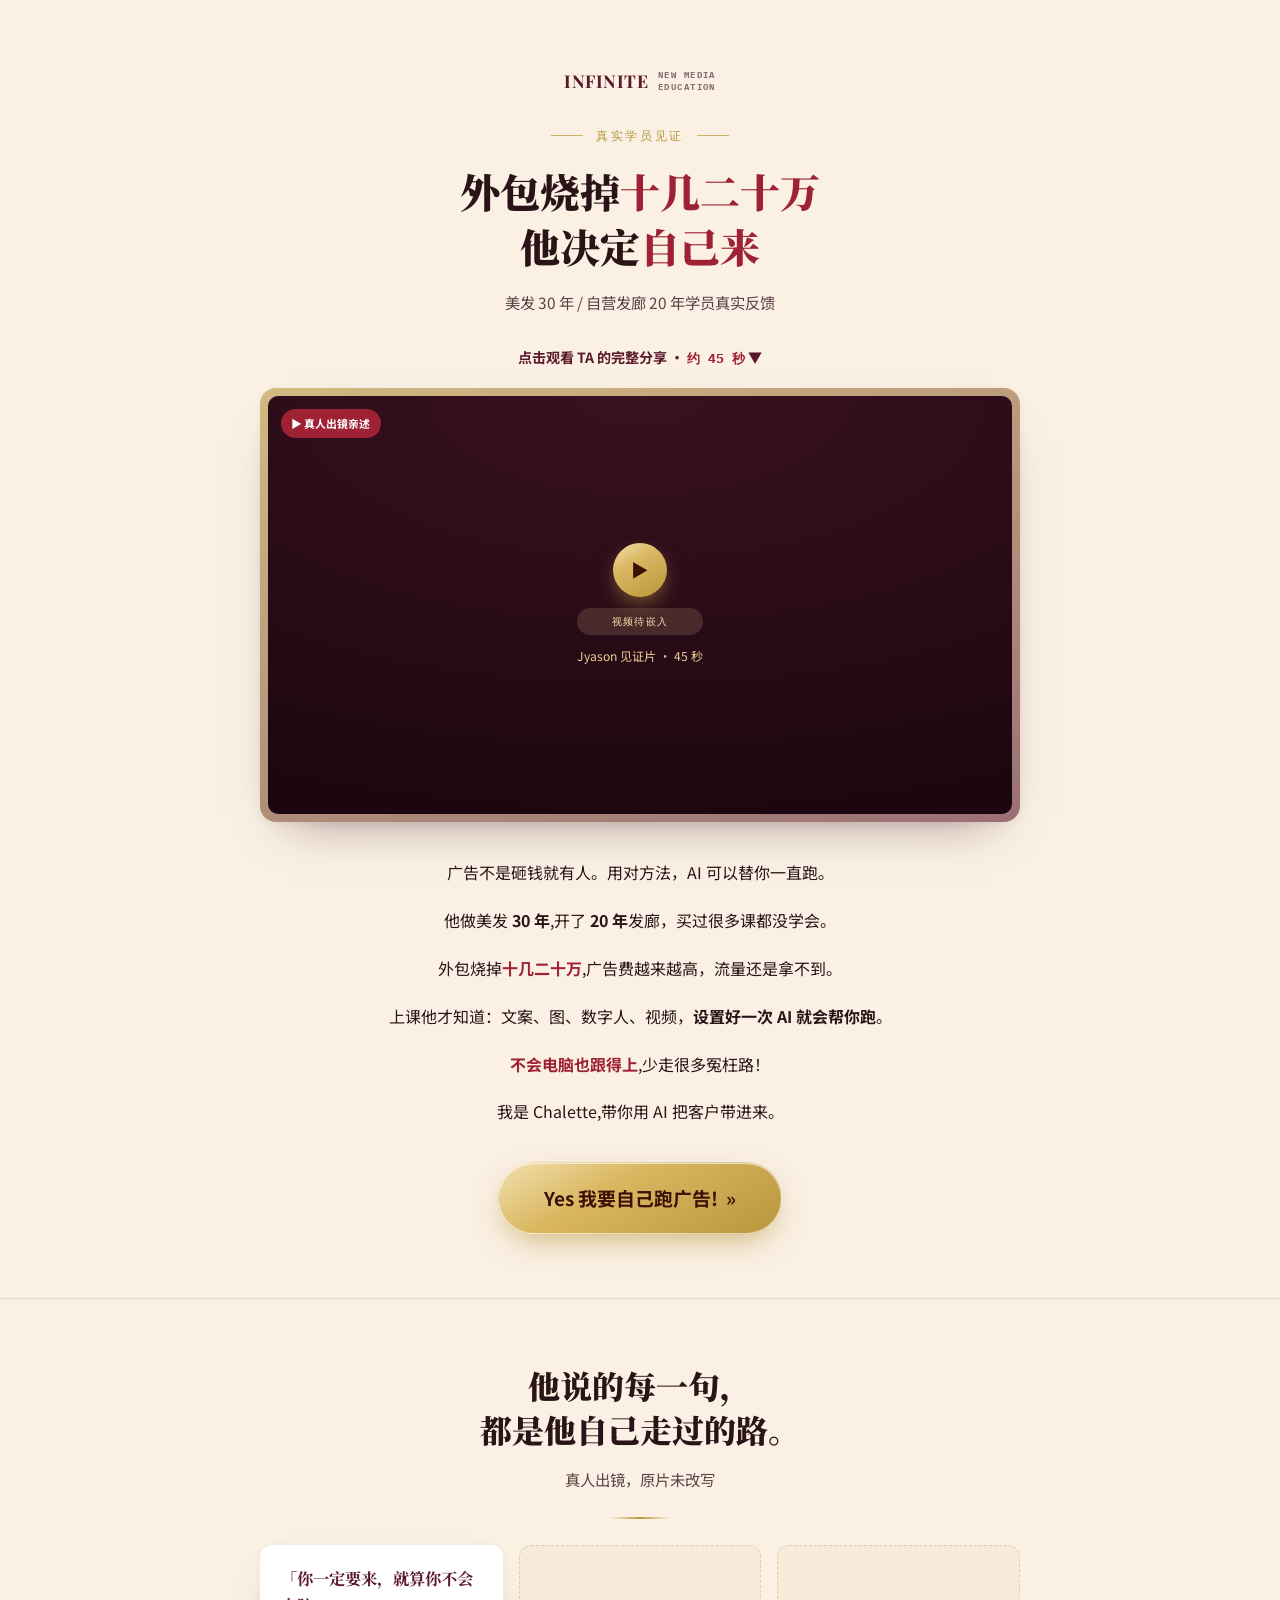
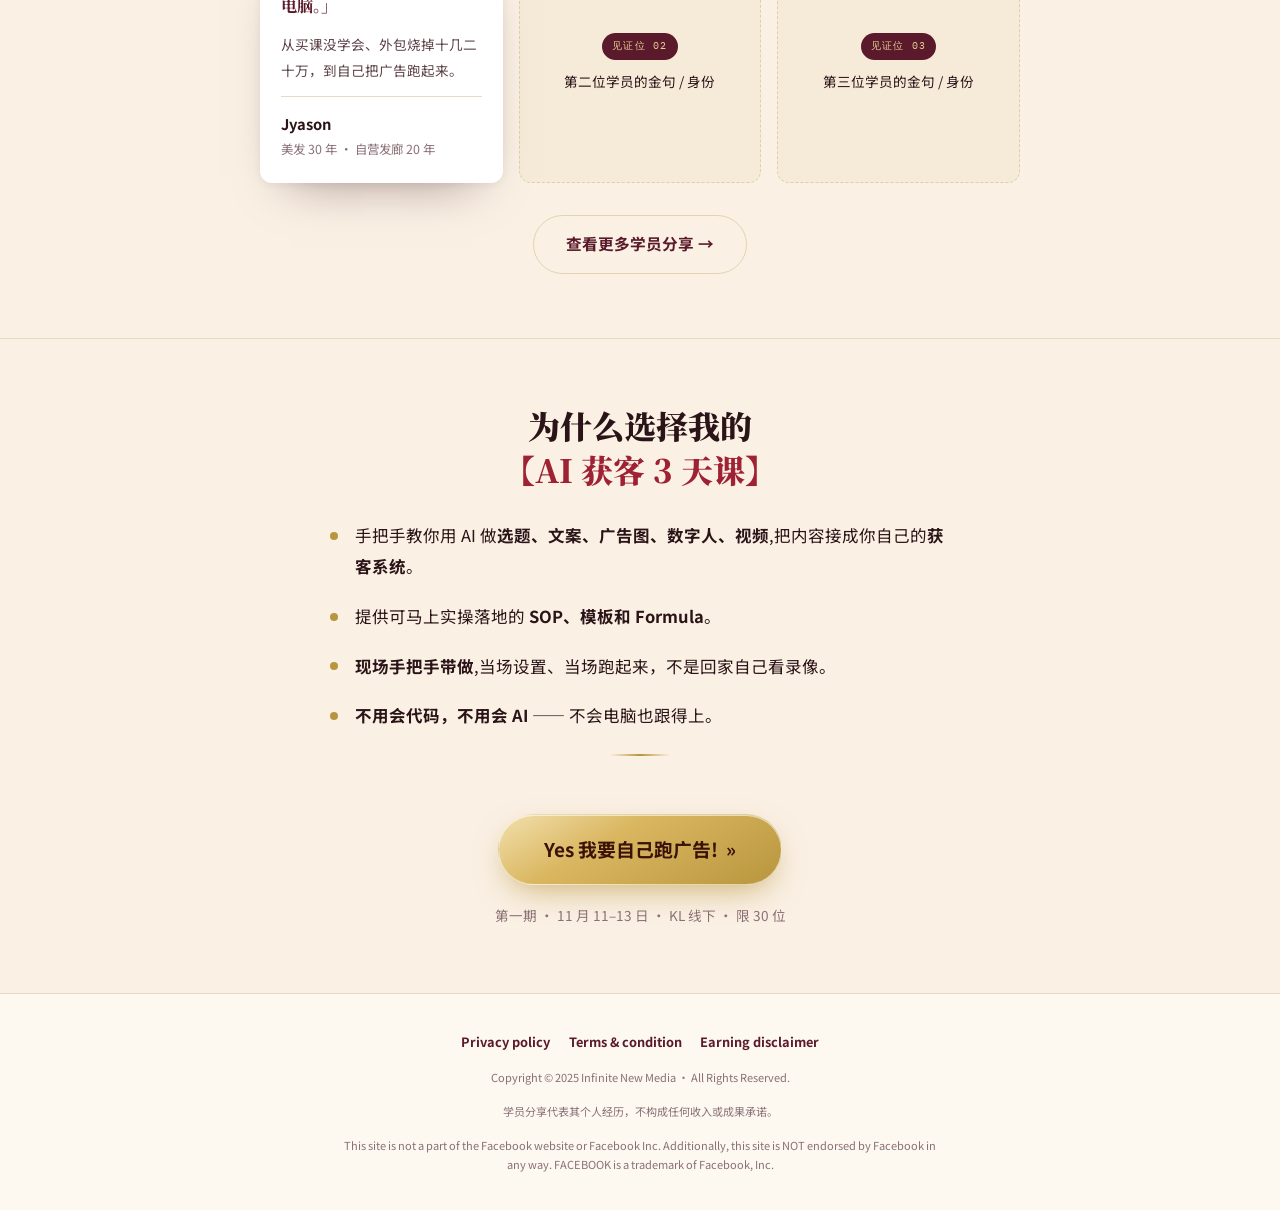
<file: docs/landing.html>
<!doctype html>
<html lang="zh-CN">
<head>
<meta charset="utf-8">
<meta name="viewport" content="width=device-width, initial-scale=1">
<title>Jyason 的 45 秒</title>
<meta name="description" content="真实学员见证：外包烧掉十几二十万之后，一个开了 20 年发廊的老板决定自己来。">
<link rel="preconnect" href="https://fonts.googleapis.com">
<link rel="preconnect" href="https://fonts.gstatic.com" crossorigin>
<link rel="stylesheet" href="https://fonts.googleapis.com/css2?family=IBM+Plex+Mono:wght@400;500&family=Noto+Sans+SC:wght@400;500;700&family=Noto+Serif+SC:wght@700;900&family=Playfair+Display:wght@600;700&display=swap">
<style>
/* 结构 = students-review-page | 视觉 = Chalette 品牌设计系统(ai.chaletteku.com) */
:root{
  --cream:#FAF0E4;
  --cream-2:#FDF8F0;
  --paper:#FFFFFF;
  --wine:#5A1A2B;
  --wine-deep:#2E0C17;
  --rouge:#9E2233;
  --gold:#B8963E;
  --gold-lite:#E8CF92;
  --gold-hi:#F3E0AE;
  --ink:#2B1418;
  --ink-2:#5C4247;
  --ink-3:#8A7076;
  --line:#E8D9C4;
  --line-gold:rgba(184,150,62,.32);
  --shadow:0 2px 8px rgba(46,12,23,.05), 0 24px 48px -30px rgba(46,12,23,.5);
  --grad-gold:linear-gradient(150deg,#F3E0AE 0%,#D9B65F 38%,#B8963E 100%);
  --max:760px;
}
*{box-sizing:border-box}
html{-webkit-text-size-adjust:100%;scroll-behavior:smooth}
body{
  margin:0;background:var(--cream);color:var(--ink);
  font-family:"Noto Sans SC",system-ui,-apple-system,"PingFang SC","Microsoft YaHei",sans-serif;
  font-size:clamp(15px,.5vw + 13.7px,16.5px);line-height:1.9;
  -webkit-font-smoothing:antialiased;text-align:center;
}
h1,h2{margin:0;font-family:"Noto Serif SC",Georgia,"Songti SC",serif;font-weight:900;text-wrap:balance;line-height:1.38}
h1{font-size:clamp(1.62rem,4.6vw,2.5rem)}
h2{font-size:clamp(1.35rem,3.6vw,2rem)}
p{margin:0}
a{color:inherit}
:focus-visible{outline:2px solid var(--gold);outline-offset:3px}

.wrap{width:min(100% - 2rem, var(--max));margin-inline:auto}
.band{padding-block:clamp(2.5rem,6vw,4rem)}
.hr{border:0;border-top:1px solid var(--line);margin:0}
.rule{width:60px;height:2px;margin:1.4rem auto;background:linear-gradient(90deg,transparent,var(--gold),transparent)}
.hl{color:var(--rouge)}
.dim{color:var(--ink-3)}
.small{font-size:.85rem}

/* 眉标 —— 文字 ——(ai.chaletteku.com 同款) */
.eyebrow{
  display:flex;align-items:center;justify-content:center;gap:.8rem;
  font-family:"IBM Plex Mono",ui-monospace,monospace;
  font-size:.73rem;letter-spacing:.22em;color:var(--gold);
}
.eyebrow::before,.eyebrow::after{content:"";height:1px;width:2rem;background:currentColor;opacity:.7}
.sub{margin-top:.9rem;color:var(--ink-2);font-size:clamp(.95rem,1.2vw,1.05rem)}

.logo{
  display:inline-flex;align-items:center;gap:.6rem;margin-bottom:1.7rem;
  font-family:"Playfair Display",Georgia,serif;font-weight:700;font-size:1.1rem;
  letter-spacing:.03em;color:var(--wine);
}
.logo i{
  font-family:"IBM Plex Mono",monospace;font-style:normal;font-size:.56rem;
  letter-spacing:.16em;line-height:1.3;color:var(--ink-3);text-align:left;
}

.watch{margin-top:1.7rem;font-size:.88rem;font-weight:700;color:var(--wine)}
.watch .tc{font-family:"IBM Plex Mono",monospace;color:var(--rouge);font-size:.82rem}

/* 视频 16:9,金框(ai.chaletteku.com 同款) */
.player{
  position:relative;margin:1rem auto 0;border-radius:16px;padding:8px;
  background:linear-gradient(160deg,rgba(184,150,62,.6),rgba(90,26,43,.6));
  box-shadow:var(--shadow);
}
.player-inner{
  position:relative;aspect-ratio:16/9;border-radius:10px;overflow:hidden;
  background:radial-gradient(120% 100% at 50% 0%,#3A1020 0%,#1C0710 100%);
  display:grid;place-content:center;gap:.7rem;padding:1.25rem;
}
.badge{position:absolute;top:.8rem;left:.8rem;background:var(--rouge);color:#fff;font-size:.68rem;font-weight:700;padding:.26rem .66rem;border-radius:999px}
.play{width:54px;height:54px;border-radius:50%;margin:0 auto;background:var(--grad-gold);color:#3A1208;display:grid;place-items:center;font-size:1.1rem;box-shadow:0 8px 22px -6px rgba(184,150,62,.8)}
.player-inner p{color:var(--gold-lite);font-size:.76rem;line-height:1.7}
.slot-tag{display:inline-block;font-family:"IBM Plex Mono",monospace;font-size:.65rem;letter-spacing:.12em;background:rgba(232,207,146,.16);color:var(--gold-hi);padding:.22rem .62rem;border-radius:999px}

/* 正文：一句一段 */
.voice{display:flex;flex-direction:column;gap:1.15rem;margin-top:2.2rem;font-size:clamp(1rem,1.2vw,1.1rem);line-height:1.85}
.voice b{font-weight:700}

/* CTA:金色渐变胶囊 */
.cta{
  display:inline-flex;align-items:center;gap:.6rem;margin-top:2.2rem;
  padding:1.05rem 2.8rem;border-radius:999px;text-decoration:none;
  background:var(--grad-gold);color:#3A1208;font-weight:700;
  font-size:clamp(1.02rem,1.6vw,1.18rem);
  border:1px solid rgba(255,255,255,.5);
  box-shadow:0 12px 32px -10px rgba(184,150,62,.75), inset 0 1px 0 rgba(255,255,255,.6);
  transition:transform .18s ease, box-shadow .18s ease;
}
.cta:hover{transform:translateY(-2px);box-shadow:0 18px 42px -12px rgba(184,150,62,.9), inset 0 1px 0 rgba(255,255,255,.6)}
.cta-ghost{
  display:inline-flex;align-items:center;gap:.5rem;margin-top:2rem;
  padding:.85rem 2rem;border-radius:999px;text-decoration:none;
  border:1.5px solid var(--line-gold);color:var(--wine);font-weight:700;font-size:.98rem;
  transition:background-color .18s ease,border-color .18s ease;
}
.cta-ghost:hover{background:rgba(184,150,62,.11);border-color:var(--gold)}

/* 好评卡 */
.reviews{display:grid;gap:1rem;margin-top:1.6rem;text-align:left}
@media (min-width:680px){.reviews{grid-template-columns:repeat(3,1fr)}}
.review{background:var(--paper);border-radius:12px;padding:1.3rem;box-shadow:var(--shadow);display:flex;flex-direction:column;gap:.8rem}
.review q{font-family:"Noto Serif SC",Georgia,serif;font-weight:700;font-size:1.02rem;line-height:1.65;color:var(--wine);quotes:"「" "」"}
.review .who{margin-top:auto;padding-top:.8rem;border-top:1px solid var(--line);display:flex;flex-direction:column}
.review .who b{font-size:.92rem}
.review .who span{font-size:.78rem;color:var(--ink-3)}
.review.empty{border:1.5px dashed var(--line-gold);box-shadow:none;background:rgba(184,150,62,.06);align-items:center;justify-content:center;text-align:center;min-height:170px;gap:.55rem}
.review.empty .slot-tag{background:var(--wine);color:var(--gold-lite)}

/* 为什么选 —— 金色圆点，绝对定位(不能用 flex,会把 <b> 拆成独立列) */
.why{margin:1.8rem auto 0;text-align:left;max-width:620px}
.why ul{margin:0;padding:0;list-style:none;display:flex;flex-direction:column;gap:1.15rem}
.why li{position:relative;padding-left:1.55rem;line-height:1.9}
.why li::before{content:"";position:absolute;left:0;top:.72em;width:8px;height:8px;border-radius:50%;background:var(--gold)}

footer{background:var(--cream-2);padding-block:2.25rem;border-top:1px solid var(--line)}
footer .links{display:flex;flex-wrap:wrap;gap:1.15rem;justify-content:center;font-size:.8rem;font-weight:700;color:var(--wine)}
footer .links a{text-decoration:none}
footer .links a:hover{text-decoration:underline;text-decoration-color:var(--gold)}
footer .fine{max-width:600px;margin:.9rem auto 0;font-size:.69rem;line-height:1.75;color:var(--ink-3)}

.rise{opacity:0;transform:translateY(14px);transition:opacity .6s ease,transform .6s ease}
.rise.in{opacity:1;transform:none}
@media (prefers-reduced-motion: reduce){
  html{scroll-behavior:auto}
  .rise{opacity:1;transform:none;transition:none}
  .cta{transition:none}
}
</style>
</head>
<body>

<!-- ============ 1 · HERO ============ -->
<section class="band wrap">

  <!-- LOGO 待换成 INFINITE 官方图档 -->
  <div class="logo">INFINITE<i>NEW MEDIA<br>EDUCATION</i></div>

  <p class="eyebrow">真实学员见证</p>

  <h1 style="margin-top:1rem">外包烧掉<span class="hl">十几二十万</span><br>他决定<span class="hl">自己来</span></h1>

  <p class="sub">美发 30 年 / 自营发廊 20 年学员真实反馈</p>

  <p class="watch">点击观看 TA 的完整分享 · <span class="tc">约 45 秒</span> ▼</p>

  <!-- 视频位：整段换成 <iframe> 或 <video> -->
  <div class="player">
    <div class="player-inner">
      <span class="badge">▶ 真人出镜亲述</span>
      <span class="play" aria-hidden="true">▶</span>
      <span class="slot-tag">视频待嵌入</span>
      <p>Jyason 见证片 · 45 秒</p>
    </div>
  </div>

  <div class="voice">
    <p>广告不是砸钱就有人。用对方法，AI 可以替你一直跑。</p>
    <p>他做美发 <b>30 年</b>,开了 <b>20 年</b>发廊，买过很多课都没学会。</p>
    <p>外包烧掉<b class="hl">十几二十万</b>,广告费越来越高，流量还是拿不到。</p>
    <p>上课他才知道：文案、图、数字人、视频，<b>设置好一次 AI 就会帮你跑</b>。</p>
    <p><b class="hl">不会电脑也跟得上</b>,少走很多冤枉路！</p>
    <p>我是 Chalette,带你用 AI 把客户带进来。</p>
  </div>

  <!-- CTA 链接待填：GHL Funnel -->
  <a class="cta" href="#why">Yes 我要自己跑广告! &nbsp;»</a>
</section>

<hr class="hr">

<!-- ============ 2 · 学员好评 ============ -->
<section class="band wrap">
  <h2>他说的每一句，<br>都是他自己走过的路。</h2>
  <p class="sub">真人出镜，原片未改写</p>
  <div class="rule"></div>

  <div class="reviews rise">
    <div class="review">
      <q>你一定要来，就算你不会电脑。</q>
      <p class="small" style="color:var(--ink-2)">从买课没学会、外包烧掉十几二十万，到自己把广告跑起来。</p>
      <div class="who"><b>Jyason</b><span>美发 30 年 · 自营发廊 20 年</span></div>
    </div>
    <div class="review empty">
      <span class="slot-tag">见证位 02</span>
      <p class="small">第二位学员的金句 / 身份</p>
    </div>
    <div class="review empty">
      <span class="slot-tag">见证位 03</span>
      <p class="small">第三位学员的金句 / 身份</p>
    </div>
  </div>

  <!-- 链接待填 -->
  <a class="cta-ghost" href="#">查看更多学员分享 →</a>
</section>

<hr class="hr">

<!-- ============ 3 · 为什么选这堂课 ============ -->
<section class="band wrap" id="why">
  <h2>为什么选择我的<br><span class="hl">【AI 获客 3 天课】</span></h2>

  <div class="why">
    <ul>
      <li>手把手教你用 AI 做<b>选题、文案、广告图、数字人、视频</b>,把内容接成你自己的<b>获客系统</b>。</li>
      <li>提供可马上实操落地的 <b>SOP、模板和 Formula</b>。</li>
      <li><b>现场手把手带做</b>,当场设置、当场跑起来，不是回家自己看录像。</li>
      <li><b>不用会代码，不用会 AI</b> —— 不会电脑也跟得上。</li>
    </ul>
  </div>

  <div class="rule"></div>

  <!-- CTA 链接待填：GHL Funnel -->
  <a class="cta" href="#">Yes 我要自己跑广告! &nbsp;»</a>
  <p class="small dim" style="margin-top:1.1rem">第一期 · 11 月 11–13 日 · KL 线下 · 限 30 位</p>
</section>

<footer>
  <div class="wrap">
    <div class="links">
      <a href="#">Privacy policy</a>
      <a href="#">Terms &amp; condition</a>
      <a href="#">Earning disclaimer</a>
    </div>
    <p class="fine">Copyright © 2025 Infinite New Media · All Rights Reserved.</p>
    <p class="fine">学员分享代表其个人经历，不构成任何收入或成果承诺。</p>
    <p class="fine">This site is not a part of the Facebook website or Facebook Inc. Additionally, this site is NOT endorsed by Facebook in any way. FACEBOOK is a trademark of Facebook, Inc.</p>
  </div>
</footer>

<script>
(function(){
  var risers = document.querySelectorAll('.rise');
  if (window.matchMedia('(prefers-reduced-motion: reduce)').matches || !('IntersectionObserver' in window)) {
    risers.forEach(function(el){ el.classList.add('in') });
    return;
  }
  var io = new IntersectionObserver(function(es){
    es.forEach(function(e){ if (e.isIntersecting){ e.target.classList.add('in'); io.unobserve(e.target) } })
  }, { rootMargin:'0px 0px -8% 0px' });
  risers.forEach(function(el){ io.observe(el) });
})();
</script>

</body>
</html>
</file>
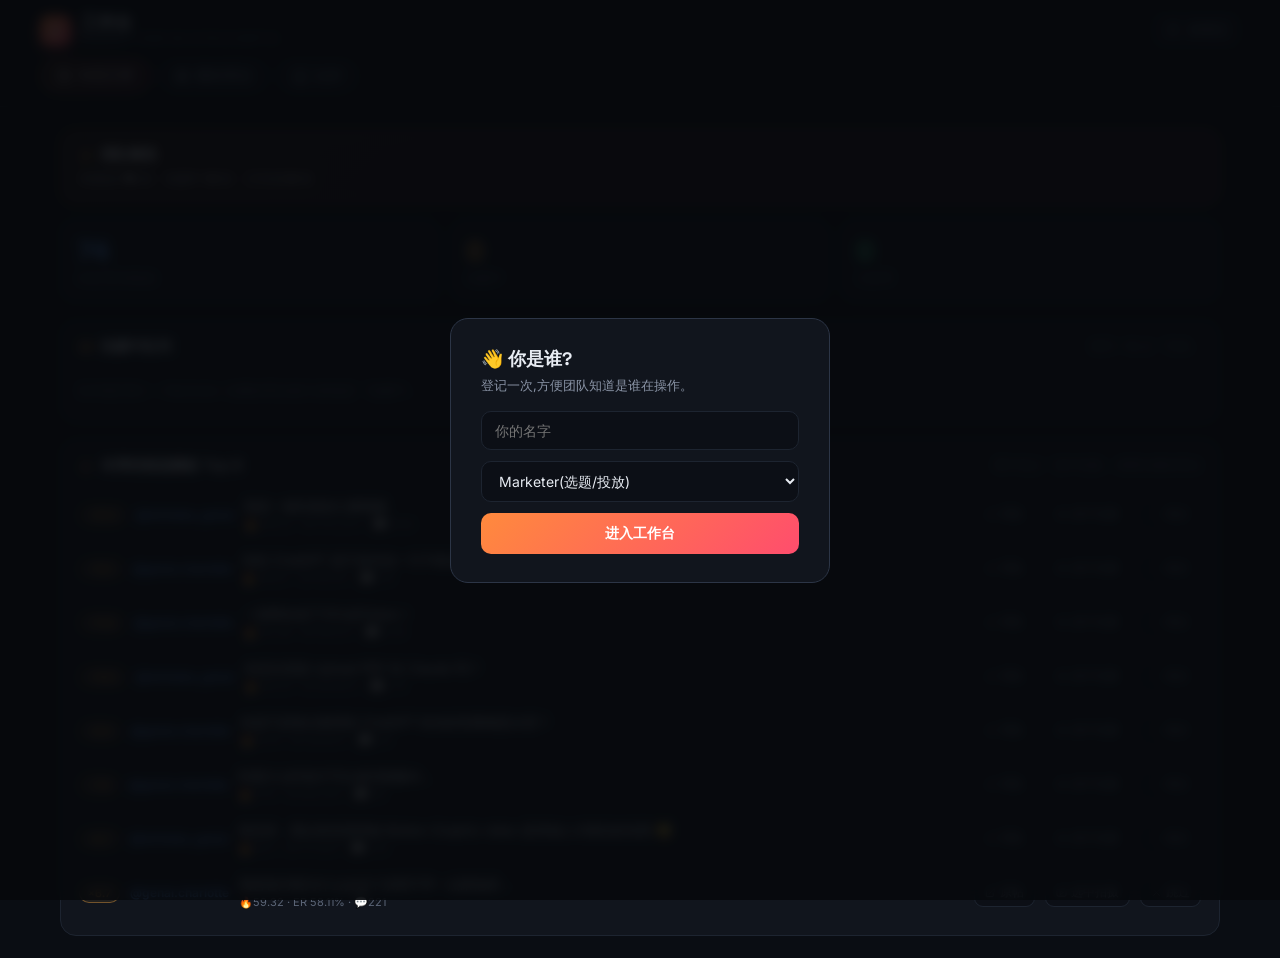
<file: docs/team.html>
<!DOCTYPE html>
<html lang="zh">
<head>
<meta charset="utf-8">
<meta name="viewport" content="width=device-width, initial-scale=1">
<meta name="robots" content="noindex">
<title>工作台</title>
<link rel="preconnect" href="https://fonts.googleapis.com">
<link rel="preconnect" href="https://fonts.gstatic.com" crossorigin>
<link href="https://fonts.googleapis.com/css2?family=Inter:wght@400;500;600;700&family=Space+Grotesk:wght@500;600;700&display=swap" rel="stylesheet">
<style>
  :root {
    --bg:#0a0d13; --card:#11151d; --card-hi:#151a24; --border:#1d2430; --border-hi:#2c3546;
    --text:#e8ecf3; --muted:#8a94a6; --faint:#5b6577; --accent:#5ea1ff; --green:#3fd68f;
    --orange:#f0a33f; --pink:#ff6b9d; --red:#ff5c5c; --fire1:#ff8a3d; --fire2:#ff4d6d;
    --font:'Inter',-apple-system,'Segoe UI','PingFang SC','Microsoft YaHei',sans-serif;
    --disp:'Space Grotesk','Inter','PingFang SC','Microsoft YaHei',sans-serif;
  }
  * { box-sizing:border-box; margin:0; padding:0; }
  body { background:var(--bg); color:var(--text); font-family:var(--font); -webkit-font-smoothing:antialiased; }
  ::selection { background:rgba(94,161,255,.3); }
  ::-webkit-scrollbar { width:10px; } ::-webkit-scrollbar-thumb { background:#232c3b; border-radius:8px; }
  :focus-visible { outline:2px solid var(--accent); outline-offset:2px; border-radius:6px; }
  .ic { width:14px; height:14px; stroke:currentColor; stroke-width:2; stroke-linecap:round; stroke-linejoin:round; fill:none; flex:none; }

  header { position:sticky; top:0; z-index:50; background:rgba(10,13,19,.86);
    backdrop-filter:blur(14px); border-bottom:1px solid var(--border); padding:13px 20px; }
  .hrow { display:flex; flex-wrap:wrap; gap:10px; align-items:center; max-width:1200px; margin:0 auto; }
  .brand { display:flex; align-items:center; gap:10px; margin-right:auto; }
  .mark { width:31px; height:31px; border-radius:9px; display:grid; place-items:center;
    background:linear-gradient(135deg,var(--fire1),var(--fire2)); box-shadow:0 4px 16px rgba(255,92,80,.35); }
  .mark .ic { width:17px; height:17px; color:#fff; }
  h1 { font-family:var(--disp); font-size:16.5px; font-weight:700; line-height:1.15; }
  h1 small { display:block; color:var(--faint); font-family:var(--font); font-weight:400; font-size:10.5px; }
  .me { display:flex; align-items:center; gap:8px; font-size:13px; color:var(--muted); cursor:pointer;
    background:var(--card); border:1px solid var(--border); border-radius:10px; padding:7px 12px;
    transition:border-color .18s; }
  .me:hover { border-color:var(--border-hi); }
  .me b { color:var(--text); }

  nav { display:flex; gap:7px; max-width:1200px; margin:12px auto 0; flex-wrap:wrap; }
  .ntab { display:inline-flex; align-items:center; gap:7px; background:var(--card);
    border:1px solid var(--border); border-radius:999px; padding:7px 16px; font-size:13.5px;
    color:var(--muted); cursor:pointer; user-select:none; transition:all .18s; }
  .ntab:hover { border-color:var(--border-hi); color:var(--text); }
  .ntab.on { color:var(--text); background:linear-gradient(135deg,rgba(255,138,61,.15),rgba(255,77,109,.15));
    border-color:rgba(255,120,90,.45); }

  main { max-width:1200px; margin:22px auto; padding:0 20px; }
  .page { display:none; } .page.on { display:block; }

  .stats { display:flex; gap:10px; flex-wrap:wrap; margin-bottom:18px; }
  .stat { flex:1; min-width:130px; background:var(--card); border:1px solid var(--border);
    border-radius:14px; padding:14px 16px; }
  .stat .v { font-family:var(--disp); font-size:26px; font-weight:700; font-variant-numeric:tabular-nums; }
  .stat .l { color:var(--faint); font-size:12px; margin-top:2px; }
  .stat.sh .v { color:var(--orange); } .stat.dn .v { color:var(--green); } .stat.pd .v { color:var(--accent); }

  section { background:var(--card); border:1px solid var(--border); border-radius:16px;
    padding:16px 18px; margin-bottom:16px; }
  section h2 { font-size:14px; font-weight:600; display:flex; align-items:center; gap:8px; margin-bottom:12px; }
  section h2 .ic { color:var(--orange); }
  section h2 small { color:var(--faint); font-weight:400; font-size:11.5px; margin-left:auto; }
  .row { display:flex; align-items:center; gap:10px; padding:10px 0; border-top:1px solid var(--border);
    font-size:13px; flex-wrap:wrap; }
  .row .hookline { flex:1; min-width:200px; color:var(--text); overflow:hidden; text-overflow:ellipsis;
    white-space:nowrap; }
  .row .hookline small { color:var(--faint); display:block; font-size:11px; margin-top:1px; }
  .row .who2 { color:var(--accent); text-decoration:none; font-weight:600; font-size:12px; white-space:nowrap; }
  .xb { font-family:var(--disp); font-weight:600; font-size:11px; color:var(--orange);
    border:1px solid rgba(240,163,63,.4); background:rgba(240,163,63,.07); border-radius:99px;
    padding:2px 8px; white-space:nowrap; }
  .pill { display:inline-flex; align-items:center; gap:4px; background:#0c0f16; color:var(--muted);
    border:1px solid var(--border); border-radius:9px; padding:5.5px 10px; font-size:11.5px;
    cursor:pointer; text-decoration:none; font-family:var(--font); transition:all .18s; white-space:nowrap; }
  .pill .ic { width:11px; height:11px; }
  .pill:hover { color:var(--accent); border-color:rgba(94,161,255,.5); }
  .pill.ok:hover { color:var(--green); border-color:rgba(63,214,143,.5); }
  .pill.bad:hover { color:var(--red); border-color:rgba(255,92,92,.5); }
  .none { color:var(--faint); font-size:13px; padding:14px 0 6px; }

  .act { display:flex; gap:9px; padding:7px 0; border-top:1px solid var(--border);
    font-size:12.5px; color:var(--muted); }
  .act time { color:var(--faint); font-variant-numeric:tabular-nums; white-space:nowrap; }
  .act b { color:var(--text); font-weight:600; }
  .act .to { color:var(--orange); }

  #radarWrap { height:calc(100vh - 150px); min-height:500px; border:1px solid var(--border);
    border-radius:16px; overflow:hidden; }
  #radarWrap iframe { width:100%; height:100%; border:0; }

  .sop { max-width:820px; }
  .sop h3 { font-size:15px; margin:22px 0 10px; display:flex; gap:8px; align-items:center; }
  .sop h3 .ic { color:var(--orange); }
  .sop ol { margin:0 0 8px 22px; color:var(--muted); font-size:13.5px; line-height:1.9; }
  .sop ol b { color:var(--text); }
  .sop p { color:var(--muted); font-size:13px; line-height:1.7; margin-bottom:6px; }
  .sop table { border-collapse:collapse; font-size:13px; margin:8px 0; }
  .sop td, .sop th { border:1px solid var(--border); padding:7px 14px; color:var(--muted); }
  .sop th { color:var(--text); background:var(--card-hi); }

  #mission { border:1px solid rgba(255,120,90,.35); border-radius:16px; padding:15px 18px;
    margin-bottom:14px; background:linear-gradient(135deg,rgba(255,138,61,.10),rgba(255,77,109,.10)); }
  #mission .mt { font-weight:600; font-size:14px; display:flex; gap:8px; align-items:center; }
  #mission .mt .ic { color:var(--orange); }
  #mission .md { color:var(--muted); font-size:12.5px; margin-top:5px; line-height:1.6; }
  #mission .md b { color:var(--text); font-family:var(--disp); }
  #overlay { position:fixed; inset:0; background:rgba(6,8,12,.88); backdrop-filter:blur(6px);
    z-index:200; display:none; place-items:center; }
  #overlay.show { display:grid; }
  .obox { background:var(--card); border:1px solid var(--border-hi); border-radius:18px;
    padding:28px 30px; width:min(92vw,380px); }
  .obox h2 { font-family:var(--disp); font-size:18px; margin-bottom:6px; }
  .obox p { color:var(--muted); font-size:13px; margin-bottom:16px; }
  .obox input, .obox select { width:100%; background:#0c0f16; color:var(--text);
    border:1px solid var(--border); border-radius:10px; padding:10px 13px; font-size:14px;
    font-family:var(--font); margin-bottom:11px; }
  .obox input:focus, .obox select:focus { border-color:var(--accent); outline:none; }
  .obox button { width:100%; background:linear-gradient(135deg,var(--fire1),var(--fire2));
    color:#fff; border:0; border-radius:10px; padding:11px; font-size:14px; font-weight:600;
    font-family:var(--font); cursor:pointer; }
  .obox button:active { transform:scale(.98); }

  #toast { position:fixed; bottom:26px; left:50%; transform:translateX(-50%) translateY(8px);
    background:var(--card-hi); border:1px solid var(--border-hi); border-radius:11px;
    padding:11px 20px; font-size:13px; display:none; z-index:300; opacity:0;
    box-shadow:0 12px 32px rgba(0,0,0,.5); transition:opacity .2s, transform .2s; }
  #toast.show { display:block; opacity:1; transform:translateX(-50%) translateY(0); }
  @media (prefers-reduced-motion: reduce) { * { animation:none!important; transition:none!important; } }
</style>
</head>
<body>
<svg style="display:none" xmlns="http://www.w3.org/2000/svg">
  <symbol id="i-flame" viewBox="0 0 24 24"><path d="M8.5 14.5A2.5 2.5 0 0 0 11 12c0-1.38-.5-2-1-3-1.072-2.143-.224-4.054 2-6 .5 2.5 2 4.9 4 6.5 2 1.6 3 3.5 3 5.5a7 7 0 1 1-14 0c0-1.153.433-2.294 1-3a2.5 2.5 0 0 0 2.5 2.5z"/></symbol>
  <symbol id="i-user" viewBox="0 0 24 24"><path d="M19 21v-2a4 4 0 0 0-4-4H9a4 4 0 0 0-4 4v2"/><circle cx="12" cy="7" r="4"/></symbol>
  <symbol id="i-clock" viewBox="0 0 24 24"><circle cx="12" cy="12" r="10"/><path d="M12 6v6l4 2"/></symbol>
  <symbol id="i-check" viewBox="0 0 24 24"><path d="M20 6 9 17l-5-5"/></symbol>
  <symbol id="i-x" viewBox="0 0 24 24"><path d="M18 6 6 18"/><path d="m6 6 12 12"/></symbol>
  <symbol id="i-ext" viewBox="0 0 24 24"><path d="M15 3h6v6"/><path d="M10 14 21 3"/><path d="M18 13v6a2 2 0 0 1-2 2H5a2 2 0 0 1-2-2V8a2 2 0 0 1 2-2h6"/></symbol>
  <symbol id="i-video" viewBox="0 0 24 24"><path d="m10 8 6 4-6 4Z"/><rect x="2" y="4" width="20" height="16" rx="3"/></symbol>
  <symbol id="i-book" viewBox="0 0 24 24"><path d="M4 19.5A2.5 2.5 0 0 1 6.5 17H20"/><path d="M6.5 2H20v20H6.5A2.5 2.5 0 0 1 4 19.5v-15A2.5 2.5 0 0 1 6.5 2z"/></symbol>
  <symbol id="i-radar" viewBox="0 0 24 24"><path d="M19.07 4.93A10 10 0 0 0 6.99 3.34"/><path d="M4 6h.01"/><path d="M2.29 9.62A10 10 0 1 0 21.31 8.35"/><path d="M16.24 7.76A6 6 0 1 0 8.23 16.67"/><path d="M12 18h.01"/><path d="M17.99 11.66A6 6 0 0 1 15.77 16.67"/><circle cx="12" cy="12" r="2"/><path d="m13.41 10.59 5.66-5.66"/></symbol>
  <symbol id="i-arrow" viewBox="0 0 24 24"><path d="M5 12h14"/><path d="m12 5 7 7-7 7"/></symbol>
</svg>
<header>
  <div class="hrow">
    <div class="brand">
      <div class="mark"><svg class="ic"><use href="#i-flame"/></svg></div>
      <h1>工作台<small id="updated"></small></h1>
    </div>
    <div class="me" id="meBtn" title="点击修改身份">
      <svg class="ic"><use href="#i-user"/></svg><span id="meLabel">未登记</span>
    </div>
  </div>
  <nav>
    <div class="ntab on" data-p="work"><svg class="ic"><use href="#i-clock"/></svg>今日工作</div>
    <div class="ntab" data-p="radar"><svg class="ic"><use href="#i-radar"/></svg>爆款雷达</div>
    <div class="ntab" data-p="sop"><svg class="ic"><use href="#i-book"/></svg>SOP</div>
  </nav>
</header>
<main>
  <div class="page on" id="p-work">
    <div id="mission"></div>
    <div class="stats">
      <div class="stat pd"><div class="v" id="stPending">–</div><div class="l">未处理(待挑选)</div></div>
      <div class="stat sh"><div class="v" id="stShoot">–</div><div class="l">拍摄中</div></div>
      <div class="stat dn"><div class="v" id="stDone">–</div><div class="l">已处理</div></div>
    </div>
    <section id="secShoot">
      <h2><svg class="ic"><use href="#i-video"/></svg>拍摄中队列<small>做完一条,点「完成」</small></h2>
      <div id="shootList"></div>
    </section>
    <section id="secPick">
      <h2><svg class="ic"><use href="#i-flame"/></svg>本周待挑选爆款 Top 8<small>看中就点「选中拍摄」,细看去爆款雷达</small></h2>
      <div id="pickList"></div>
    </section>
  </div>
  <div class="page" id="p-radar"><div id="radarWrap"></div></div>
  <div class="page sop" id="p-sop">
    <section>
      <h3><svg class="ic"><use href="#i-flame"/></svg>SOP-01 · Marketer 每周选题流程(周一,约30分钟)</h3>
      <ol>
        <li>打开<b>爆款雷达</b>,点快筛「<b>真爆款 ×2+</b>」+「<b>近7天</b>」</li>
        <li>看「爆款热词」确认本周主题方向(热词越多的主题越优先)</li>
        <li>挑 <b>3–5 条</b>适合改编的。标准:话题跟我们相关 / Hook 可复制 / 我们拍得出来</li>
        <li>每条点「<b>Brief</b>」复制 → 发到拍摄群</li>
        <li>把选中的卡片<b>拖到「拍摄中」</b></li>
        <li>明显不适合的拖「跳过」,保持未处理越少越好</li>
      </ol>
    </section>
    <section>
      <h3><svg class="ic"><use href="#i-video"/></svg>SOP-02 · Content Creator 拍摄改编流程(每条 ≤1天)</h3>
      <ol>
        <li>打开工作台「<b>今日工作</b>」,看拍摄中队列,从最旧的开始</li>
        <li>打开原帖看 <b>3 遍</b>:第1遍看整体 / 第2遍拆 Hook(前3秒为什么让人停下) / 第3遍记结构(几个镜头、什么节奏)</li>
        <li><b>改编不照抄</b>:换成我们的案例、口吻、行业。保留结构,替换内容</li>
        <li>拍摄 → 剪辑。<b>前3秒必须有钩子</b>,字幕开头即出</li>
        <li>发布后回到工作台,该条点「<b>完成</b>」</li>
      </ol>
    </section>
    <section>
      <h3><svg class="ic"><use href="#i-book"/></svg>SOP-03 · 状态定义(团队统一语言)</h3>
      <table>
        <tr><th>状态</th><th>意思</th><th>谁负责改</th></tr>
        <tr><td>未处理</td><td>还没人筛选过</td><td>Marketer 每周清理</td></tr>
        <tr><td>拍摄中</td><td>已选中,正在改编/拍摄/剪辑</td><td>Marketer 选中时拖入</td></tr>
        <tr><td>已处理</td><td>已发布或已完成改编</td><td>Creator 完成时点</td></tr>
        <tr><td>跳过</td><td>不适合我们,不再考虑</td><td>任何人</td></tr>
      </table>
    </section>
    <section>
      <h3><svg class="ic"><use href="#i-radar"/></svg>SOP-04 · 看到「引流」标签的帖子怎么学</h3>
      <p>带「引流」标的帖子,重点<b>不是内容,是漏斗</b>。记录三件事:</p>
      <ol>
        <li>留言<b>关键词</b>是什么?(例:留言「Start」)</li>
        <li>送的<b>诱饵</b>是什么?(模板 / 课程 / 清单)</li>
        <li>之后导去<b>哪里</b>?(DM 自动回复 → 链接 → 报名页)</li>
      </ol>
      <p>好的打法直接抄结构,用我们的 GHL / ManyChat 实现。</p>
    </section>
    <section>
      <h3><svg class="ic"><use href="#i-user"/></svg>SOP-05 · 竞对名单管理(发现好账号就加进来)</h3>
      <ol>
        <li>打开 Supabase「<b>competitors</b>」表,加一行</li>
        <li><b>Username</b>:贴账号名或 IG <b>主页</b>链接都行(带 ?igsh= 参数没关系;不要贴帖子链接)</li>
        <li><b>Tracker</b>:选 IG Competitors 或 AI Competitors</li>
        <li><b>Active</b>:打勾✅ — <b>没勾不会抓</b></li>
        <li>每周一自动生效;停止追踪 = 取消勾,不用删行</li>
      </ol>
      <p>加账号的标准:跟我们领域相关 / 内容有爆款相 / 值得学。发现雷达里某账号长期没爆款,把它 Active 取消,腾出额度换新的。</p>
    </section>
    <section>
      <h3><svg class="ic"><use href="#i-user"/></svg>SOP-06 · 第一次设置 & 常见问题</h3>
      <ol>
        <li><b>登记身份:</b>第一次打开工作台会弹「你是谁」→ 输名字、选角色。这决定你看到的任务卡和排版</li>
        <li><b>直接改状态:</b>雷达里把卡片拖到上方分类,或用卡片下拉选。看到绿色 ✓ 就成了。<b>不需要输任何密钥</b> —— 这套系统天生只允许改状态,改不了别的数据,所以安全无需登录</li>
      </ol>
      <p><b>常见问题:</b></p>
      <table>
        <tr><th>现象</th><th>原因</th><th>解决</th></tr>
        <tr><td>改了状态没反应 / 报错</td><td>网络断了,或页面是旧版</td><td>刷新页面(Ctrl+Shift+R)再试</td></tr>
        <tr><td>队友改的状态我看不到</td><td>页面最多 10 分钟同步一次</td><td>刷新页面即可;自己的改动是即时的</td></tr>
        <tr><td>网页打不开 / 数据是空的</td><td>每周自动更新那天可能还在跑</td><td>等 1 小时后再开;还不行找老板看 GitHub Actions</td></tr>
      </table>
      <p>状态存在云端(Supabase),换电脑、关机都不会丢,全团队实时共享。</p>
    </section>
  </div>
</main>
<div id="overlay"><div class="obox">
  <h2>👋 你是谁?</h2>
  <p>登记一次,方便团队知道是谁在操作。</p>
  <input id="oName" placeholder="你的名字" maxlength="20">
  <select id="oRole">
    <option value="Marketer">Marketer(选题/投放)</option>
    <option value="Content Creator">Content Creator(拍摄/剪辑)</option>
    <option value="Boss">Boss</option>
  </select>
  <button id="oSave">进入工作台</button>
</div></div>
<div id="toast"></div>
<script id="data" type="application/json">[{"id": "DaNeP7tTtCR", "tracker": "AI广告成本减半实战营 竞对", "competitor": "nicholas_genai", "caption": "我把一镜到底的口播视频\n变成了多机位专业制作 😳\n\n不用请摄影师\n不用架多台摄影机\n一个 Prompt 就搞定\n\nAI 帮我模拟正面、侧面\n连眼神都修正好\n确保每个角度我都在看镜头\n\n背景风格我自己选\n暗色播客风、科技RGB风、自然居家风\n随便换\n\n但其实最想跟你说的是——\n\n工具一直都在那里\n真正难的是你愿不愿意去试\n\n不需要会剪辑\n不需要懂摄影\n你只需要敢去玩\n\n评论「flow」我发你完整 Prompt 👇\n拿去之后，玩出你自己的花样", "transcript": "你現在看到這個video是AI幫我撿的我什麼都沒有做而且是完全免費的來我教你第一步我們去google我們找這個網址LabsGoogle然後點這個Try on me now這裡你上傳一個你的video然後輸入這個prome然後點擊聲稱它就會自動把你再成一個已經完全added好的video而且最重要是完全免費如果你還有什麼不明白可以在comment section打一個vlog我把這個prome放給你", "brk": "Hook类型: 身份共鸣  \n结构: 工具介绍 → 变换方式 → 鼓励尝试  \n为什么火: 通过简单有趣的方式，让观众看到AI的强大与便捷。  \n改编角度: 强调在课程中如何利用AI工具，无需基础知识即可创作高质量内容。", "tags": "", "bait": false, "type": "Video", "likes": 8679, "comments": 19635, "er": 175.25, "followers": 16156, "date": "2026-06-30", "url": "https://www.instagram.com/p/DaNeP7tTtCR/", "video": true, "ratio": 0, "score": 418.32, "status": "未处理", "x": 31.3}, {"id": "DbN2KnETWkE", "tracker": "AI广告成本减半实战营 竞对", "competitor": "nicholas_genai", "caption": "你还在直接 Upload PDF 给 Claude 吗？\n\n其实 PDF 对 AI 来说并不是最理想的格式。\n\nMicrosoft 有一个免费的开源工具 MarkItDown，可以把 PDF、Word、Excel、PowerPoint 等文件转换成干净的 Markdown，让 Claude 更容易理解内容，也更适合后续分析。\n\n如果你想看完整安装教学和使用方法，\n\n留言「MD」，我发给你。\n\n#ai工具 #claude #效率提升", "transcript": "不要再outloadPDF給clawd因為你每次這麼做他就是在浪費你的Docon一頁要花你1500到3000的Docon你知道1.20頁的PDF可能就會浪費掉你7萬粒的DoconMicrosoft這邊就其實有一個自己的免費工具專門解決這個問題因為PDF裡面有很多垃圾的資訊像牌把表格圖片格式clawd每次都要重新整理過一次這些內容不僅浪費你的Docon而且還可能影響回答的質量Microsoft這個工具叫market-down它可以把PDF,excel,vort,powerpoint一鍵轉換成乾淨的碼刀文件clawd本來就很擅長理解碼刀文字速度可以更快回答也可以更穩定更方便的是他現在還有MCP server連接clawd之後你上傳的文件他就會自動幫你轉換如果你不懂怎麼安裝你可以留言MD我把完整加成放給你", "brk": "Hook类型: 痛点直击  \n结构: PDF不适合AI → 使用MarkItDown转换 → 提升效率与质量  \n为什么火: 直击用户痛点，提供实际解决方案。  \n改编角度: 强调AI课程中如何优化内容格式，提升学习效果。", "tags": "ai工具, claude, 效率提升", "bait": true, "type": "Video", "likes": 5526, "comments": 5726, "er": 69.65, "followers": 16156, "date": "2026-07-21", "url": "https://www.instagram.com/p/DbN2KnETWkE/", "video": true, "ratio": 0, "score": 140.53, "status": "未处理", "x": 10.5}, {"id": "DaC0UfhsHNT", "tracker": "AI广告成本减半实战营 竞对", "competitor": "genai.charlotte", "caption": "你的 ChatGPT 是不是你说一它不敢说二？\n明明是来帮你的可是变成每次都在附和你的想法🙂‍↕️\n\n3步教你把它变聪明😎\n留言 “CHAT” 我发你完整教学哦！\n\n#ai #genai", "transcript": "我跟CHATGUPT講我今年32歲脊椎已經歪一邊了還可以去參加芭蕾舞比賽嘛結果還不講可以100%可以你的CHATGUPT是不是也是這樣你問他這個OK嗎他跟你講Good啊很好支持你你懷疑他多問他幾句他又馬上符合你講對對對你是對的這樣你是不是其實只是找一個人每天拍你的馬屁就夠其實這個真的不是你的問題因為他的Original setting本來就是要給你爽了這樣你才會繼續用它嗎不過其實你只需要做一件事就可以改變它回復你的方式三個步驟非常簡單我來教你Aloha這裡是shallot收藏起來不然我拍找不到第一步打開你的CHATGUPT去到setting然後找到personalization點custom instructions如果裡面有東西的話要先刪掉像我裡面沒有東西就直接把我整理好的prome丟進去在好了之後他會做到這事件事不再做應申從不會為了迎合你而講話第二他會challenge你的想法第三他會給你一些真的有用的response第四他會開始幫你做一些決定你看我現在問他一毛一樣的問題他不再跟我講100%可以沒問題而是會先去試跑然後直接跟我講哪裡有問題哪裡有風險這其實才是一個有用的AI應該要有的樣子嗎如果你也想要你的CHATGUPT不再拍你的馬屁的話留言CHAT我把prome發給你喔對喔如果你想要像我這樣學習怎樣用AI在網路上創業的話點我的bar yo了解看看", "brk": "", "tags": "ai, genai", "bait": true, "type": "Video", "likes": 5606, "comments": 11138, "er": 45.9, "followers": 36479, "date": "2026-06-26", "url": "https://www.instagram.com/p/DaC0UfhsHNT/", "video": true, "ratio": 0, "score": 106.97, "status": "未处理", "x": 12.1}, {"id": "DZw9FnUR-8w", "tracker": "AI广告成本减半实战营 竞对", "competitor": "genai.charlotte", "caption": "一招帮你省下70%的Token！\n全程不到5分钟🤪\n\nComment “MD” 我发你完整教学🫶🏻\n\n#genai #ai", "transcript": "Walk how 你们懂吗如果你还在把一整份的PDF直接丢进去clot去读你真的是在掃钱了你每次丢一份PDF进去clot就要把整个document重新整理一次那些排版乱掉的表格啊 图片啊全部乱七八糟的东西他都要读但单一面八了就已经吃掉你千古大三千个dokken了所以一份20面的PDF你连问题都还没有开始问希望dokken就已经稍稍掉啊你不信通没阿洛哈这里是sharlotte好消息你担心了这个问题Microsoft早就已经帮你解决了这个整期叫做markdown而且它是免费的目前在github上已经超过15万个星啊它可以把任何dokuments像是PDF Word Excel Powerpoint甚至连YouTube Video都可以一键帮你转成干净整齐的markdown这样一套操作下来直接帮你省了70%的boken而且clot回答的更准更厉害因为它本来就是吃几百万份的markdown长大的所以它对这个format超手机啊对啊 更爽的是它还附带了一个mcp server一般它接进去你的clot desktop之后每次Umroadokument它就自动帮你转成md file完全不需要你动手想要这个神奇的铃合完整教学的话comment 、md 我发给你如果你有兴趣想知道怎样用ai在网络创业的话点我的吧哟 了解看看", "brk": "", "tags": "genai, ai", "bait": true, "type": "Video", "likes": 6543, "comments": 10280, "er": 46.12, "followers": 36479, "date": "2026-06-19", "url": "https://www.instagram.com/p/DZw9FnUR-8w/", "video": true, "ratio": 0, "score": 102.48, "status": "未处理", "x": 11.6}, {"id": "Dap0sb8T9W5", "tracker": "AI广告成本减半实战营 竞对", "competitor": "nicholas_genai", "caption": "老实讲，我以前也觉得做 Motion Graphic video 是有钱人才能玩的东西 😅\n\n找人贵，沟通累，改稿改到想哭。\n\n后来发现 Google Flow 完全免费，我只需要拍素材，AI 帮我做完剩下的。\n\n你现在看到的这个 video，就是这样出来的。\n\n留言「Omni」，workflow 我私信发你 📩", "transcript": "你現在看到的這個影片是AI剪的免費不需要任何技巧而且小白也能做以前你要做這種魔術Graphic的影片要找會魔術Graphic的人要請剪接師現在根本都不需要而且 surprisingly 它很簡單來 首先我們打開LugrFloor然後點這個new project把你錄製好的視頻你丟進來點進你的視頻在edit 這邊Test你的prom 進去Prom Tips最好在你的prom 裡面加上你要台詞這樣它就比較不容易出錯如果你懶得寫prom你也可以留言omni我把我的prom 發給你還有還有如果你也好奇我為什麼會這麼多AI的東西你可以去看一下我的 bio", "brk": "Hook类型: 身份共鸣  \n结构: AI工具介绍 → 简化流程 → 轻松制作视频  \n为什么火: 通过强调AI简化视频制作，吸引了对技术门槛感到困惑的观众。  \n改编角度: 强调AI在在线课程制作中的应用，展示如何用AI工具快速生成优质教学内容。", "tags": "", "bait": true, "type": "Video", "likes": 1852, "comments": 4197, "er": 37.44, "followers": 16156, "date": "2026-07-11", "url": "https://www.instagram.com/p/Dap0sb8T9W5/", "video": true, "ratio": 0, "score": 89.4, "status": "未处理", "x": 6.7}, {"id": "DbC7EnRvlVX", "tracker": "AI广告成本减半实战营 竞对", "competitor": "genai.charlotte", "caption": "你是不是每次都埋怨 ChatGPT 给你的答案都是水货？\n那是因为你的 prompt 前面少放了这些字眼🤯！\n\n收藏起来💌 也记得分享给你的朋友看👇\n\n留言“50” 我把所有指令都发给你🫶🏻\n\n#genai #ai", "transcript": "CHERGY BITT 哪裡好用 每次都不在回答什麼的如果你覺得CHERGY BITT 根本不好用的話這樣一定是你沒有用這五個CHERGY BITT 的隱藏指令你知道嗎 你在換CHERGY BITT 東西的時候如果沒有先做好這個動作它的回答效果是只要你做對了這一步你就可以直接超越90%的人來 我教你阿洛哈 這裡是 Charlotte 書上起來幫我判找不到第一個 Slash Human你把這一個放在你的 Prom 前面你就會得到一個更像真人的回應第二個 Slash Odd Tree它會根據你的問題給出三個不同角度的答案第三 就是 Slash No Fluff它會幫你去掉那些廢話直接整理出重點給你第四 Slash 10 X Thing它會讓CHERGY BITT 變得更聰明在它回復之前會想得更深入最後一個就是 Slash Blind Spot它會主動找出那些可能被狐獵掉的盲點然後幫你全出重點讓你看到可能被狐獵掉的東西如果你覺得不夠的話我這裡其實還有五十個我整理好的隱藏指令我們五十 我把全部一次過發給你對 如果你也想要像我這樣學習怎樣用AI在網路上自由創業的話點問了吧", "brk": "Hook类型: 痛点直击  \n结构: 用户抱怨 → 提供指令 → 教会技巧  \n为什么火: 不仅解决了用户问题，还提供了实用技巧，激发互动。  \n改编角度: 针对AI课程，分享独特学习方法，提升课程实际效果。", "tags": "genai, ai", "bait": true, "type": "Video", "likes": 5985, "comments": 8115, "er": 38.65, "followers": 36479, "date": "2026-07-21", "url": "https://www.instagram.com/p/DbC7EnRvlVX/", "video": true, "ratio": 0, "score": 83.14, "status": "未处理", "x": 9.4}, {"id": "DZuGNpwtDkm", "tracker": "AI广告成本减半实战营 竞对", "competitor": "genai.charlotte", "caption": "到底什么时候才可以成功驯服AI...\n再这样下去...被驯服的应该是我😅😅\n\n#genai #ai #aicontentcreator", "transcript": "男生回頭轉身我的Dopin要燒完了 不要玩火了我們多久沒有見了應該五六年了來囉 坐著講啦我們多久沒有見了坐在椅子上應該五六年了就這樣子坐住很難嗎你覺得如果那時候他們有什麼問題就算是在這裡就算是在這裡如果那時候他們有出現的話那個路人站在那邊以前的事情就不要再講了Remove掉那個人你覺得如果那個時候把沒有關係的人Remove掉你覺得如果當時候那個人沒有出身我講Remove掉", "brk": "", "tags": "genai, ai, aicontentcreator", "bait": false, "type": "Video", "likes": 24006, "comments": 159, "er": 66.24, "followers": 36479, "date": "2026-06-18", "url": "https://www.instagram.com/p/DZuGNpwtDkm/", "video": true, "ratio": 0, "score": 67.12, "status": "未处理", "x": 7.6}, {"id": "DZ10bdtBFbV", "tracker": "AI广告成本减半实战营 竞对", "competitor": "genai.charlotte", "caption": "我爸爸问我为什么会这个东西不早一点跟他讲...\n害他每天花半天的时间在那边算这个算那个🫪🫪\n\n你们的生意还有什么是希望可以被 AI 代替的？\n可能会是我下一集的内容哦🤭\n\n#genai #ai #vibecoding", "transcript": "我爸爸沒有叫我做馬克定我自己要幫他做來這是我爸爸在學手錶所以給你們講傳統生意跟AI沒有關係今天我來帶你們看怎樣用五分鐘幫我爸爸的傳統生意用AI做出一個APP那你們看我爸爸現在還是手動記帳了那這樣子一記已經記了三十年沒有換過看我用五分鐘幫我爸爸做一個連老人家都會用的記帳APP好嘍哈嘍哈這裡是Sharon五分鐘到計時開始我爸爸是一個傳統中表演的老闆然後他每一天都是手動記帳他就剛才已經記了一個三十年左右沒有編過所以現在我想要你幫我用一個連五十歲的老人家都會用的記帳APP他可以清楚的記錄我爸爸每一天做了多少個班給人家做了多少班換了多少東西需要多少手錶賺了多少錢成本是多少最後的論譯是多少畫面要非常的乾淨簡單最主要是容易用容易用容易用開工來你們看就這樣子出來看上去就是一個超級簡單的沒有過多的東西取代的有賣東西的手錶然後有贓本超乾淨超容易用看我用五分鐘幫你們做你們的APP出來你今天賣了多少東西你就可以寫他你是賣手錶換電池還是什麼你就可以記錄多少錢在這邊你就在也不用自己寫了AI好嗎對雖然講AI不能在店裡坐著把你固定把你賣東西把你講話幫你幫顧客秀手錶可是AI可以大大的減少你每一天的工作量試想一下如果你有一個這樣子的APP來自動幫你記錄你的整一個帳號的話請問你一天可以寫下多少時間如果你想像我這樣學會怎樣用AI在網路上自由創業的話不妨點一下我的馬佑", "brk": "", "tags": "genai, ai, vibecoding", "bait": false, "type": "Video", "likes": 20977, "comments": 221, "er": 58.11, "followers": 36479, "date": "2026-06-21", "url": "https://www.instagram.com/p/DZ10bdtBFbV/", "video": true, "ratio": 0, "score": 59.32, "status": "未处理", "x": 6.7}, {"id": "Dbde8q6TR0G", "tracker": "AI广告成本减半实战营 竞对", "competitor": "nicholas_genai", "caption": "Google 最近上线了一大批免费 AI 工具。🤯\n\n我整理了 15 个最值得用的，包括 AI Coding、UI Design、Workflow、Marketing 等。\n\n留言 「Google」，我把完整名单、官方链接和 Guide 免费发给你\n\n#ai工具 #google", "transcript": "不要再花煙往前給AI其實Google這邊就已經有15個免費的工具一分錢都不用花效果一模一樣第一個Pomeli這個你只要輸入你自己的網站給它它就能自動的幫你生成整個Social Media Content而且操作很簡單第二個Stitch只要你給它你的BREADING GUTS LINE一句Prom它就能幫你設計APP或者網站的UI而且效果主題的好第三個Google OPPO這個就好玩了你不用會寫Code它是可以用拖拉的方式去建立自己的AIWolf Law第四個Ending Gravity如果你有在用Code Connect的客車這個你一定也會用操作大致的相同而且不花錢第五個Mixboard這一個有點像Kelva加Pintress它可以一次過三次很多AI的圖片它可以自由組合就搞到你滿意為止還有另外10個這個影片放附下你留言互哥我幫完整的名單和全部的Guide打給你", "brk": "", "tags": "ai工具, google", "bait": true, "type": "Video", "likes": 1311, "comments": 2521, "er": 23.72, "followers": 16156, "date": "2026-07-31", "url": "https://www.instagram.com/p/Dbde8q6TR0G/", "video": true, "ratio": 0, "score": 54.93, "status": "未处理", "x": 4.1}, {"id": "DaVNbcnRWnO", "tracker": "AI广告成本减半实战营 竞对", "competitor": "nicholas_genai", "caption": "Claude 可以装”技能”你知道吗？\n\n2个方法，新手也能装：\n\n1️⃣ 单个 Skill：GitHub 下载 ZIP → Upload\n2️⃣ 一次装很多：Customize → Plugin → 贴 URL\n\n单个 Skill 只能上传 ZIP\n但一整包可以直接贴链接\n这个很多人搞混咯\n\n整理了 5 个新手必装 Skill\n评论「skill」我发你 👇", "transcript": "你在online是不是看到很多人讲Cloud的这个sql好那个sql好但是从来没有人教过你怎么安装今天教你两个方法新手眼的关安装来第一个方法通常我们在计划上我们可以看到这个青色的按钮你点这个cord然后你download这个zip然后你回到你的cord网页版或者是desktop版的都可以你点这个customize然后你点sql然后这里有个add你这边可以看到一个upload sql你就把你刚才下载好的那个zip file丢过来它就会自动发展安装好了第二个方法是我们可以直接拿进号里面的url贴进我们的plugin同样我们是进customize然后我们可以看到这个plugins按这个加再点markets plus选第二个addreporturl贴进来然后你安心它就会出现在你的plugin这里我们可以点开它然后你按install就可以了我这里也整理了五个比较实用的Cloud sql如果你想要试一下你可以在评论区打sql我把那个链接发给你", "brk": "Hook类型: 痛点直击  \n结构: 教如何安装 → 提供方法 → 列出必装Skill  \n为什么火: 直接解决了新手面对复杂安装流程的困扰。  \n改编角度: 提供AI工具安装技巧与实用插件，鼓励学员分享需求以获得更多资源。", "tags": "", "bait": false, "type": "Video", "likes": 1539, "comments": 2134, "er": 22.73, "followers": 16156, "date": "2026-07-03", "url": "https://www.instagram.com/p/DaVNbcnRWnO/", "video": true, "ratio": 0, "score": 49.15, "status": "未处理", "x": 3.7}, {"id": "DZKH8qjwQ3R", "tracker": "AI广告成本减半实战营 竞对", "competitor": "genai.charlotte", "caption": "它到底什么时候才听得懂我的话😭😭\n\n#ai #genai #aigenerated", "transcript": "男女手牽著手 深情對世好久不見好久不見哈囉 我不是叫破手他們是情侶 不是兄弟慢慢牽起來深情對世喂 風冰軒我是不會給你強手發的啦 女生的手啊大哥 你要害我被BAN是嗎我是不會讓你強手發的把那個男主放回去啦我是不會讓你強手發的男惡 跑打著女主跑一起跑都煩了", "brk": "", "tags": "ai, genai, aigenerated", "bait": false, "type": "Video", "likes": 15493, "comments": 125, "er": 42.81, "followers": 36479, "date": "2026-06-04", "url": "https://www.instagram.com/p/DZKH8qjwQ3R/", "video": true, "ratio": 0, "score": 43.5, "status": "未处理", "x": 4.9}, {"id": "DbGOoz6PHvI", "tracker": "AI广告成本减半实战营 竞对", "competitor": "nicholas_genai", "caption": "30 天，10,000 Followers. 🎉\n\n谢谢每一个看过、留言、分享、收藏我影片的人。\n\n其实我还是每天都在学习、每天都在实验。\n\n希望接下来的内容，可以继续帮助更多 AI 小白。\n\n也谢谢大家一路陪我成长。❤️\n\n留言[30]我把浓缩精华给你们！\n\n#ai工具 #contentcreator #intagramtips", "transcript": "30天一個全新的帳號從0做到11000粉絲我是怎麼做到的你叫Niglas我本身不會拍攝 不會設計所以今天我不講廢話我會用我自己做Cast study把我這30天的完整流程一步一步教你們手第一步 起號剛注射的新ID可以先去Follow同領域的Cractor可以多跟他們互動演戰 留言都可以目的很簡單就是要讓整個帳號獲起來讓美達知道你的演算方式所以第二步 內容策劃讓他幫我規劃360天的Content Glender他會根據我個人的創作方向還有Arganish全部排好所以我就不需要每天去想拍什麼然後第三步就是生成文案Candle有了之後我會開多另外一個Chat把我這個專門做Script Prom放進來然後我只是把每天要拍的主題丟給這個Chat他就會幫我生成完整的戶加本跟Caption第四步 又是自動化可以用ManiChat Chat View去set你這些Hot to reply auto-de-en的這些Walkflow做的就是這四步規劃生成拆解 自動化這就是我30天從0長到11000粉的完整流程還有一些Pro tips是給留下來的觀眾小白最容易做的就是拆解跟你同領域大Crat的爆款視頻丟給AI去分析它的後放在哪裡它的CTA放在哪裡它這個Video給它關注什麼價值不是叫你抄是用同樣的架構去創作屬於你自己的盤本在這個Video裡面可能我會講得比較模糊因為它還有很多很小的細節但是我已經把它全部背好如果你想要更詳細的框架你可以留言30我發給你如果你好奇我為什麼會這麼多AI的東西你可以點我的BIO", "brk": "Hook类型: 痛点直击  \n结构: 从0到1万粉丝 → 分享30天完整流程 → 激励与支持AI小白  \n为什么火: 直接展示具体结果，吸引新手关注与参与。  \n改编角度: 将成功案例转化为系统化的AI课程，为学员提供详细实操指南。", "tags": "ai工具, contentcreator, intagramtips", "bait": true, "type": "Video", "likes": 1001, "comments": 1922, "er": 18.09, "followers": 16156, "date": "2026-07-22", "url": "https://www.instagram.com/p/DbGOoz6PHvI/", "video": true, "ratio": 0, "score": 41.89, "status": "未处理", "x": 3.1}, {"id": "DaiGYi-TYq-", "tracker": "AI广告成本减半实战营 竞对", "competitor": "nicholas_genai", "caption": "以前做一个网站，\n要找设计师、找工程师、找文案师。\n\n现在：\n\n✅ GPT 写文案\n✅ Claude Design 做设计 \n✅ Vercel 免费上线\n\n整个过程不用写一行代码。\n\n这支影片带你从 0 到上线，\n有手就会。\n\n想要完整 Step-by-Step Guide，\n留言 LIVE，\n我发给你。", "transcript": "今天教你怎麼用AI做網站一分錢都不用花走第一步我們先去到GPD把這個Prom放給它讓它幫你寫你網站的Copywriting第二步我們把剛才的武案丟給這個CopyDesign然後你就跟它講幫我設計一個Land in Pesh用這裡的文案如果你有喜歡的Reference你也可以直接丟給它像我這裡是直接Copy它的網址Pro Tips啊這裡的Prom你寫得越仔細它出來的效果就會越好做完之後你在這個Chat這邊叫CopyDesign給你HDML下載之後我們打開Versor這裡你要去註冊一個如果你沒有的話進來之後我們點這個Add NewsProject然後就把剛才下載的HDML直接拖進來這裡然後這裡你直接安Deploy等它這裡跑完就OK了現在你看到這個就是一個Live別人可以Access的一個網址如果是說你自己有Domain的話你也可以去Connect你自己的Domain如果你還有什麼不明白你需要Stand By Step的Guide你可以在評論區Comment Live我放給你", "brk": "Hook类型: 身份共鸣  \n结构: 利用AI工具 → 无需编程 → 网站上线  \n为什么火: 直击初学者的痛点，提供简单易懂的解决方案。  \n改编角度: 提供AI工具具体案例，帮助用户快速创建在线课程。", "tags": "", "bait": true, "type": "Video", "likes": 1307, "comments": 1819, "er": 19.35, "followers": 16156, "date": "2026-07-08", "url": "https://www.instagram.com/p/DaiGYi-TYq-/", "video": true, "ratio": 0, "score": 41.87, "status": "未处理", "x": 3.1}, {"id": "DaK5aaDzkIL", "tracker": "AI广告成本减半实战营 竞对", "competitor": "nicholas_genai", "caption": "Eh，你有在用 Claude 吗？\n\n这三个设置还没做的话\nConfirm 亏大了咯！\n\n✅ Memory 两个开关打开\nClaude 以后记得你是谁\n\n✅ 装 blader humanizer\nClaude 写出来完全没有 AI 腔\n\n✅ anthropic.skilljar.com\n13 堂免费课程\n让 Claude 帮你总结成你专属的学习清单\n\n评论「SETTING」👇\n完整新手清单我发你", "transcript": "這三個Cloud的設定你有做嗎?如果沒有的話,恐慌是虧大了第一,進你的設定,去你的capabilities這兩個button你一定要打開做完之後Cloud會記得你你的習慣,你的風格,你的項目不用每次都重新介紹自己第二,去Google所bladder humanizer現在這個Zit file然後去你的Cloud的stop, customize點skills,點這個upload做完之後Cloud取出來的東西就會自動去AI位第三,去antropicskilljava.com裡面有13個完全免費的Cloud課程你copy這個link,丟進Cloud然後你跟他講根據你對我的了解總結這些課程和新知識點他就會給你一份專門為你兩聲訂做的學習清單這三個設定你做完之後你就會感覺到你的Cloud跟之前不一樣了如果你還是不明白你可以comment setting我把那個完整的教程,罰給你", "brk": "", "tags": "", "bait": false, "type": "Video", "likes": 1678, "comments": 1481, "er": 19.55, "followers": 16156, "date": "2026-06-29", "url": "https://www.instagram.com/p/DaK5aaDzkIL/", "video": true, "ratio": 0, "score": 37.89, "status": "未处理", "x": 2.8}, {"id": "DZ4kToQtuf1", "tracker": "AI广告成本减半实战营 竞对", "competitor": "genai.charlotte", "caption": "一句话直接生出整个 campaign 的素材给你🤯\n这下什么摄影/剪辑/模特的💰都帮你省了！\n\n留言 “HIGGS” 我教你怎么做🤭\n\n#ai #genai", "transcript": "Thanks for watching guys!", "brk": "", "tags": "ai, genai", "bait": true, "type": "Video", "likes": 3194, "comments": 3433, "er": 18.17, "followers": 36479, "date": "2026-06-22", "url": "https://www.instagram.com/p/DZ4kToQtuf1/", "video": true, "ratio": 0, "score": 36.99, "status": "未处理", "x": 4.2}, {"id": "DZCuCfSPW4T", "tracker": "AI广告成本减半实战营 竞对", "competitor": "genai.charlotte", "caption": "Claude & Meta 可以直接连起来啦🫪\nComment \"META\" 我发你完整教学🫶🏻\n\n#genai #ai #aicontentcreator #aigenerated #claude", "transcript": "我靠你們懂嗎現在多重也可以直接Connect去Meta的後台了意思就是講喔如果以後你想要打廣告的話你根本不需要自己一個一個把凳去按你就只是跟你的Cloud講幫我開一個廣告幫我看一下這支廣告的數據有哪裡是不對的甚至是幫我優化這條廣告它都能直接幫你搞定五步教你怎樣Connect to Cloud十一別容易Bro首先去到你的Cloud然後點旁邊的這個Customize這邊有一個Connectors然後按個加號按Custom connector把這個Link paste進去然後這裡你可以給它一個名字Meta MCP然後按Add你就看到它就會觸這個東西然後按Connect然後當有出現這個你就是已經成功解到了你解到之後這邊的東西可以選擇Always Allow搞定了啦現在我們去Desk Brown一下讓我看看Meta上面對AI有興趣的人有多少然後我要做什麼樣的Content才可以打給到他們隨便找一下都可以我只是想要desk一下我的MCP有沒有Connect到它現在就在用我的MCP再幫我找了看到了嗎它就直接去X Library幫我找好我要的東西出來給我整個流程不到一分鐘如果你有聽沒有懂覺得我教太快的話留言Meta我直接發給你想要跟我一起玩AI我都懂", "brk": "", "tags": "genai, ai, aicontentcreator, aigenerated, claude", "bait": true, "type": "Video", "likes": 2789, "comments": 3465, "er": 17.14, "followers": 36479, "date": "2026-06-01", "url": "https://www.instagram.com/p/DZCuCfSPW4T/", "video": true, "ratio": 0, "score": 36.14, "status": "未处理", "x": 4.1}, {"id": "DaAFwY_va5O", "tracker": "AI广告成本减半实战营 竞对", "competitor": "genai.charlotte", "caption": "其实上班也没有很辛苦啦🥰\n（坚持不断更的系列🤣\n\n#genai #ai", "transcript": "我受傷了要跟公司請兵駕哇 藍莓這個也太嚴重了吧輕微一點啦才這樣小綠哪裡請了都假也太大力了吧我不要咧這個至少還要太久個月你這樣突然間爆出來誰會信生出來就算了你覺得我生得出黑人沒媽媽沒有現在膚色不是那句問題讓我也不要鼓勻一點我覺得明天我還是去上班啊不要請假啊", "brk": "", "tags": "genai, ai", "bait": false, "type": "Video", "likes": 9731, "comments": 137, "er": 27.05, "followers": 36479, "date": "2026-06-25", "url": "https://www.instagram.com/p/DaAFwY_va5O/", "video": true, "ratio": 0, "score": 27.8, "status": "未处理", "x": 3.1}, {"id": "Da75wdbz-qh", "tracker": "AI广告成本减半实战营 竞对", "competitor": "nicholas_genai", "caption": "一个小小的 Instagram Follow Banner Animation…\n\n竟然要 USD7.99/月。😐\n\n我只是想导出一个高清、没水印的版本而已。\n\n结果：\n❌ 免费版有水印\n❌ 只有 540P\n❌ Monthly 最便宜也要 USD7.99\n\n我看完 Pricing 的第一反应：\n\n「算了，我自己做一个。」\n\n于是我直接打开 AI，用 Vibe Coding 做了一个属于自己的 Banner Tool。\n\n现在它可以：\n\n✅ 上传头像\n✅ 修改文字\n✅ 自定义颜色\n✅ 导出 MP4 / MOV / GIF / WebP\n✅ 无水印\n✅ 免费使用\n\n原本只是做给自己用。\n\n后来想想，既然都做好了，就开放给大家一起用吧。🙌\n\n💬 留言「Banner」\n\n我会把免费的 Banner Tool 发给你。", "transcript": "土懶煙王 我的個問你嘛 這個Animation他竟然賣我7塊9毛就沒金很貴我給他的價格嚇到我自己做一個免費的出來OK 故事是這樣了昨天我說Instagram我就看到一個博主分享他的這些Animation都是在一個SARS的網站去生成的我就點進他網站讀成了一個FreeRKFreeRK可以用導出來有隨意SoCannn反正也沒關係隨意我記得我可以接受但是他只讓我導出很猛熱540p的畫質我想可能去去subscribe然後就點他的Five-ing我一看3塊3毛3美金但是他要還年的然後Money的Plan最便宜7塊9毛9 8塊我只是要導出來高清沒有水印小小的一個東西8塊So我自己就VipeCut出來一個一模一樣而且完全沒有水印又是高清的這裡你可以上傳你的Polport Big車可以選擇背景透明黑白自定衣我還加了按鈕顏色可以選還加了漸變的選項這裡我還放了三個格式給你們去導出完全沒有水印一分錢都不用所以如果你也需要這個你可以在comic sectioncomic banner我發給你", "brk": "Hook类型: 痛点直击  \n结构: 用户想导出Banner → 发觉收费高 → 自己制作免费工具  \n为什么火: 直击用户痛点，用自身经验展示了替代方案。  \n改编角度: 利用AI制作免费的在线工具，解决用户在课程学习中的时间和资源问题。", "tags": "", "bait": true, "type": "Video", "likes": 789, "comments": 976, "er": 10.92, "followers": 16156, "date": "2026-07-18", "url": "https://www.instagram.com/p/Da75wdbz-qh/", "video": true, "ratio": 0, "score": 23.01, "status": "未处理", "x": 1.7}, {"id": "DbAevCJvlHX", "tracker": "AI广告成本减半实战营 竞对", "competitor": "genai.charlotte", "caption": "一键生成动态视频😳\n到底还有多少人会失业😭\n\n来来来我教你～\n留言 “MOTION” 我发你完整教学🫶🏻\n\n#genai #ai", "transcript": "presente respects", "brk": "Hook类型: 痛点直击  \n结构: 一键生成动态视频 → 人们面临失业 → 我教你解决方案  \n为什么火: 视频引发了人们对AI影响就业的深刻思考。  \n改编角度: 针对AI Online课程，强调学习新技能以适应技术变革。", "tags": "genai, ai", "bait": true, "type": "Video", "likes": 1616, "comments": 2040, "er": 10.02, "followers": 36479, "date": "2026-07-20", "url": "https://www.instagram.com/p/DbAevCJvlHX/", "video": true, "ratio": 0, "score": 21.21, "status": "未处理", "x": 2.4}, {"id": "DbIuQfrzqfe", "tracker": "AI广告成本减半实战营 竞对", "competitor": "nicholas_genai", "caption": "很多人以为 AI 只能帮你写文章。\n\n其实现在，它连你的声音都可以复制。\n\n我这次用 Claude + Fish Audio，只录了一段 15 秒的声音，就成功做出了自己的 AI Voice。\n\n以后写完脚本，不一定还要自己一遍一遍录 Voice Over。\n\n这支影片会带你一步一步完成整个设定，而且可以免费开始。\n\n💬 留言「Fish」\n\n我会把完整的：\n\n* ✅ Setup Guide\n* ✅ PDF 教学\n* ✅ 所有 Prompt\n* ✅ 官方资源链接\n\n全部免费送给你。\n\n收藏起来，以后一定会用得到。\n\n#ai工具 #claude", "transcript": "哇 你們從現在cloak可以cloak你自己的聲音嘛而且是完全免費的地步設置個AI Coding Agentscopy這個Install the Skills第二步 拉開你的cloak要用cloak Cod  past 這個進去第三步 我們去create一個API Key建立好之後copy這個放進你的cloak裡面最後就上傳自己的聲音是5秒就可以贏然後告訴cloakclon my voice 聽一下它的效果是Fish Audio Clon我的聲音以後懶得跟別人說話是不是可以用這個功能你聽到的是Fish Audio Clon我的聲音以後懶得跟別人說話是不是可以用這個功能這樣以後你討厭的人不是可以用這個去自動的拿草駕所以我如果還是不明白你可以留言Fish我把玩者加成發給你", "brk": "Hook类型: 痛点直击  \n结构: AI只能写文章 → AI复制声音 → 实现自动化录音  \n为什么火: 揭示AI的超出预期的能力，吸引用户关注。  \n改编角度: 制作AI课程时，可以强调AI在语音合成中的应用与实用性，并提供免费的学习资源。", "tags": "ai工具, claude", "bait": true, "type": "Video", "likes": 537, "comments": 941, "er": 9.15, "followers": 16156, "date": "2026-07-23", "url": "https://www.instagram.com/p/DbIuQfrzqfe/", "video": true, "ratio": 0, "score": 20.8, "status": "未处理", "x": 1.6}, {"id": "DaFvT6wTiX8", "tracker": "AI广告成本减半实战营 竞对", "competitor": "nicholas_genai", "caption": "Claude 有 100 个隐藏指令\n\n你用过几个？\n\n评论「secret」\n完整清单我发你👇", "transcript": "5個Claude的影像指令用了後,回答的質量完全不一樣第一個L99放在Program上面Claude就不會跟你囉嗦了直接給你一個很明確的答案第二個Slash Ghost加了之後Claude寫出來的東西完全沒有AI這樣做起來就像真人寫的一樣第三個OODA這個是軍事決策的框架加進去之後它會把你的問題拆開告訴你該觀察什麼怎麼決定怎麼行動第四個ScaryFord你會任何的project給它直接幫你出一份完整的step by step計畫第五個這個好料Outroating加了之後Claude會進入思考模式回答的質量直接Next Level我整理了一份完整的清單裡面有100個Claude的指令評論Secret我把這整個File全部發給你", "brk": "", "tags": "", "bait": false, "type": "Video", "likes": 357, "comments": 967, "er": 8.2, "followers": 16156, "date": "2026-06-27", "url": "https://www.instagram.com/p/DaFvT6wTiX8/", "video": true, "ratio": 0, "score": 20.17, "status": "未处理", "x": 1.5}, {"id": "Da22--STsv4", "tracker": "AI广告成本减半实战营 竞对", "competitor": "nicholas_genai", "caption": "你的 ChatGPT 不是不会回答。\n\n它只是太少反駁你。\n\n我現在每天開著這組 Custom Instructions。\n\n它會開始挑戰我的想法、提醒風險、幫我做更好的決策。\n\n老實說，我現在已經回不去預設模式了。\n\n留言 GPT，我把這組 Prompt 免費發給你。👇", "transcript": "如果你的智慧BT他沒有反駁過你那肯定是你用錯了你有沒有發現每次你問他我這個Idea怎麼樣他幾乎都會講很好非常好最後等到你自己懷疑的時候你去反問他他又會講你是對的其實這個不是你的問題也不是他笨智慧BT default的setting他就是會很supportive但這個東西其實可以改開GPT去setting找這個custom instruction你這邊pasteon這段prom如果你需要這個prom你可以在comment section打GPT我可以發給你after that他就會開始挑戰你的想法提醒你風險找出你的盲點幫你做出更好的決定我在寫content做landing patch或者想business idea的時候全部都開著這個模式你會發現他真的差很多", "brk": "Hook类型: 痛点直击  \n结构: 问题 → 解决方案 → 变革  \n为什么火: 反转传统使用ChatGPT的认知，引发用户兴趣。  \n改编角度: 引入AI在线课程，教授如何定制AI工具以优化决策和创意过程。", "tags": "", "bait": true, "type": "Video", "likes": 315, "comments": 952, "er": 7.84, "followers": 16156, "date": "2026-07-16", "url": "https://www.instagram.com/p/Da22--STsv4/", "video": true, "ratio": 0, "score": 19.63, "status": "未处理", "x": 1.5}, {"id": "DasfmPgvDtZ", "tracker": "AI广告成本减半实战营 竞对", "competitor": "nicholas_genai", "caption": "付费版 vs 免费版，差在哪里？😅\n\n很多人以为 AI 工具一定要付钱才好用。\n其实很多付费工具，都有免费平替，效果差不多。\n\nChatGPT Plus → Claude 免费版\nMidjourney → Leonardo AI / Ideogram（每天免费额度）\nHeyGen → D-ID 免费版\nPixVerse / Runway → Kling AI 每日免费 credits\nElevenLabs 付费 → TTSMaker（完全免费无限制）\n\n先把免费的用熟，真的不够用了再付钱。\n\n完整的免费工具清单我整理好了，46 个工具 12 个分类。\n留言「Tools」，我私信发你链接 📩\n\n你现在用哪个付费工具？留言告诉我，我帮你找免费替代 👀", "transcript": "这个付费这个免费的这个付费免费的这个是付费的这个免费付费的免费的付费的免费的comment tools 我发给你全部物论平地版", "brk": "Hook类型: 痛点直击  \n结构: 付费工具 → 免费平替 → 掌握免费资源  \n为什么火: 明确指出付费与免费工具的差异，满足观众需求。  \n改编角度: 制作一个AI工具使用指南，重点介绍高效免费的替代方案并引导互动。", "tags": "", "bait": true, "type": "Video", "likes": 881, "comments": 761, "er": 10.16, "followers": 16156, "date": "2026-07-12", "url": "https://www.instagram.com/p/DasfmPgvDtZ/", "video": true, "ratio": 0, "score": 19.58, "status": "未处理", "x": 1.5}, {"id": "DbA8fSeTYTV", "tracker": "AI广告成本减半实战营 竞对", "competitor": "nicholas_genai", "caption": "Claude 有超过 10 万个 Skills，\n但真正值得装的，可能只有这 5 个。\n\n我帮你整理好了：\n\nFind Skills\nSuperpowers\nClaude Mem\nImpeccable\nTask Observer\n\n如果你也想要我整理的安装方法，\n留言 TOP5。\n\n我把这 5 个 Skills 的 repo 链接和简单安装说明一起发给你。", "transcript": "它有超過十幾萬個skills但這五個是你一定要安裝的第一個Find skills不懂要裝什麼skills告訴cloak你的需求就會自動幫你找最適合你的skills甚至直接幫你安裝第二個Super power它會讓cloak先思考再規劃再開始執行寫出來的品質直接提升一個檔次第三個Cloakman這一個會讓它進入你的pattern你的語法你的偏好所以以後你有新的東西你都不需要重新的再解釋多一次第四個Inpackable如果你要做網頁做Landing Petrol這一個skills它會讓cloak的設計品位置這樣設計出來的就不會很有AI位最後一個Task of server它會觀察你的工作方式然後不斷的優化其他的skills用越久它越懂你想要這五個skills留言Top 5我發給你", "brk": "Hook类型: 痛点直击  \n结构: Claude有10万技能 → 只需5个关键技能 → 获取安装教程  \n为什么火: 让目标受众认识到选择与安装技能的重要性。  \n改编角度: 针对AI Online课程，强调必学技能并提供实践教程。", "tags": "", "bait": true, "type": "Video", "likes": 452, "comments": 745, "er": 7.41, "followers": 16156, "date": "2026-07-20", "url": "https://www.instagram.com/p/DbA8fSeTYTV/", "video": true, "ratio": 0, "score": 16.63, "status": "未处理", "x": 1.2}, {"id": "DadCbNGz2re", "tracker": "AI广告成本减半实战营 竞对", "competitor": "nicholas_genai", "caption": "你的 Claude 订阅钱，可能一半都浪费掉了 😅\n\n一个账号里面其实有 4 个工具\n\n但\n\n80%的人只用了claude 20%的功能\n\n一分钟带你了解除了Chat以外claude还能做什么！\n\n搞不清楚几时用哪个？我整理了一张对照表。\n\n留言「4」，我私信发给你 📩", "transcript": "还可以只用Clock聊天Budder你等你买了iPhone只看时间它其实里面藏了4个工具每个能做的东西不一样尤其是第4个第一Clockchat这就是最普通的聊天工具啦你可以问它功课写文案问五个没的东西免费的天天用都可以第二Clockwork它就是可以直接把你这里文件淘宝高做XL就是那些很繁瑣的事情你都可以叫Clockwork去做第三是Clockdesign顾名思义就是你的designer它可以帮你做design做poster你还可以把你自己的Brandingand set丢给它让它去跟着你的Branding第四就是Clockcode可能你会想Clockcode一定是给程序源的那你错了我跟你讲现在有一个很红的玩法叫Vibre Pudding你完全不用懂Clock你只要会打字用讲的它都能把你的想法变成一个真正能够Live的小工具不管是网站AppsExtensions所以我这里做了一张对照表即使用哪一个一张图解释清楚如果你想要的话你可以在评论区的comment是我发给你", "brk": "Hook类型: 痛点直击  \n结构: 介绍Claude的四个工具 → 提出使用现状 → 提供对照表  \n为什么火: 直击用户痛点，显示大多数人未充分利用工具的价值。  \n改编角度: 为AI Online课程提供不同功能的实用指南，提高用户学习效率与应用能力。", "tags": "", "bait": true, "type": "Video", "likes": 486, "comments": 704, "er": 7.37, "followers": 16156, "date": "2026-07-06", "url": "https://www.instagram.com/p/DadCbNGz2re/", "video": true, "ratio": 0, "score": 16.08, "status": "未处理", "x": 1.2}, {"id": "DavFOlJzBh-", "tracker": "AI广告成本减半实战营 竞对", "competitor": "nicholas_genai", "caption": "Fable 5 又又又extend了？\n\n这是个很强大的model 如果没好好用只是很简单的随便gei prompt，你就会看到你的token 哗啦哗啦哗啦烧完\n\n正确的做法是让fable 5先反问你究竟的目的是什么才开始！\n\nComment ”Fable” 我把我用的prompt 发给你", "transcript": "告訴你一個好消息Ntropit今天早上剛剛又宣布了他們的Cloud Faber-FiExpand到7月19號如果你還沒用過Faber-Fi先不要急著打開因為如果你少做了這一步很可能會白白浪費大量的Doggun大部分人一開始就犯同一個錯他們會直接輸入我要做一個Web site幫我做一個System幫我做一個AI Agent結果Faber-Fi跑下去出來的東西可能不是你想要的而且Doggun也給它燒得一感二驚浪費Doggun浪費時間所以我每次在開始前我都會加這一段Proam這樣Cloud就不會一直猜它會先把需求問清楚再做開始最後你達到的成果通常會準確的A1場非常多如果你想要我這個Proam你可以在Commercial Center打Maple我發給你", "brk": "Hook类型: 痛点直击  \n结构: 使用错误→ 浪费资源→ 正确引导  \n为什么火: 直接解决用户在使用AI工具时的常见误区。  \n改编角度: 提供AI Online课程中的使用技巧，强调正确引导思维的重要性。", "tags": "", "bait": true, "type": "Video", "likes": 279, "comments": 771, "er": 6.5, "followers": 16156, "date": "2026-07-13", "url": "https://www.instagram.com/p/DavFOlJzBh-/", "video": true, "ratio": 0, "score": 16.04, "status": "未处理", "x": 1.2}, {"id": "DbVkkbizfwI", "tracker": "AI广告成本减半实战营 竞对", "competitor": "nicholas_genai", "caption": "如果你的 AI 到现在还不会帮你做事。\n\n先不要急着换模型。\n\n因为很多人，\n连 Claude Code 都还没真正安装完成。\n\n学会这一步，\nAI 才真正开始帮你工作。\n\n💬 留言 Agent\n\n完整安装流程免费送你。\n\n#ai工具 #claude #aiagents", "transcript": "為什麼別人的AI能夠自己做事情而你的AI卻只能回答問題其實不是因為模型的問題是你少做的這一步很多人以為下載了Clock Desktop打開旁邊的Clock就以為自己已經開始在用AI AgentNo no no no你現在用的還只是一個聊天工具他只能幫你做一半的事情真正的AI Agent是讓你幫他解封的就是因為這一步你的AI才能夠自己有執行能力首先打開Terminal附入這段安裝指令他會要求登入你的阿卡哦全部完成之後你的Clock Code還算正式的你鎖完install完之後他就不再是只能回答問題他可以幫你install東西可以幫你修改檔案他可以幫你執行指令卡可以幫你完成整個Wordflow如果是說你還是不懂怎麼安裝你可以留言Agent我把詳細的安裝流程發給你", "brk": "Hook类型: 痛点直击  \n结构: 问题识别 → 解决步骤 → 结果展示  \n为什么火: 直接指出用户常见误区，提供简单有效的解决方案。  \n改编角度: 结合AI工具应用，为用户提供详细的使用和安装解说，突出常见问题与解决步骤。", "tags": "ai工具, claude, aiagents", "bait": true, "type": "Video", "likes": 239, "comments": 640, "er": 5.44, "followers": 16156, "date": "2026-07-28", "url": "https://www.instagram.com/p/DbVkkbizfwI/", "video": true, "ratio": 0, "score": 13.36, "status": "未处理", "x": 1.0}, {"id": "DaQSZ_ePTwh", "tracker": "AI广告成本减半实战营 竞对", "competitor": "nicholas_genai", "caption": "IG Image prompt大礼包！\n\n一天一个够你用一个月～\n\ncomment “IG” 我发给你", "transcript": "你是不是很久沒有發IG了來 我這邊有好玩的輸出這個Prom可以把你變成那個喔這個呢 可以把你融合進Microphone世界這個Prom可以把音樂卡片飄起來要比較酷一點的這個Prom可愛一點的這個Prom我這裡整理了30個Image的Prom你一天發一個都沒有問題你需要做的就是把我這些Prom丟去與GPT image或者Germanite評論區打IG我發給你", "brk": "Hook类型: 身份共鸣  \n结构: IG长期不发 → 提供30个Image Prompt → 发掘创意与灵感  \n为什么火: 吸引用户通过互动获取内容，激发UGC参与。  \n改编角度: 提供AI生成图像课程，帮助学生掌握社交媒体内容创作技巧。", "tags": "", "bait": true, "type": "Video", "likes": 175, "comments": 604, "er": 4.82, "followers": 16156, "date": "2026-07-01", "url": "https://www.instagram.com/p/DaQSZ_ePTwh/", "video": true, "ratio": 0, "score": 12.3, "status": "未处理", "x": 0.9}, {"id": "DZ7ZUNKzVzb", "tracker": "AI广告成本减半实战营 竞对", "competitor": "nicholas_genai", "caption": "你有没有想过，Tom & Jerry 有一天会出现在你身边？\n\n我只用了两个免费 AI 工具\n一张照片 + 两句 Prompt\n10 秒钟，它们就爬上我肩膀了 😂\n\n完全免费，你也可以做到的咯\n\n👇 评论区打 “TOM”\n我把两个 Prompt 发给你", "transcript": "这个效果两个免费的AI工具就可以做出来第一步把自己的照片丢给GPD 配上这个Prom把GPD给你的这个Image 去到Google Apps 打开Google Flow然后把这个照片output上去你的Google Flow 点击Appprom然后把这个Prom past上去 点生成 十几秒一张照片变成一段会动的短片 评论去打通我把这个Prom给你", "brk": "", "tags": "", "bait": false, "type": "Video", "likes": 224, "comments": 526, "er": 4.64, "followers": 16156, "date": "2026-06-23", "url": "https://www.instagram.com/p/DZ7ZUNKzVzb/", "video": true, "ratio": 0, "score": 11.15, "status": "未处理", "x": 0.8}, {"id": "DaNR88Pk_9v", "tracker": "AI广告成本减半实战营 竞对", "competitor": "chaletteku", "caption": "你的整个人生，\n其实就是由无数个「20分钟而已」组成的\n\n你如何度过这些不起眼的时间，\n就会慢慢走向怎样的人生\n\n很多人都在等一个很大的改变，\n但真正拉开差距的，\n往往不是某个重大决定，\n而是每天那些看似普通的小时间\n\n20分钟看起来很短，\n但累计起来，\n就会变成很长的时间\n\n别小看你今天的每一个20分钟\n你的人生，\n就是这样一点一点被塑造出来的\n\n#创业 #短视频 #赚钱 #自我提升", "transcript": "", "brk": "", "tags": "创业, 短视频, 赚钱, 自我提升", "bait": false, "type": "Carousel", "likes": 8036, "comments": 39, "er": 10.97, "followers": 73581, "date": "2026-06-30", "url": "https://www.instagram.com/p/DaNR88Pk_9v/", "video": false, "ratio": 0, "score": 11.08, "status": "未处理", "x": 2.6}, {"id": "DZkDWWUyq9Z", "tracker": "AI广告成本减半实战营 竞对", "competitor": "genai.charlotte", "caption": "AI工具平替来咯！\n很多刚接触AI或是不太熟悉AI的友友们都会问：“XX工具是不是🆓的？”\n\n完全可以理解～毕竟刚开始玩也还不太熟悉就不太敢花💰在这个部分～所以建议你们可以先用那些低门槛的工具试试看，大概上手了之后再去试试看付💰的工具因为效果怎么样都会比较理想😁\n\nComment “TOOL” 我把所有工具的link发给你💌\n\n#genai #ai #aitools", "transcript": "有錢用這個", "brk": "", "tags": "genai, ai, aitools", "bait": true, "type": "Video", "likes": 2285, "comments": 567, "er": 7.82, "followers": 36479, "date": "2026-06-14", "url": "https://www.instagram.com/p/DZkDWWUyq9Z/", "video": true, "ratio": 0, "score": 10.93, "status": "未处理", "x": 1.2}, {"id": "DaKjadUNjH7", "tracker": "AI广告成本减半实战营 竞对", "competitor": "genai.charlotte", "caption": "我已经把里面的6个生图prompt整合在一起啦～\n留言 “WANT” 马上发给你 🫶🏻\n\n#genai #ai", "transcript": "这个prome可以生成这种复古杂志缝面缝这个prome可以把照片变成丑蒙涂牙擦画缝这个prome可以把照片变成minecraft缝这个prome可以把食物变成手绘标注缝这个prome可以生成一份法行推荐图卡这个prome可以生成乱画涂牙缝如果你想要全部的prome的话留言1我发给你如果你是想要像我这样学习怎样用AI在网络上创业的话点我的把哟", "brk": "", "tags": "genai, ai", "bait": true, "type": "Video", "likes": 536, "comments": 1084, "er": 4.44, "followers": 36479, "date": "2026-06-29", "url": "https://www.instagram.com/p/DaKjadUNjH7/", "video": true, "ratio": 0, "score": 10.38, "status": "未处理", "x": 1.2}, {"id": "DY6_ekFtZyu", "tracker": "AI广告成本减半实战营 竞对", "competitor": "genai.charlotte", "caption": "我说一它做二...\n没有啦其实 ChatGPT 很聪明的😳😳\n#genai #ai #aicontentcreator #chatgpt #imagegeneration", "transcript": "Hi, Chag Beauty把我們的衣服變成黑色兩個都要換Hello把我們換回Malaysian,OK?欸,Hello,我們是Malaysian華人把我剛講的東西全部去掉算了,算了把我們變成最原始的樣子", "brk": "", "tags": "genai, ai, aicontentcreator, chatgpt, imagegeneration", "bait": false, "type": "Video", "likes": 3516, "comments": 87, "er": 9.88, "followers": 36479, "date": "2026-05-29", "url": "https://www.instagram.com/p/DY6_ekFtZyu/", "video": true, "ratio": 0, "score": 10.35, "status": "未处理", "x": 1.2}, {"id": "DZ9mYuxwnEe", "tracker": "AI广告成本减半实战营 竞对", "competitor": "genai.charlotte", "caption": "自从有了AI...🧱💰方式真的越来越多了😂😂\n有没有想试试看的人哈哈哈 我决定坐等你们报喜！\n\n留言 “CARTOON” 我教你怎样做！\n不客气 爆了请我吃饭就好😚\n\n#genai #ai", "transcript": "", "brk": "", "tags": "genai, ai", "bait": true, "type": "Video", "likes": 508, "comments": 1074, "er": 4.34, "followers": 36479, "date": "2026-06-24", "url": "https://www.instagram.com/p/DZ9mYuxwnEe/", "video": true, "ratio": 0, "score": 10.23, "status": "未处理", "x": 1.2}, {"id": "DaXxZLTTOlW", "tracker": "AI广告成本减半实战营 竞对", "competitor": "nicholas_genai", "caption": "学了 AI 那么久，都没有真正用在本地市场。\n\n今天来挑战一下，我随机在 Google Map 选一家店，\n只用两张截图，用 AI 帮它生成一个美式商业广告。\n\n工具：Claude Code + Higgsfield\n操作：丢两张照片 + 一句话\n结果：你刚才看到的那个。\n\n想知道怎么做？\n评论打「ADS」，我把完整教程发给你。", "transcript": "今天的挑戰是用AI幫本地的店家做一個AI廣告這是第一期Let's goOK 手好我這裡看了一下Google Map我就選了這一家Sonic Hue Ice Cream古今人應該都知道這一家這個是我小時候經常吃的首先我就截圖了兩張它在Google Map上的那個照片一個是它的腕頭一個是它的Ice Cream把這兩個丟進Clot跟大家講幫我生成一個美式風格的視頻要那種快捷做得像汽車廣告一樣的感覺幫我用PixFu去跑現在Clot已經在幫我跑著我們就看看最後它跑出來的效果是怎麼樣哇 真效果比我想像的好而且這整個過程只花了我差不多四五分鐘如果你想要完整的操作流程你可以在評論區打X我發給你", "brk": "Hook类型: 身份共鸣  \n结构: A（学习AI）→ B（挑战本地商家）→ C（展示生成的广告）  \n为什么火: 展示了AI在实际场景中的应用，吸引观众参与。  \n改编角度: 可以制作系列教程，聚焦于不同本地商家的成功案例，吸引更多学习者。", "tags": "", "bait": false, "type": "Video", "likes": 189, "comments": 477, "er": 4.12, "followers": 16156, "date": "2026-07-04", "url": "https://www.instagram.com/p/DaXxZLTTOlW/", "video": true, "ratio": 0, "score": 10.03, "status": "未处理", "x": 0.8}, {"id": "DZUj2hXuys6", "tracker": "AI广告成本减半实战营 竞对", "competitor": "genai.charlotte", "caption": "做好这3步，你的Claude直接好用到飞天！\nComment “AI” 我发你完整教学 🫶🏻\n\n#genai #ai #aicontentcreator", "transcript": "你們懂嗎?第一次用Clock沒有把這場步做好等於好像你們沒有在用一樣其實你只需要花10分鐘把這場個東西set好你的AI會好用到讓你回不去阿洛哈這裡就傻了收藏起來不然我怕你找不到第一就是開啟Memory定去你的Setting 然後點Feature確認這兩個開關都有打開這樣Clock就會記得你是誰跟你聊過什麼有一些人是從GPT版夾過來的其實你的Memory也可以完全照反你只要Copy一段東西再Pace回來過一兩天他就認得你是誰第二就是Un-Drawn SkillSkill其實就是別人寫好的技能你裝上去等於直接把別人的專業Copy到你的AI身上同樣一個Prom有裝跟沒有裝Skill結果真的差超多官方其實有現成的一匹Skill可以直接用像是PPT、TR、XLR、Word那些可是如果你覺得不夠的話網上其實還有超過100個免費的可以拿來跳當然你也可以自己寫讓你的AI跟著你的規矩來不會亂作第三就是Connectors去到Setting那邊的Connectors然後你可以把你的Google Drive、Gmail、Colander等等的工具接上去接好之後Clock就直接變成你的小秘書你可以跟他講幫我看一下今天的Email有什麼東西是需要我去處理的或者是幫我看一下我的Colander最近有什麼Event他就真的可以直接整理給你看這三步驟啊你的AI有技藝、有Skill、又有工具跟沒有Set之前完全是兩個世界我已經把我的步驟還有工具概都已經整理好了Coming AI我發給你", "brk": "", "tags": "genai, ai, aicontentcreator", "bait": true, "type": "Video", "likes": 556, "comments": 906, "er": 4.01, "followers": 36479, "date": "2026-06-08", "url": "https://www.instagram.com/p/DZUj2hXuys6/", "video": true, "ratio": 0, "score": 8.98, "status": "未处理", "x": 1.0}, {"id": "DaP6JsvP23o", "tracker": "AI广告成本减半实战营 竞对", "competitor": "genai.charlotte", "caption": "人生永远都不是只有一条路可以走，这条走不通就走另外一条。\n\n当初做摄影的时候，我以为自己这辈子再也不会接触其他行业了。\n讲真的，每个人的明天都是说不定的。\n你完全不知道一年后的自己会在哪里、在做什么，会有怎样的成就和成长。\n\n就像一年前的我也不会想到现在的自己有能力赚美金。\n所以我想说的是，你的人生可以有无限的可能。\n\n我所说的一年的成长，就好比去年的这个时候，我也还在忙着拍摄和抽空上课。\n但到了今年，我已经可以日更和你们分享 AI 大大小小的知识，并且每天都在用 AI 赚钱。\n\n我特别感激去年年初的那个自己，感激那个愿意给课程、也给自己一个机会的自己。\n\n有的时候，改变就在一瞬间。\n你总不能每天重复做一样的事情，却期待着不一样的结果。\n因为 If nothing changes, nothing changes.\n\n给自己一年甚至半年的时间，你真的猜不到到时候的你会是什么样子。期待你的出现！\n\n留言 “FREEDOM” 我发你详情～\n\n#ai #genai", "transcript": "一年前我還是一個連下個月的單在哪裡都不知道的攝影師一年後我一個交AI的新帳號一個月從到接近20,000 followers和20,000名的Viewer還可以一個人再加用AI賺美金這一年內我到底做對了什麼我是 Charlotte一個很普通的女生我沒有什麼了不起的背景以前也只會一樣東西就是拍照可是現在我自己一個人就是一間公司每天在家裡用AI綁自己賺美金我從小就跟著所謂的人神階段走幼兒園到大學讀書考試找工可是講真的我其實一直都不知道自己到底要的是什麼直到後來我鼓起勇氣決定自己出來做攝影我才發現到欸原來不一定要打工而是靠拍照這件事我也可以養活我自己時間上又自由了那時候我就以為我找到答案了可是做了一段時間我才知道Free lunch的感覺好爽好自由背後其實很辛苦Malaysia的攝影市場太亂了大家都在丟爛價你爆500下一個就敢爆200我很多時候都是吃完這一餐就不知道下個月的蛋在哪裡了加上攝影又是體力活開心的同時也是角綠的我甚至還去想萬一有一天我的手或腳斷了我不就什麼都沒有了那一段時間我其實蠻沮喪的基本上感覺看不到未來直到後來我遇到Reef & Jackson創辦的AI agency本來我也跟你們一樣在想哎呀應該又是騙人的 guru 啦可是假如好之後發現他們真的跟別人不一樣騙人交的東西可能都只是表面他們真的是手把手從0到1教你把學會的skill 乘四倍去賺美金我心想與其在Malaysia拼到時不如找一兩個外國的客人去購啊囉當然我也沒有放棄攝影我只是每天在家花多一兩個小時的時間用AI和我學會的技術去接外國的單一開始很少可能只是幾十幾百塊美金而已可是在Malaysia可以賺到美金本身就已經很難得了而且它真的會慢慢越變越多最重要的是我終於有了一條後路同時又可以繼續做自己喜歡的事如果一年前有人跟我講我會有今天我是肯定不會相信的所以我想跟你講的是你現在在哪裡做這什麼都不重要重要的是你願不願意給自己多一次機會聽完我的故事如果你也想要像我這樣知道怎樣用AI在網路上自由創業的話留言freedom我就跟你講我是從哪裡怎樣開始的如果你覺得你身邊的家人朋友也需要的話把這個影片分享給他們我們下次見", "brk": "Hook类型: 身份共鸣  \n结构: Charlotte的摄影经历 → 发现AI创业机会 → 用AI获利和成长  \n为什么火: 真实故事引发共鸣，激励观众勇敢追求改变。  \n改编角度: 强调AI在线课程可以快速转变人生，激发观众参与学习的热情。", "tags": "ai, genai", "bait": true, "type": "Video", "likes": 861, "comments": 798, "er": 4.55, "followers": 36479, "date": "2026-07-01", "url": "https://www.instagram.com/p/DaP6JsvP23o/", "video": true, "ratio": 0, "score": 8.92, "status": "未处理", "x": 1.0}, {"id": "DaoMoxRs-J1", "tracker": "AI广告成本减半实战营 竞对", "competitor": "genai.charlotte", "caption": "AI 的 power 真的无上限啊啊啊！\n以后就由它帮我吃饭睡觉上厕所了😴\n\n我觉得最屌的是我根本没有给它任何我侧脸的照片/影片😨\n我自己都要被骗走啦！\n\n留言 “FLOW” 我发你完整教学🙌🏻\n*ps* 风格可以换成任何你想要的！\n\n#genai #ai", "transcript": "你現在看到的這個影片是AI幫我剪的我什麼都沒有做喔阿洛哈這裡是 Charlotte我來教你首先去到 Google Labs 裡面的 Flow 點這個 Google Omni然後去把你拍好的影片和這個 Prom 丟進去它就會自動把你剪完這整個影片超簡單而且完全免費留言 Flow 我把我在用的工具和完整的教學發給你啊對喔如果你也想要像我這樣學習怎樣用 AI 在網路上自由創業的話點我的網友", "brk": "Hook类型: 身份共鸣  \n结构: AI展示 → 实际应用 → 互动引导  \n为什么火: 人们对AI的无限潜能感到惊讶和好奇，激发参与互动。  \n改编角度: 强调AI在线课程能教会用户如何利用AI工具提升自我价值。", "tags": "genai, ai", "bait": true, "type": "Video", "likes": 393, "comments": 945, "er": 3.67, "followers": 36479, "date": "2026-07-10", "url": "https://www.instagram.com/p/DaoMoxRs-J1/", "video": true, "ratio": 0, "score": 8.85, "status": "未处理", "x": 1.0}, {"id": "DaloBtgMxZX", "tracker": "AI广告成本减半实战营 竞对", "competitor": "genai.charlotte", "caption": "昨天随手拍的照片别浪费，直接把它升级变有趣！\n留言 “STICKER” 我发你完整教学🫶🏻\n\n没兴趣学的人可以留言告诉我你们想看我分享什么哈哈哈哈ok我去睡觉先！\n\n#genai #ai", "transcript": "你們是不是看到最近很紅的這個手勢的影片在沒有AI年代要做這個的話確實還蠻適合時間的可是有了AI之後不到10分鐘就可以做出來了我來教你阿洛哈這裡是 Charlotte首先第一步把你準備好的照片和這個Prom丟給ChangeBT就可以拿到這樣一張手放在建築上面的照片然後再用剛剛剩好的照片和這個Prom去省成第二張準備撕下來的中間過程圖再來就是拿這第二張照片和這個Prom丟進去就可以拿到一張完全撕下來的照片就像Sticker這樣這樣我們就有了最重要的這三張素材然後就是去到Hexville裡面的Cdance2.0upload這三張照片和這個Prom就成功啦你想要更詳細的手把手教學嗎留言Sticker我把我用的工具和完整的Prom全部發給你如果你也想要像我這樣學習怎樣用AI在網路上自由創業的話點我的網友", "brk": "Hook类型: 身份共鸣  \n结构: 照片→AI处理→有趣成果  \n为什么火: 用AI轻松提升日常照片的趣味性，吸引观众互动。  \n改编角度: 结合AI在线课程，教授观众如何用AI工具实现创意作品提升。", "tags": "genai, ai", "bait": true, "type": "Video", "likes": 797, "comments": 759, "er": 4.27, "followers": 36479, "date": "2026-07-09", "url": "https://www.instagram.com/p/DaloBtgMxZX/", "video": true, "ratio": 0, "score": 8.43, "status": "未处理", "x": 1.0}, {"id": "DbLPpwgTmbz", "tracker": "AI广告成本减半实战营 竞对", "competitor": "nicholas_genai", "caption": "你是不是也觉得……\n\n明明大家都在用 ChatGPT，\n但有些人的回答就是特别聪明、特别像真人？\n\n很多时候，不是 AI 比较厉害。\n\n而是 Prompt 的写法不一样。\n\n这支影片分享了我最常用的 5 个隐藏指令，它们可以帮助 ChatGPT：\n✅ 思考更全面\n✅ 回答更精简\n✅ 主动找出盲点\n✅ 从不同角度分析问题\n\n当然，这只是其中 5 个。 7月23日 chatgpt 50 prompt.txt\n\n💬 留言「50」\n\n我把我整理的 50 个 ChatGPT Prompt 发给你。\n\n记得先收藏，这类 Prompt 以后一定会一直用到。❤️\n\n#ai工具 #chatgpt  #prompt", "transcript": "", "brk": "Hook类型: 痛点直击  \n结构: 你有疑问 → 指出问题 → 分享解决方案  \n为什么火: 揭示了不为人知的技巧，满足了观众的求知欲。  \n改编角度: 针对AI Online课程，分享独特的学习策略和技术提升方法。", "tags": "ai工具, chatgpt, prompt", "bait": true, "type": "Video", "likes": 233, "comments": 362, "er": 3.68, "followers": 16156, "date": "2026-07-24", "url": "https://www.instagram.com/p/DbLPpwgTmbz/", "video": true, "ratio": 0, "score": 8.16, "status": "未处理", "x": 0.6}, {"id": "DYPND29TPDa", "tracker": "AI广告成本减半实战营 竞对", "competitor": "chaletteku", "caption": "普通人如何让自己跨越阶层？\n\n#赚钱 #自我提升 #创业 #思维 #mindset", "transcript": "23岁的时候我做银燈一个月只装1000块24岁一度没有收入那个时候的我根本就不敢讲后来我会创业会有自己的公司甚至年收入或百万因为那个时候的我和大多数的普通人一样迷茫没有方向不知道未来怎么办后来我发现了普通人想要反省不是突然变到很厉害而是先做对着三件事情第一先学会存钱很多人很喜欢讲一句话钱是壮来的不是存来的但是我要告诉你如果你留不住钱你根本很难便有钱以前也有人会告诉我你一定要想着买豪车买银牌你想为更有赚钱的动力那时候后来我发现了当你预望越多的时候人反而越容易变到很僵确起好慰会让你无法专注做出成功的决定真正厉害的人都很会控制自己也很会延迟满足钱不是哪来炫耀的钱是机会来的时候的子弹但机会出现你才有资本上作第二持续学习让你有能力解决更大的问题很多人在毕业后就停止成长了每天上班只想着几点放工周末去哪里玩怎样可以轻松一点老板给你多一点工作你就会觉得为什么是我但是你没有想过如果你今天没有能力没有一点责任感别人怎么可能放心交代让你去做呢打工的时候其实是你在花别人的钱训练自己的能力这是多么划算的一件事情让很多人每天只想着逃避公司损失的最多只是钱但你浪费的是你再也撞不回来的时间第三学会放大自己的价值现在这个时代最值钱的人不是最厉害的人而是最会让别人看见自己价值的人以前你的能力再强没有人认识你机会也不会主动来找你但是现在这个时代不一样了你可以透过短视频自媒体把你的能力经验价值放大去给更多人看你能解决的问题越大涉及的人群越多自然就能够赚到越多的钱所以真正厉害的人他不是没有低估而是在低估的时候也没有放弃过成长如果你也相信普通人可以靠自己翻身再评论区打一个成长", "brk": "", "tags": "赚钱, 自我提升, 创业, 思维, mindset", "bait": false, "type": "Video", "likes": 5237, "comments": 205, "er": 7.39, "followers": 73656, "date": "2026-05-12", "url": "https://www.instagram.com/p/DYPND29TPDa/", "video": true, "ratio": 0, "score": 7.95, "status": "未处理", "x": 1.9}, {"id": "DbFmU41N_02", "tracker": "AI广告成本减半实战营 竞对", "competitor": "genai.charlotte", "caption": "讲真是不是走路回家比较快？\n反正都都湿完了😊\n\n我的英雄救美完美破灭💀\n\n#genai #ai", "transcript": "女主槓下班天空突然下起嫖蓬大雨什麼鬼喔我講大雨啊很大雨我不要那個蓬我講的是那種很大的鮑魚啊輕蓬大雨懂嗎巴巴雨喔啊 算了 隨便啦這個時候男主開著跑車即時出現我只是跟你講出現吧我不是叫他閃現隨便啦 可以啦男主從車上下來走向女主所以叫你這樣下車的可以好好來嗎打開車門從車上下來走向女主你帶車門下來這麼啊 這樣喜歡帶給你帶啦男主提議再女主回家兩個人一起上車離開我在你回家啦一起拿車門就算了你們兩個坐在上面屬於要架車現在好算了你們別自己走路回家", "brk": "Hook类型: 展示成果  \n结构: 女主遭遇大雨 → 男主出现救援 → 两人一起回家  \n为什么火: 幽默且戏剧化的日常场景引发共鸣，轻松搞笑的氛围。  \n改编角度: 利用AI课程教授如何运用幽默和戏剧情境吸引受众注意。", "tags": "genai, ai", "bait": false, "type": "Video", "likes": 2582, "comments": 98, "er": 7.35, "followers": 36479, "date": "2026-07-22", "url": "https://www.instagram.com/p/DbFmU41N_02/", "video": true, "ratio": 0, "score": 7.88, "status": "未处理", "x": 0.9}, {"id": "DakuiH_zLQC", "tracker": "AI广告成本减半实战营 竞对", "competitor": "nicholas_genai", "caption": "做 Instagram Carousel 一直是我最懒得做的事 😅\n\n要构思内容、要设计、要对齐字体颜色，一张 slide 搞半天。\n\n现在我的做法：\n把一个 Prompt 贴进 Claude Projects，设定好颜色、字体、语气、slide 结构，全部一次搞定。\n\n以后每次只需要告诉它主题，比如「帮我做关于 AI 工具的 carousel」\n\n7 张 slide，标题、内容、风格全部自动生成，还可以直接导出成 PNG 发 IG。\n\n留言「carousel」，我把 Prompt 发你，附带完整教学 📩\n你现在做 carousel 用什么方法？", "transcript": "免费版的Clock 加了这个Prom整个月的Carol Sales只要一句话它就能帮你搞定你看我这边只是跟它讲帮我做一期关于Clock Skill的Carol Sales它直接帮我把每张slide的标题内容颜色风格全部升上好这边还可以一张一张review这个怎么做很简单的 我教你首先Clock有个工人叫project你点上面那个建一个新的project名字就去编曲就叫它Instagram Carol Sales然后把这个Prom贴进project的instructions颜色字体风格跟你的tron全部都已经set好做Carol Sales只需要一句话告诉它你的主题它就可以自己set的想要的底下留言Carol Sales我把这个Prom放给你", "brk": "Hook类型: 痛点直击  \n结构: 内容构思 → AI工具生成 → 简化工作流程  \n为什么火: 解决了内容制作繁琐的问题，提升工作效率。  \n改编角度: 提供课程教用户如何高效使用AI工具生成教学内容。", "tags": "", "bait": true, "type": "Video", "likes": 150, "comments": 367, "er": 3.2, "followers": 16156, "date": "2026-07-09", "url": "https://www.instagram.com/p/DakuiH_zLQC/", "video": true, "ratio": 0, "score": 7.74, "status": "未处理", "x": 0.6}, {"id": "DasVVfpk_ZV", "tracker": "AI广告成本减半实战营 竞对", "competitor": "chaletteku", "caption": "希望我们都能慢慢练习：少一点抱怨，多一点感恩\n看见问题，也看见生活里已经拥有的幸运\n\n#工作 #生活 #感恩 #成长", "transcript": "", "brk": "Hook类型: 身份共鸣  \n结构: 生活问题 → 抱怨心态 → 感恩之心  \n为什么火: 触动人心的情感，引发共鸣与反思。  \n改编角度: 提供AI课程中如何培养感恩思维的实用技巧与练习。", "tags": "工作, 生活, 感恩, 成长", "bait": false, "type": "Carousel", "likes": 5110, "comments": 58, "er": 7.02, "followers": 73656, "date": "2026-07-12", "url": "https://www.instagram.com/p/DasVVfpk_ZV/", "video": false, "ratio": 0, "score": 7.17, "status": "未处理", "x": 1.7}, {"id": "DZuMcVKHysB", "tracker": "AI广告成本减半实战营 竞对", "competitor": "genai.charlotte", "caption": "1分钟搞懂 Claude 全家‼️\n收藏起来反复看就不再 confused 啦！\n\n还想要更详细的解说吗？\n留言 “CLAUDE” 马上发给你💌\n\n#genai #ai", "transcript": "", "brk": "", "tags": "genai, ai", "bait": true, "type": "Carousel", "likes": 704, "comments": 611, "er": 3.6, "followers": 36479, "date": "2026-06-18", "url": "https://www.instagram.com/p/DZuMcVKHysB/", "video": false, "ratio": 0, "score": 6.95, "status": "未处理", "x": 0.8}, {"id": "DZmtWVUhBYu", "tracker": "AI广告成本减半实战营 竞对", "competitor": "genai.charlotte", "caption": "你们是不是每天听那些 AI 人讲 Claude 有多好用就多好用，可是你根本连 Claude Chat, Cowork, Code 和 Design 都搞不懂...\n\n1分钟解释清清楚楚给你啦！还有什么不明白也可以问我🤭\n\nComment \"CLAUDE\" 我把完整的 guide 发给你慢慢读💌\n\n#genai #ai #aigenerated #aicontentcreator", "transcript": "很多AI行手想要學用CLOCK可是一看到CLOCK CHATCLOCK CLOCK CLOCK DESIGNCLOCK COVER那些然後我就直接 jam 住了因為我拿創作公司的 position用一分鐘但你了解CLOCK它們加十別容易阿洛他這裡是 Charlotte受傷起來不讓我怕你找不到第一個CHAT它就是你 office 裡面那個什麼都懂得三估六估同做平時你要聊天要整理資料問他什麼東西他都會回答你第二個CLOCK這個是月亮不睡他不睡的 engineer 來的他就在 terminal 裡面幫你 C.A. program 自己 debug幫你讀懂那些你讀不懂的複雜到包的 code 包含了第三個design它就是比你 office 那個 designer還有創意的 designer你只需要給它一句話它就可以直接幫你generate to UIposter甚至是整個 buildingvisual 都幫你搞定最後一個就是 call work它就像是坐在你旁邊那個 in 燈這樣總在你的電腦 dex store你只需要給它一個 folder的 access它就只能會去幫你開 app自己做完那些又煩又亂又浪費你時間的小事情不過記得不要給它碰一些你銀行那些敏感的東西啦如果是我的話可能你可以考慮一下哦 對design 跟 call work現在需要 pro user 才可以用我已經幫你們把這四個的介紹還有用法徵裡起來了comment cloud我把那一個guide 發給你如果你也想要果然喜歡 AI 的話懂了都懂", "brk": "", "tags": "genai, ai, aigenerated, aicontentcreator", "bait": true, "type": "Video", "likes": 281, "comments": 693, "er": 2.75, "followers": 35396, "date": "2026-06-15", "url": "https://www.instagram.com/p/DZmtWVUhBYu/", "video": true, "ratio": 0, "score": 6.67, "status": "未处理", "x": 0.8}, {"id": "Da5POknzAhB", "tracker": "AI广告成本减半实战营 竞对", "competitor": "nicholas_genai", "caption": "昨天我画了一张超丑的草稿。😂\n\n原本只是想测试一下 AI。\n\n结果最后……\n\n它直接帮我做成了一款可以玩的网页小游戏。🤯\n\n整个过程我没有自己写程式。\n\n我只是：\n\n✏️ 画草稿\n📝 跟 AI 讲需求\n🤖 AI 自己把整个项目完成\n\n现在真的越来越像是在「带一个 AI 团队工作」，而不是自己一个人做所有事情。\n\n很多人都以为 AI 只能聊天、写文案。\n\n但我觉得真正有趣的地方是：\n\nAI 已经开始帮你完成一个完整的 Project。\n\n⸻\n\n🎮 如果你也想试试做同款，\n\n留言 GAME，\n\n我把这次完整的 Workflow、Project Brief，还有制作流程整理给你。\n\n不用会写 Code，也可以开始玩。", "transcript": "我只是給了他一張草稿他就幫我變成一個可以玩的遊戲我從小就有一個夢想就是想要做一個自己的遊戲問題就是我不寫代碼但是現在有了AI我就告訴他我要一款2D很像的網頁遊戲他自己寫代碼普遍他也是自己生成他還幫我加了很多可以互動的一些東西像遺資啊然後人物的對話當然這個還沒有180萬完成AI真的越來越強大如果是說你也想要我整個製作的流程你可以在comment section、comment game我把我整個過程 八點零", "brk": "Hook类型: 身份共鸣  \n结构: 画草稿 → 提需求给AI → AI完成项目  \n为什么火: 体现了AI在创作中的强大能力和易用性。  \n改编角度: 展示如何利用AI简化在线课程的制作流程，吸引更多人参与。", "tags": "", "bait": true, "type": "Video", "likes": 213, "comments": 258, "er": 3.11, "followers": 15139, "date": "2026-07-17", "url": "https://www.instagram.com/p/Da5POknzAhB/", "video": true, "ratio": 0, "score": 6.52, "status": "未处理", "x": 0.5}, {"id": "DaxjJU4zVQl", "tracker": "AI广告成本减半实战营 竞对", "competitor": "nicholas_genai", "caption": "你还在到处找 AI Prompt 吗？👀\n\n我最近整理了 3 个我自己也常用的 AI Prompt 网站，真的省下很多时间。\n\n里面有：\n\n✅ Nano Banana Prompt\n✅ GPT Image Prompt\n✅ AI Video Prompt\n✅ ChatGPT、Claude、Gemini Prompt\n✅ 电影感人像、产品图、AI 插画风格\n\n很多爆款图片、影片，其实都是从这些网站找灵感，再改成自己的版本。\n\n以后不用再从零开始慢慢试 Prompt 了。\n\n📌 我影片里介绍的 3 个网站：\n\n• MeiGen AI\n• YouMind\n• PromptHero\n\n如果你想要我直接把这 3 个网站整理好发给你，\n\n留言「FREE」 👇\n\n我会直接 DM 给你，不用自己慢慢找。\n\n顺便告诉我，你现在最常用哪个 AI？", "transcript": "我发现了三个超赞的AI网站而且是完全免费的如果你还不知道快点赞起来第一个叫Umi里面有超过两万个Prom不管是GPD、Cloud、German Eye还是各种创作类的Wolf-Lo里面都已经有人整理好了不用自己一直去Try只要你找到你自己喜欢的Battern直接Copy一下来就可以了第二个叫Prom Hero如果是讲你要做电影级别的人像AI插画产品图或者是说写试风格的里面真的有很多很多高这个Prom第三个叫Meghan AI最近各个抱款的AI图片Prom在这边几乎全部找得到连最近很流行的AI Video Prom这个里面都有如果你找不到你想要这个Web site的铃你可以直接在comment section打一个3我这边发给你", "brk": "Hook类型: 痛点直击  \n结构: 用户寻求Prompt → 提供三大网站 → 节省创作时间  \n为什么火: 解决了用户寻找AI资源的痛点，并提供直接可用的工具。  \n改编角度: 针对AI Online课程，可以创建一个“AI工具资源中心”并引导用户获取实用链接。", "tags": "", "bait": true, "type": "Video", "likes": 220, "comments": 244, "er": 3.06, "followers": 15139, "date": "2026-07-14", "url": "https://www.instagram.com/p/DaxjJU4zVQl/", "video": true, "ratio": 0, "score": 6.29, "status": "未处理", "x": 0.5}, {"id": "DbAhklHNHVo", "tracker": "AI广告成本减半实战营 竞对", "competitor": "genai.charlotte", "caption": "啊你来 你行你上", "transcript": "哇厲害啊 這種不必買", "brk": "", "tags": "", "bait": false, "type": "Video", "likes": 2123, "comments": 16, "er": 6.04, "followers": 35396, "date": "2026-07-20", "url": "https://www.instagram.com/p/DbAhklHNHVo/", "video": true, "ratio": 0, "score": 6.13, "status": "未处理", "x": 0.7}, {"id": "DanMdDFzf2G", "tracker": "AI广告成本减半实战营 竞对", "competitor": "nicholas_genai", "caption": "同一个 AI，同一个需求，为什么差这么多？\n\n因为 prompt 给得差，图就出得丑。\n\n你如果还在跟 AI 讲”给我一个海报”，难怪出来的东西不好看。\n\n差别不在工具，在你怎么跟它说话。\n\n留言「poster」，我发你完整 prompt 📩\n你之前是怎么跟 AI 讲的？😂", "transcript": "你生土的時候是不是還這樣跟那艾講給我一個氣水的海報給我一個氣水的海報然後出來的東西嘲然後你就覺得AI也不過如此巴比金大高是你的說話方式錯了我給你看差別幫我設計一個Cococola的海報出來是不是少了一點生命感很普通我們換一個方式你看我夾了這一段Prom你看它出來的效果是不是許許如深有做就的效果還有一點點的瑕疵AI不是不強是你不會給它指令留言Poster我把這個PromFuck it", "brk": "", "tags": "", "bait": true, "type": "Video", "likes": 144, "comments": 258, "er": 2.66, "followers": 15117, "date": "2026-07-10", "url": "https://www.instagram.com/p/DanMdDFzf2G/", "video": true, "ratio": 0, "score": 6.07, "status": "未处理", "x": 0.5}, {"id": "DaU3NGfM8FZ", "tracker": "AI广告成本减半实战营 竞对", "competitor": "genai.charlotte", "caption": "怎么办...你们觉得我还有救吗😭\n我会不会在戒 AI 所这里巧遇你们呢🤣\n\n#genai #ai", "transcript": "所以你是什麼時候開始碰的就我看到我身邊很多人在玩好像玩到很嗨這樣然後我同事又帶我去見那個Prom大神Prom大神?嗯 就是我們這個圈子內的黑花啦就是專門帶人家入門的那種老闆還給我一些DoggunDoggun啊嗯 這個東西很神奇囉你用多少都不夠然後你越用你就越想要不過其實這些東西都很貴下的一開始老闆只捧我一點啦那時就想這爽一把囉所以都是用什麼牌子的通常是進口禍啦像是Clock那種雖然是比較貴可是沒有辦法我老闆講這種進口禍上整禍比較純所以你是怎樣感覺到知道自己上癮欸我勾離我這個我一Hit到裡面的時候我就扮捏起來頭頭用哦所以上癮是什麼感覺覺得自己好像很厲害這樣什麼都會而且它會讓我有歡覺欸就覺得很像哇我做東西越很快越很厲害然後一天沒有用就很不舒服哦每天都一定要用哦所以你有想過要接掉嗎是有的可是它可以讓我興奮到在兩分鐘內就做出我要想半個小時的東西我就覺得我不配接然後咧是要這樣接到欸就老闆講上等或起架了然後Faber又有限制哦所以我就想到這種東西可能隨時都會沒有掉可是後來我就去用Agent哇這個更夠利哦以前是我幫AI做工現在是AI幫我做工欸對啊你有興趣玩嗎我有很多老闆可以介紹你我送你給你啊有哦聽上去很恐怖欸不會的雖然它是很商品可是它可以讓你每一天都很快樂你又玩了哦你就回不去了欸要不要不要啦不要啦還是不要怎麼不要不然你先try免費了我的BIOD有另一種你try哦你真的有興趣哦你在考慮要不要用更好的呢欸對啊你可以馬賽克我的臉啊", "brk": "", "tags": "genai, ai", "bait": false, "type": "Video", "likes": 2009, "comments": 45, "er": 5.8, "followers": 35396, "date": "2026-07-03", "url": "https://www.instagram.com/p/DaU3NGfM8FZ/", "video": true, "ratio": 0, "score": 6.06, "status": "未处理", "x": 0.7}, {"id": "DZpGMz0Jt1e", "tracker": "AI广告成本减半实战营 竞对", "competitor": "genai.charlotte", "caption": "不知道你们有没有看过最近外国很红的 Kumar 带起的 trend 🤣\n\n原本想说拍同款...想多一下觉得既然有 AI 为什么不善用呢...\n然后就有了这支影片🫪 你们觉得像我吗 🤭\n\n想要做同款的话可以留下“TREND”我发你完整教学 🫵🏻\n\n#genai #ai #aicontentcreator #aigenerated", "transcript": "这一支影片是给所有想要学好AI的女生看的我是 Charlotte我用AI做content教你玩AI还可以顺便赚钱接下来我会霸占你的feet让你看到一个普通女生怎样用AI把生活和工作全部一起uplevel如果你也想要做这个最近很红的trend的话comment trend我把整个work so have恐惧发给你", "brk": "", "tags": "genai, ai, aicontentcreator, aigenerated", "bait": false, "type": "Video", "likes": 291, "comments": 498, "er": 2.23, "followers": 35396, "date": "2026-06-16", "url": "https://www.instagram.com/p/DZpGMz0Jt1e/", "video": true, "ratio": 0, "score": 5.04, "status": "未处理", "x": 0.6}, {"id": "DafnHCWMKBL", "tracker": "AI广告成本减半实战营 竞对", "competitor": "genai.charlotte", "caption": "不到10分钟就生出来的大片😨\nAI真的走到哪里玩到哪里🤣\n\n留言“VIDEO”我发你完整教学🫵🏻\n\n我有好好在工作，也有安心地在旅行😆\n你也想要像我酱边旅行边工作吗？\n\n点我的bio了解看看🤭\n\n#ai #genai", "transcript": "我現在有人在布達帕斯他們這邊很著名的一個田亭叫做群尼然後我就想要挑戰幫他們用AI做一個宣傳片阿洛哈這裡是Charlotte 收藏起來 不好怕你找不到首先打開你的相機 然後拍敵章他們的當口還有產品的照片然後我就把這些照片丟進去Code裡面跟他講幫我生成一個美式風格的廣告用Hicksville去生產如果你想知道我是怎樣做的話comment 底留我把我用的工具還有完整教程發給你阿對啊如果你想要像我這樣知道怎樣用AI在網路上創業還可以到處旅行變用AI賺錢的話謝謝我的把油", "brk": "", "tags": "ai, genai", "bait": true, "type": "Video", "likes": 284, "comments": 493, "er": 2.2, "followers": 35396, "date": "2026-07-07", "url": "https://www.instagram.com/p/DafnHCWMKBL/", "video": true, "ratio": 0, "score": 4.98, "status": "未处理", "x": 0.6}, {"id": "DaAXwkmTYXz", "tracker": "AI广告成本减半实战营 竞对", "competitor": "chaletteku", "caption": "千万不要学我这套考试的方法🔫\n\n#赚钱 #创业 #lifequotes #个人成长", "transcript": "就想講我之前很奇葩的考SVN的方法就以前我是一個很愛玩的人來的然後我在SVNTry的時候我真的是feel不可我爸就跟我講如果你沒有考成績來講的話以後就沒有機會讀大學當時我就做了一個很瘋狂的決定直接不要考Bio和Physic進去的時候我是亂做了因為當時我就想一個東西我寫的每個人只是被問你拿到個APP你講完老公還就被問你你其他課不拿多少所以我當時我就決定OK 我把時間全部投入在我相對比較好的語文課上面下一課我全部放棄老闆到後來我SVN的時候我先拿7個A三個Size都沒有拿A就是Bio, Chemistry跟Physic我這回想起我覺得我當時做的決定是很正確的有時候不能夠什麼都很注重你人只能看自己的優勢你要去放大的優勢而不是把大量的時間去補自己的缺點如果當時我花很多時間去補我的Bio我其他課不肯定考過好了做的東西一定要抓大範想這樣你才能夠拿到你要的結果所以我一直的活法都是這樣", "brk": "", "tags": "赚钱, 创业, lifequotes, 个人成长", "bait": false, "type": "Video", "likes": 3345, "comments": 18, "er": 4.57, "followers": 73581, "date": "2026-06-25", "url": "https://www.instagram.com/p/DaAXwkmTYXz/", "video": true, "ratio": 0, "score": 4.62, "status": "未处理", "x": 1.1}, {"id": "DaSnzm2TLwT", "tracker": "AI广告成本减半实战营 竞对", "competitor": "nicholas_genai", "caption": "你的房间\n一秒变成电影片场 🎬\n\n灯光师都不用请了\n\n我教你用 Higgsfield\n把自己的房间打出电影级灯光\n房间、姿势、表情\n全部不变\n\n唯一改变的\n只有光\n\n5 种风格：\n暖色逆光剪影\nOrange & Teal 电影感\n百叶窗光影\n霓虹夜色\n烛光暖黄\n\n评论「BG」我发你 5 个 Prompt 👇", "transcript": "現在你看到的場景都是因為愛幫我生成的來 我教你怎麼做首先 把你視頻的手針解讀下來打開GPT 把你的戒圖丟過來這邊然後輸入這個Prom第二步是去到Expune 選這個Motion Control上傳你的視頻這裡上傳你的場景照片然後點擊生成等一個七分鐘對保定量你現在看到的也許也不是真正的我是不是很誇張記得Follow我我每天會分享一個實用的AIS想分享如果你需要這個場景的Prob你可以在comment section打一個MG把場景的Prob罷給你", "brk": "", "tags": "", "bait": false, "type": "Video", "likes": 166, "comments": 137, "er": 2.0, "followers": 15117, "date": "2026-07-02", "url": "https://www.instagram.com/p/DaSnzm2TLwT/", "video": true, "ratio": 0, "score": 3.82, "status": "未处理", "x": 0.3}, {"id": "DZ7FbKNRICX", "tracker": "AI广告成本减半实战营 竞对", "competitor": "chaletteku", "caption": "当我不小心把Claude和IG link在一起后…🤭\n\n#claude #claudecode #ig #reels #ai", "transcript": "竟然還有人不知道SkullCoke可以Connect with你的IG然後他可以進去你的IG分析你每一個月的數據然後再分析你每一條報款然後再給你下一個月進以你IG的策略還有方法以前我每一個IG所發佈的影片是我的運滴要手動去記錄而且沒有辦法做到 real time但是現在SkullCoke可以幫助我去記錄比如說5月的數據6月的數據全部都是可以記錄在你的Shit裡面而且還可以做到 real time的去記錄也就是說今天這個影片就跑到70前明天跑到80前他明天就會reflect 80前在你的Shit上面而且還可以把你發不過的影片全部轉成文案記錄回你的Document裡面下次你就可以交靠過再進回你的Document去分析你報款的文案去對比回你報款的文案的寫法去寫你下一條的文案這樣你就不需要每一天去想你的Screen可以把你剩下很多很多的時間我不知道你們想不想學這個技術如果你們想學的話你們可以寫Coke在我的評論區讓我知道", "brk": "", "tags": "claude, claudecode, ig, reels, ai", "bait": false, "type": "Video", "likes": 676, "comments": 711, "er": 1.88, "followers": 73581, "date": "2026-06-23", "url": "https://www.instagram.com/p/DZ7FbKNRICX/", "video": true, "ratio": 0, "score": 3.82, "status": "未处理", "x": 0.9}, {"id": "DavbLkHxQ_Q", "tracker": "AI广告成本减半实战营 竞对", "competitor": "genai.charlotte", "caption": "现在一句code都不需要会写就可以做出100个网站啦😨\n重点是真的可以上线给全世界看而不是自己玩自己的爽的哦！\n\n留言 “WEBSITE” 我发你完整教学哟🫶🏻\n\n不过如果你想要更深入和仔细的0-1教学，\n还可以教你怎么找美国客户赚美金的话可以到我的bio了解看看🤭", "transcript": "我只用了10分钟而且一毛钱都没有花一行code都没有写就把这个网站做出来啊想要学吗我来教你哈喽哈这里是小乐收藏起来不然我怕你找不到第一步去到chatgbt把这个prom丢进去叫他帮你写你网站的文案不要自己想要头痛因为AI绝对写得比你快然后把他刚刚拿到的文案丢进去clochdesign跟他讲用这个文案帮我设计一个网站只要你的prom写得越仔细出来的东西就更赞你懒多写他就懒多做garbage in garbage out再来就是叫他给你html file然后double下来如果你想要让你的网站on live其他人你可以access得到的话去double下这里把你的html file读进去and deploy然后等他自己跑完不 你的网站就这样上线了全世界都access得到如果你有domain的话放上去就给你自己得了快点去尝试看看做自己的网站吧如果你觉得我讲得太快的话留言website我把我用的工具和所有的prom发给你啊 对了如果你是想要透过AI做网站去赚到美金的话点我的bio 了解看看", "brk": "", "tags": "", "bait": true, "type": "Video", "likes": 232, "comments": 344, "er": 1.63, "followers": 35396, "date": "2026-07-13", "url": "https://www.instagram.com/p/DavbLkHxQ_Q/", "video": true, "ratio": 0, "score": 3.57, "status": "未处理", "x": 0.4}, {"id": "DbX8ynnOnuh", "tracker": "AI广告成本减半实战营 竞对", "competitor": "genai.charlotte", "caption": "“没有所谓正确的选择，而是你要把你的选择变得正确。”\n\n如果去年年头的我看到现在的我，应该打死都不信吧😆\n\n大家都无法预料到自己在一年内可以走多远，\n也不会想象得到一个决定会带来的改变有多大。\n\n与其浪费时间去想这东西能不能成，自己行不行，\n行动起来就会有答案啦！\n\n留言 “FREEDOM” 我发你详情～\n\n#ai #genai", "transcript": "我在家裡用AI幫外國來做東西然後收美金你自己聽看這句話講出來本身就已經很像在騙人了是不是我自己講我自己都不相信我身邊的朋友還特地 DM我問我那些Post在社交媒體的Win Post 啊賺到美金那些Post啊到底是什麼來的留我爸爸媽咪都跑來問我是不是給人家騙去做詐騙然後我也不懂她講解釋喔我講喔我在家用AI幫外國客戶做東西然後收美金你看就回到剛剛那句囉哈囉哈這裡是 CharlotteOK 講回來一年前的我還是一個 freelance 的攝影師就是整天扛著相機啊器材啊去這邊跑那邊跑拍 wedding 啊interior  eventbetaowhatever等等等等的我從小到大就是跟著所謂的人神階段走的那種完全沒有真正問過我自己其實我喜歡什麼我要做什麼後來我自己出來做攝影那時候就覺得其實我KLA滿爽的可以說要自然醒賺到也不錯有錢有錢好像滿自由自由個屁雖然這個生活真的亂到你不敢想像所以要自然醒可能11 12點啊下一次躺在床上關眼睛可能就是半夜4點的事情做夢咧沒有job啊壓力啊找 client 做 posting 修圖剪片whatever那時候哪裡會什麼 marketing 的東西哦人嗎也不管沒有什麼經驗也不懂得要怎樣經營自己的生意你打開 claim 的下個月一片白然後你就坐在那邊看著那個空白到天亮我想回去都覺得有點陰陰啊那種感覺而且攝影是靠勞力賺錢的咧我就記得有一次我介紹有一個小學運動會的job去找八爪搖起來在大太陽底下拍他們跑的那種哇 結果前一晚爽直接發高刀我趁這家死不活的力到處聯絡去找人來代替我這件事情就讓我去想到如果有一天我真的是病倒或者是他手段腳段都好啦像我不是玩大鳥哦OK 時間快速進展到我無意間看到Riven Jackson 搞的那個用 AI 在網路上自由創業的課程我完全懂你我們的想法是一樣的第一個反應就是哇 很敢講哦在馬來西亞賺四五倍的錢哦現在的片子我這樣常常的咧然後我就screwjoke 給我的朋友看在那邊討論講馬來西亞的 guru 指的是越來越多but long story short 最後還是有join因為我想看他們到底葫蘆里賣的是什麼藥結果我進去之後發現等一下 這是跟我想像的不一樣耶我一般只是很福建的就把一堆的recording 錄影給你要你繼續看就算了解那種沒有想到他們真的是手把手從0到1教你skill 怎樣做怎樣找外國客戶做美景我的想法就是蛤 這麼有人這樣大方法做美景方法教給你的咩而且是美景耶 有沒有哦你等於與其繼續懷疑下去最快的方法就是先開始做囉做著做著哇靠 還真的給我做外國客戶本來想要去踩人家的台結果沒有想到this shit works 嗎來的為我沒有完全放棄攝影啦我到現在都還是有在排畢竟還是我收入來源之一我只是每天在家花多一兩個小時的時間用 AI 和我學會的東西去接外國的班賺美金哦感覺自己不只是多了一些knowledge或是skill比較像是多了一個選擇吧然後就變成現在這樣囉所以如果你也願意每天花多一兩個小時的時間學習也想知道我是怎樣做到的話留言 自由度我會把我當初從哪裡怎樣開始的資料全部的發給你當然如果你覺得這個影片可以幫助到你身邊的家人或朋友就分享給他們看看我們下部影片見", "brk": "", "tags": "ai, genai", "bait": true, "type": "Video", "likes": 291, "comments": 320, "er": 1.73, "followers": 35396, "date": "2026-07-29", "url": "https://www.instagram.com/p/DbX8ynnOnuh/", "video": true, "ratio": 0, "score": 3.53, "status": "未处理", "x": 0.4}, {"id": "Daftnz1xSTj", "tracker": "AI广告成本减半实战营 竞对", "competitor": "nicholas_genai", "caption": "我一脚踏三船得经验告诉你，AI三巨头他们的真正差别！\n\n三个都有自己独特的个性\nGPT最三八\nGEMINI就像你隔壁的乖乖女\nCLAUDE最闷烧\n\n用了几年，我的结论是\n三个都好，小白不用选。\n顺眼哪个，就用哪个！\n\n留言【3】，我发这三船对照表给你。\n你是那种人？我喜欢闷烧🙈", "transcript": "XGBT Cloud跟GEMINI這三個AI系統各自都有自己的殺手鐵普通人根本不知道第一XGBT是我第一個入坑的AI全人王會聊天 會畫圖也能寫Code旗下也是有Codex他的個性會比較如果說什麼都OK你講什麼他什麼都好對的但是總的來說他的各項技能會比較精雲現在生徒模型最強的是他第二GEMINI優格的親兒子直通Gmail和Docs看圖看視頻他最準免費版中他是這三家裡面他最叭咚但是他的表現有時候是10好10壞Shop啦Shop啦第三Cloud是這三家裡面名氣最小的但是用過的人都愛不世守因為他寫出來的文案最像真人他的個性就比較穩重一點他想的東西會比較久但是他不一畫圖不像GBT跟GEMINI他們有Image2跟Nando BananaCloud的話是沒有你一定要另外借他們現在的差距如果你是新手小白的話你只是想要去嘗試的話不要選一個你看的瞬眼的就可以了其實我有做了這三家的綠照表就是他們平均的花費還有一些其他嚕嚕嚕的東西請在評論區留言刪我發給你", "brk": "", "tags": "", "bait": true, "type": "Video", "likes": 122, "comments": 132, "er": 1.68, "followers": 15117, "date": "2026-07-07", "url": "https://www.instagram.com/p/Daftnz1xSTj/", "video": true, "ratio": 0, "score": 3.43, "status": "未处理", "x": 0.3}, {"id": "Da4Ol4oBpJj", "tracker": "AI广告成本减半实战营 竞对", "competitor": "genai.charlotte", "caption": "昨天自己vibe code出来的小玩具😆\n我的脑和手真的要打结了哈哈哈哈鬼知道我拍了多少次🤣🥲\n玩了之后我觉得...还是去玩真的吉他吧哈哈哈哈！\n\n留言 “GUITAR” 我把我的空气吉他发给你玩🤭", "transcript": "媽媽我還在學習 真心你無畏不知還沒學過動數 與你安心我們心格的距離 在顏色卻像是個對比的片面想對才能一萬幾 媽媽我還在練習跟你多說些秘密 我會學會動式另一樣性其實我畫這裡的 燦爛全影你的顏色我的理沒你的來不及", "brk": "", "tags": "", "bait": true, "type": "Video", "likes": 684, "comments": 166, "er": 2.4, "followers": 35396, "date": "2026-07-17", "url": "https://www.instagram.com/p/Da4Ol4oBpJj/", "video": true, "ratio": 0, "score": 3.34, "status": "未处理", "x": 0.4}, {"id": "DZrz3-eQpJa", "tracker": "AI广告成本减半实战营 竞对", "competitor": "genai.charlotte", "caption": "车里一周穿搭不求人！AI 直接满足你～\n\n下次再教你们做其他的穿搭影片🤭\n\nComment \"OUTFIT\" 教你做同款👇\n\n#genai #ai #aicontentcreator #aigenerated", "transcript": "", "brk": "", "tags": "genai, ai, aicontentcreator, aigenerated", "bait": true, "type": "Video", "likes": 264, "comments": 290, "er": 1.57, "followers": 35396, "date": "2026-06-17", "url": "https://www.instagram.com/p/DZrz3-eQpJa/", "video": true, "ratio": 0, "score": 3.2, "status": "未处理", "x": 0.4}, {"id": "DbLDD-2hYmi", "tracker": "AI广告成本减半实战营 竞对", "competitor": "genai.charlotte", "caption": "你们是不是也遇过用 AI 去生图可是又怎样都拿不到自己满意效果的时候？\n\n原本我也一直被这个问题困扰着...直到发现这个救星🤯\n\n留言 “CANVA” 我教你怎么做🫶🏻\n\n#genai #ai", "transcript": "好又是丑盲河又废掉一张图这就是不是你咧每次叫TrashBt深沉照片不满意的时候不管你怎样讲它它都做不出你要的效果然后就将来来回回叮叮咚咚半个小时就没有了那你是不是没有想过其实AI把你深沉出来照片是可以改的来 我来教你阿罗哈 这里是shadow收藏起来 不然我怕你找不到你们看 比如讲这个是TrashBt把我深沉的照片我不忍满意这样我要讲改咧首先去到setting这里的plugins找到canva记得要先login你canva的account点击connect然后就是把你要改的图拉到你的chatbox这里只需要输入两个字magic layer它竟然可以直接变成让你可以edit的canva格式现在我可以随心所欲地把这个产品拉来拉去我想要发现什么地方怎样去改都可以就算是我不想这个字也可以改掉以后不管抽到什么盲盒我都可以把它变成我自己喜欢的样子那又学废了咯如果你觉得我讲太快想要看step by step教学的话留言canva 我发给你对哦如果你想要像我这样学习怎样用ai在网络上自由创业的话再讲我没有跟你讲点我的把用", "brk": "", "tags": "genai, ai", "bait": true, "type": "Video", "likes": 444, "comments": 208, "er": 1.84, "followers": 35396, "date": "2026-07-24", "url": "https://www.instagram.com/p/DbLDD-2hYmi/", "video": true, "ratio": 0, "score": 3.02, "status": "未处理", "x": 0.3}, {"id": "DaSeLqxxfpS", "tracker": "AI广告成本减半实战营 竞对", "competitor": "genai.charlotte", "caption": "下一集想看什么？\n我现在也是每天都做到狗酱😭\n\nComment “DOG” 我发你完整教学嘿嘿🫶🏻\n\n#genai #ai", "transcript": "我不想要做工,每天都做到狗降,我只差那一点点钱,狗都比我幸福啦!你想要尝试做做看这种狗狗的短片吗?非常简单,第一步去到CHATGPT,把一张狗狗的照片丢进去,再来帮你做9公格的分镜,拿到这张照片再去到你的CLOCK跟他讲帮我写一个videopromb,你可以跟他讲你要的剧情甚至是旁白。再来就是去到HICS 6里面的CDES 2.0,再把刚刚生成好的照片还有CLOCK给你的Prom丢进去。我不想要做工,每天都做到狗降,我只差那一点点钱,狗都比我幸福啦!哇,你太辛苦了,明天不用做了,我做狗啦,你再加睡觉就好。comment.我把我用的工具还有Prom全部发给你。", "brk": "", "tags": "genai, ai", "bait": true, "type": "Video", "likes": 258, "comments": 269, "er": 1.49, "followers": 35396, "date": "2026-07-02", "url": "https://www.instagram.com/p/DaSeLqxxfpS/", "video": true, "ratio": 0, "score": 3.01, "status": "未处理", "x": 0.3}, {"id": "Da0H8krTjGx", "tracker": "AI广告成本减半实战营 竞对", "competitor": "nicholas_genai", "caption": "最近很🔥的“开门异世界”效果，其实免费的也做得到！\n\n不一定要seedance 2.0这些贵的要死的视频生成model\n\n只要google flow + gpt 一样可以做出！\n\n操作也很简单～ \n\n如果你想要我这次用的prompt，\n在comment留言fantasy\n我发给你。", "transcript": "接下来我教你们怎么做第一步我们首先先拍摄自己开门的一个桥端第二步我们就是去要去比地上一个背景这背景风格就你个人喜好就可以我们把刚才录制好的开门片段跟GPD给的背景丢进Google Flow等两个都upload完之后我们点我们的视频你在这个框这边输入这个Prom然后记得要tap上你刚才上传的那个背景图然后点击生成这样其实就已经搞定了但我的情况我是加到第二个视频就是让那个镜头推进到里面的世界的生成好的第一个视频结果满意的时候你把它拉拉最后一层然后你right click它这边有一个save at什么什么的你把它save下来随便命名都可以就是你只要自己记录就可以把这一个丢回Google Flow里面然后我会配上这一段Prom就是把镜头推进点击生成最后就是把它手动并接起来就ok了如果你不知道Prom怎么写你可以在commonction上留言Bantasit我发给你", "brk": "", "tags": "", "bait": true, "type": "Video", "likes": 109, "comments": 115, "er": 1.48, "followers": 15117, "date": "2026-07-15", "url": "https://www.instagram.com/p/Da0H8krTjGx/", "video": true, "ratio": 0, "score": 3.0, "status": "未处理", "x": 0.2}, {"id": "DaAhF9gz99l", "tracker": "AI广告成本减半实战营 竞对", "competitor": "nicholas_genai", "caption": "是你在烧冤枉 Token 👇\n\n3 个习惯，Token 直接省一半：\n1️⃣ 选对 Model，别乱开 Opus\n2️⃣ 聊太长懂得 reset\n3️⃣ 换 topic 就开新 chat\n（找大师算八字那种专一！）\n\n评论「TOKEN」我发你 cheat sheet 咯~", "transcript": "转动马脸你的cloak是不是每次用一下时就没有了不是你用太多是你在骚扰我的token因为cloak不是按时数算的它是按token的骚扰的换句话说就是你每次跟它的订画越长它就多要重新整理过一遍重新读过你之前的东西再回答你所以你的token就是这样冤枉的骚扰没有了要解决也是很简单这三个设定好你token至少是一半到第一选对模的open骚扰是所谓的五倍写文案想idea整理一些文件用sonet就已经够用了你不要一上来就开open因为你是土豹第二聊太长要懂你的reset你跟cloak聊得越长它每次回答你之前token要重新整理过全部东西所以token就稍很快了解决方法是你叫它把你summary your对话然后你去开新的chat把那个summary稍的东西你配进去重新开始你重复操作的东西或者至少省一半第三这个很重要就是你每次跟它讲不一样的东西你就要跟它开新的chat不要把全部东西放在一个chat里面可以想象一下你现在去找一个大师帮你算八字可能你算到一半你突然间问他大师你就到那个邮遇怎么大吗他是不是鞋他算着命他跟你算着八字你问他邮遇怎么炸cloak也是一样的道理所以新cloak新的chat让它专心帮你做一个事情就可以我把这些还有那个summary your problem已经整理成一个chicit如果你要的话你再变动去token我就把它发电给你", "brk": "", "tags": "", "bait": false, "type": "Video", "likes": 100, "comments": 108, "er": 1.38, "followers": 15117, "date": "2026-06-25", "url": "https://www.instagram.com/p/DaAhF9gz99l/", "video": true, "ratio": 0, "score": 2.8, "status": "未处理", "x": 0.2}, {"id": "DaDHDr9zqQd", "tracker": "AI广告成本减半实战营 竞对", "competitor": "nicholas_genai", "caption": "你是不是也看过很多 AI 博主说\nClaude 比 ChatGPT 好用？\n\n心动过，但没有换，\n因为 ChatGPT 认识你啊。\n\n你的习惯、你的风格、你的项目，\n一句一句教出来的，\n换了就全部没了。\n\n但现在不一样了 👇\n\nClaude 出了一个功能，\n把 GPT 认识你的一切，\n一分钟全部搬过来。\n\n它甚至自己写好了 Prompt，\n你不需要想怎么说，\n复制贴上就搞定。\n\n免费账号也能用哦！\n\n评论「MOVE」我发教程给你咯~", "transcript": "", "brk": "", "tags": "", "bait": false, "type": "Video", "likes": 102, "comments": 102, "er": 1.35, "followers": 15117, "date": "2026-06-26", "url": "https://www.instagram.com/p/DaDHDr9zqQd/", "video": true, "ratio": 0, "score": 2.7, "status": "未处理", "x": 0.2}, {"id": "DZ42MsWzD6K", "tracker": "AI广告成本减半实战营 竞对", "competitor": "nicholas_genai", "caption": "不知道你们有没有发现，现在很多大品牌的创办人照片都长这个样子...🤫\n\n其实那种极简、高级感、一眼就很贵的人像，不一定要请摄影师\n\n我用一段 Prompt 就做出来了🖤\n\n想要同款的话留言【PROMPT】我把完整教学发你👇", "transcript": "這條消息是給所有想學AI的我叫Nikolas我是一個靠AI賺錢的Market的人接下來的日子我會分享怎麼用AI創作順便賺點錢", "brk": "", "tags": "", "bait": true, "type": "Video", "likes": 77, "comments": 99, "er": 1.16, "followers": 15117, "date": "2026-06-22", "url": "https://www.instagram.com/p/DZ42MsWzD6K/", "video": true, "ratio": 0, "score": 2.47, "status": "未处理", "x": 0.2}, {"id": "DbYJS8_TrJH", "tracker": "AI广告成本减半实战营 竞对", "competitor": "nicholas_genai", "caption": "这个 Instagram Post UI，不是下载的。\n\n是 AI 直接帮我生成的。\n\n而且我实测过，Google AI Studio 免费就能做。\n\nCopy → Paste → One Shot。\n\n留言 「Feed」，我把这次用到的 Prompt、Instagram Feed Generator 和完整教学全部免费发给你。\n\n#ai工具 #prompt #instagram", "transcript": "这一个Instagram的UI是不是很酷是我用AI做出来的而且完全免费小白也很贵来 我教你首先 我们去到Google的AI Studio把我这段已经写好的PromPads进去而且我是测过了这个PromOne ShotGenerator这边它User Name可以改Padsion可以改照片可以换基本上你想得到的东西都可以换最后你满意了之后就是把Image Export出来放进了跟你使用的卷机软件接在上面把绿木扣出来就可以做到我开场的那个效果我把这次玩Shot的Prom还有这个Instagram FIT Generator全部都已经配好留言 FIT 我发给你", "brk": "", "tags": "ai工具, prompt, instagram", "bait": true, "type": "Video", "likes": 107, "comments": 80, "er": 1.24, "followers": 15117, "date": "2026-07-29", "url": "https://www.instagram.com/p/DbYJS8_TrJH/", "video": true, "ratio": 0, "score": 2.3, "status": "未处理", "x": 0.2}, {"id": "C_J3b1qRmNV", "tracker": "AI广告成本减半实战营 竞对", "competitor": "chaletteku", "caption": "EP 32｜打造个人IP不是靠晒豪车豪宅, 而是晒这3件事\n\n你会越晒越值钱 🔥 \n\n#ip打造 #个人ip #个人品牌 #自我提升 #品牌經營 #個人品牌 #品牌行銷 #自媒体 #内容营销 #短视频 #创业 #赚钱", "transcript": "我發現很多人認為做IP一定要塞豪車塞豪宅才可以做真的是這樣了嗎做個人IP確實是要塞啊但是不是叫你去塞豪車塞豪房塞自己的生活如果你塞這個的話其實就是所謂的這還沒有人會關心你這些東西的這樣子我們要塞什麼我自己做個人IP一年的時間圈玩長粉就是多錢我可以給大家總結三個有效塞自己的方法學會過後擁佔你的帳號你的客戶都會想要為你買單第一呢就是塞你的性格這個世界上每個人都是獨一無二的所以你要在會員網上大大發財去展示你是一個怎樣的人比如說你是一個很陽光的人你是一個很熱情的人或者你是一個很靠譜的人千萬不要去學別人因為你學著學著你會發現你自己越學越累第二呢就是塞自己的優勢比如說你在你行業裡面有多少年的經驗幫助過多少人得過什麼樣的獎項拿到怎樣的結果全部都要塞出來給到你的用戶去看為什麼呢因為你要讓他們知道這件事情你拿到結果你有資格去幫助他們以及這個辦法很快讓用戶跟你去建立新任所以在成交的時候相對來講會更容易一些第三呢就是去塞你的情緒你要知道人懂事有血有肉有情緒的所以你在拍視頻的時候不要硬綁綁的去背你的稿你要展現出你的情緒就算你真的是背你也要把它演繹出來什麼叫短視頻短視頻短視頻看的其實就是你的興趣好玩所以你不要死綁綁的給人家看到你這個樣子別人就會把你的視頻刷掉所以呢一個好的IP呢本質上你要學會更用戶過往請你要一次犯你自己的情緒讓大家通過情緒認識到你的學會了嘛如果你想要學習怎樣打造你的各個IP學會怎樣的去做內容能夠成長你的用戶可以在評論區寫一個包包吧讓我知道我的助理會給你安排一個小小事的小動作你會喜歡我的影片我們在裡面見", "brk": "", "tags": "ip打造, 个人ip, 个人品牌, 自我提升, 品牌經營, 個人品牌, 品牌行銷, 自媒体, 内容营销, 短视频, 创业, 赚钱", "bait": false, "type": "Video", "likes": 1190, "comments": 116, "er": 1.77, "followers": 73581, "date": "2024-08-27", "url": "https://www.instagram.com/p/C_J3b1qRmNV/", "video": true, "ratio": 0, "score": 2.09, "status": "未处理", "x": 0.5}, {"id": "DbYhaGAPW23", "tracker": "AI广告成本减半实战营 竞对", "competitor": "nicholas_genai", "caption": "Spider-Man 特效，现在 AI 免费就能做。 🕷️\n\n拍一段拉面具的动作，\nGoogle flow omni 就能自动帮你换上 Spider-Man 战衣和电影级场景。\n\n留言 「spiderman」，我把 Prompt + 完整教学免费发给你。\n\n#ai工具 #spiderman #googleflow", "transcript": "So some cards. We tried to make the master fix.", "brk": "", "tags": "ai工具, spiderman, googleflow", "bait": true, "type": "Video", "likes": 109, "comments": 68, "er": 1.17, "followers": 15117, "date": "2026-07-29", "url": "https://www.instagram.com/p/DbYhaGAPW23/", "video": true, "ratio": 0, "score": 2.07, "status": "未处理", "x": 0.2}, {"id": "DN9iwnNE68p", "tracker": "AI广告成本减半实战营 竞对", "competitor": "chaletteku", "caption": "敬自己 18-28岁普通女孩一路走来的10年\n\n#敬自己 #十年的变化 #成长 #普通女孩 #心路历程 #感谢曾经的自己 #敬自己一杯", "transcript": "第一杯敬十八岁的自己十八岁的那一年我一个人拖着心理相处是掉望帮来KL读书其实当时候我的父母是反对我来KL读书的他们更希望我去港巴读大学因为更靠近我的家生活费和学费都相对便宜所以当时候呢我就果断的一个人来到KL这边看学校报名我不敢跟我父母要多一分钱最苦的时候试过一个月吃麦洛典的哈森饼杆来穿过去白天读书 晚上做Felans也试过在online上面卖过无数的产品来养我自己所以第一次体会到什么叫做靠自己一个人这一杯敬勇敢闯的自己第二杯敬自己有冲凌开始的勇气以前说我还是那种打电话去部场停车放斗不敢的女生我身边所有的认识我的人他们都给我一个表现叫做小女人这就意味着我背后需要一次次的人然哪怕我心里面的委屈已经让我快要窒息了所以我就有无数次问过自己难道这个就是我想要的人生吗当然后来我不再依赖任何人今天呢我已经成为大家的眼中所谓的女强人大女主人兼亲戚女老板而这些词你们知道吗我以前是连想都不敢想的所以这一杯敬无数次流过泪却依然能够站起来的自己第三杯敬23岁的自己我大学毕业的那一年就刚好遇到了疫情所以找工作特别难我却翻气了一份安稳的工作跑去做一个无底型的教授员好几个月一分钱都没有赚到所以我身边的人一直都很不理解为什么选择你在大学毕业有好的成绩有好的文凭不能去找一份安稳作战office的工作要这样子来做高字节然后还以为跟我身边很亲的人对我说女孩子就不应该做这种跑头露脸的工作现在说我是特别特别痛苦的因为我自己心里也没有一个价值团的评判平均但是我现在可以很坚定的告诉你所谓的稳定就是最不稳定的细评这句话25岁的我开辖公司当上了老板也在各大平台跑头露脸而这一个选择真正改变让我人生的命运现在的我还成为了给团队发稳定送路的老板所以这一杯敬那个被人看不起却依然不服输的自己第四杯敬自己2022年的选择下一年其实广告被越来越贵有很多老板都面对到这个问题包括我们自己的公司所以到时候我就一直要解决这个问题就一直在找到底有什么免费流量的平台当然最后我就发现小屋子这个平台现在也成为了公司项目之一这两年来帮助了很多的学生在小屋子上面拿到结果当然也把我自己成为一个无人奔京的人到今天我全晚拥有借金150千的本身所以我敢硬定的告诉你解决别人的问题就是解决自己的问题所以这一杯敬那个在困境中依然寻求解决方案的自己第五杯敬我们的母女虽然从小我们的家庭就不服输但是我从小学习上补习翻译学费我的父母是真的没有扫底的那种虽然他们也不同意我来可以要读书但是最后他们还是帮我把握的学费给予母王今天的我能站在这里背后给他们很大的付出和托诀这一杯敬我的父母第六杯敬我的学员其实在这个串业的过程当中我有无数次都想要翻清过你但是每一次我看到我们的学员努力的在完成作业然后在小屋子拿到成果回来报喜个那一刻我心中那小小的火苗又会被他们燃起所以一个又一个的成功按例让我明白坚持是值得的所以这一杯敬我所有的学员没有你们就没有今天的火苗最后一杯敬我们的祝福其实这一路走来有很多次我都崩溃过有想要放弃过就觉得哎呀 上咬了 这样类众但是每一次我看到我们的家人我的团队 我的客户还有那个不会输的自己我又会再一次的坚持下去走过来过后才发现原来一切的口蓝都是最好的部分尽自己的未来无论遇到再大的困难我也不会轻易的放弃因为如果一切还没有发现就代表我还没有终到最后", "brk": "", "tags": "敬自己, 十年的变化, 成长, 普通女孩, 心路历程, 感谢曾经的自己, 敬自己一杯", "bait": false, "type": "Video", "likes": 1181, "comments": 52, "er": 1.68, "followers": 73581, "date": "2025-08-30", "url": "https://www.instagram.com/p/DN9iwnNE68p/", "video": true, "ratio": 0, "score": 1.82, "status": "未处理", "x": 0.4}, {"id": "DbUqNsosOMF", "tracker": "AI广告成本减半实战营 竞对", "competitor": "genai.charlotte", "caption": "这到底是什么神奇的体验...\n我在玩着自己用 AI 做出来的吃鸡🤣\n\n作为一个不爱玩游戏的人...\n这还真的是我最爱玩的游戏没有之一😆\n\n上个月 Claude Fable 5 刚出来的时候，\n就兴奋到做了各种自己版本的 Super Mario、Plants vs. Zombies、Subway Surfers 等等的童年游戏🎮\n\n然后最近开始发掘到 Codex 的强大...\n就想说来对比看看两者做游戏的效果如何～\n\n当然我也只是很粗旷地做个大概，\n如果真的去细调每个细节的话应该可以上线了！HAHA\n\n如果学会这个，你们会想做什么游戏出来呢？🤭\n\n#genai #ai", "transcript": "不要怂 一起上飛機很快就要起飛了各位特種兵請準備我這裡有物資你已經如一級戰備狀態加油特種兵滑上車飛機西河 到我這裡來你", "brk": "", "tags": "genai, ai", "bait": false, "type": "Video", "likes": 443, "comments": 22, "er": 1.31, "followers": 35396, "date": "2026-07-28", "url": "https://www.instagram.com/p/DbUqNsosOMF/", "video": true, "ratio": 0, "score": 1.44, "status": "未处理", "x": 0.2}, {"id": "DaSlGA2Eyn7", "tracker": "AI广告成本减半实战营 竞对", "competitor": "chaletteku", "caption": "这几年做小红书最大的感受是：\n你不需要一开始就很厉害，\n也不需要一开始就让所有人都认识你。\n\n但你一定要开始被看见。📕✨\n\n尤其是做生意、做服务、做个人品牌的人，\n小红书不是随便发几张照片、几张海报、几个广告图，\n就能马上获客的平台。\n\n你需要掌握正确的方法论和策略，\n才有机会让客户在小红书认识你、信任你，\n最后主动来咨询你。\n\n你的专业，\n需要被包装成客户看得懂的内容。\n\n你的经验，\n需要变成客户愿意收藏、愿意私信你的问题解法。\n\n所以我一直相信：\n从 2026 开始认真经营小红书的人，\n会多一个稳定拿到精准客户的入口。\n\n不是你没有能力，\n而是你需要让更多对的人看见你。\n\n如果你也想开始经营小红书，\n但不知道应该怎样开始，\n\n可以在下面留言【小红书】📕\n我把免费 3 小时小红书训练营的报名资料发给你💫\n\n#小红书 #小红书获客 #小红书运营 #个人IP #马来西亚创业", "transcript": "", "brk": "", "tags": "小红书, 小红书获客, 小红书运营, 个人IP, 马来西亚创业", "bait": true, "type": "Carousel", "likes": 878, "comments": 17, "er": 1.22, "followers": 73581, "date": "2026-07-02", "url": "https://www.instagram.com/p/DaSlGA2Eyn7/", "video": false, "ratio": 0, "score": 1.26, "status": "未处理", "x": 0.3}, {"id": "DaxR9U5N_24", "tracker": "AI广告成本减半实战营 竞对", "competitor": "genai.charlotte", "caption": "下次你们希望我在哪里出现呢🤓\n虽然平时很爱讲废话可是街访对我来说还是很难跨出去的一大步🤣\n\n尽量多出门蹲一蹲啊大家😏\n可能下一集就到你咯！🫵🏻\n\n#genai #ai", "transcript": "我不敢講找人為什麼我要抓解脫財放很難啊找誰到底欸很難欸你看走啊我沒有辦法你他沒有辦法你要挑戰嗎我這邊有50塊我就站遠地看誰來我跟你講不是我不要喔其實兩個人都過了啦Stop recording啦哈囉他這裡是Shallot今天我們來到了Pavillion Book Game當區找路人隨機挑戰贏取我的1000塊啊我會隨機找路人一人問五個可能AI的問題如果他們答對一題就有10塊錢可以拿總共是50塊Let's go你要去猜那種那邊是AI好來第一題送粉題那一個是真的那一個是AI這個AIOK對當然有10塊喔那一個是真的那一個是AI這個AIOK對啊這個不要難一點點想清楚喔你現在有20塊喔這個還是這個呢好像是這個又好像是這個這個AI確定OK 是最的看得出嗎你的答案是這個這個是AI整人AI呃快點喔 快點喔時間好多喔這個是AIOKYes 這個是AI 是對的現在你已經4題有40塊了最後一題這個AI確定喔啊確定啊最後一次問你啊321這個是AIYes對啊你全對所以全部對就有一個50塊最後一題你有Follow我嗎如果你有Follow我的話是你剛剛贏的天的雙倍100塊如果現在Follow咧現在Follow8910OK 送給你謝謝如果想要學更多關於AI的姿勢的話記得FollowJENYESRYAOK 再見", "brk": "", "tags": "genai, ai", "bait": false, "type": "Video", "likes": 340, "comments": 33, "er": 1.05, "followers": 35396, "date": "2026-07-14", "url": "https://www.instagram.com/p/DaxR9U5N_24/", "video": true, "ratio": 0, "score": 1.24, "status": "未处理", "x": 0.1}]</script>
<script>
const DATA = JSON.parse(document.getElementById('data').textContent);
const SUPA = 'https://yaqtbadgbcyjjuscjxmr.supabase.co';
const ANON = 'eyJhbGciOiJIUzI1NiIsInR5cCI6IkpXVCJ9.eyJpc3MiOiJzdXBhYmFzZSIsInJlZiI6InlhcXRiYWRnYmN5amp1c2NqeG1yIiwicm9sZSI6ImFub24iLCJpYXQiOjE3ODUzNTYyNzIsImV4cCI6MjEwMDkzMjI3Mn0.g5T8l6AHawCfIbWqp19HtWRC0gqB2-sEGl71V2Qmjqk';
document.getElementById('updated').textContent = '数据更新于 2026-08-03 19:23 (GMT+8)';

const $ = id => document.getElementById(id);
const I = n => '<svg class="ic"><use href="#i-' + n + '"/></svg>';
const esc = s => String(s).replace(/[&<>"']/g, c => ({'&':'&amp;','<':'&lt;','>':'&gt;','"':'&quot;',"'":'&#39;'}[c]));
const fmt = n => n >= 1e6 ? (n/1e6).toFixed(1)+'M' : n >= 1e3 ? (n/1e3).toFixed(1)+'K' : String(n);
const getKey = () => ANON;  // anon key is baked in — safe, can only change status
const firstLine = c => ((c || '').split('\n').map(l => l.trim()).filter(Boolean)[0] || '(无文案)');
const byRec = {}; DATA.forEach(d => byRec[d.id] = d);

function toast(msg, ok) {
  const t = $('toast'); t.textContent = msg; t.classList.add('show');
  t.style.borderColor = ok ? 'var(--green)' : 'var(--red)';
  clearTimeout(t._h); t._h = setTimeout(() => t.classList.remove('show'), 2600);
}

// ---- mission card ----
function renderMission() {
  const role = localStorage.getItem('tm_role') || '';
  const name = localStorage.getItem('tm_name') || '';
  const pend = DATA.filter(d => d.status === '未处理').length;
  const hot = DATA.filter(d => d.status === '未处理' && (d.x || 0) >= 2).length;
  const queue = DATA.filter(d => d.status === '拍摄中').length;
  const done = DATA.filter(d => d.status === '已处理').length;
  const m = $('mission');
  if (role === 'Marketer') {
    m.innerHTML = '<div class="mt">' + I('flame') + esc(name) + ',任务:从待挑选里选出值得拍的</div>'
      + '<div class="md">待挑选 <b>' + pend + '</b> 条(其中真爆款 ×2+ 有 <b>' + hot + '</b> 条)'
      + ' · 从下面清单直接选,或去雷达细看</div>';
  } else if (role === 'Content Creator') {
    m.innerHTML = '<div class="mt">' + I('video') + esc(name) + ',任务:清空拍摄中队列</div>'
      + '<div class="md">队列还有 <b>' + queue + '</b> 条待做 · 已完成共 <b>' + done + '</b> 条</div>';
  } else {
    m.innerHTML = '<div class="mt">' + I('flame') + '团队概览</div>'
      + '<div class="md">待挑选 <b>' + pend + '</b> 条 · 拍摄中 <b>' + queue + '</b> 条 · 已完成 <b>' + done + '</b> 条</div>';
  }
}

function orderSections() {
  // Marketer sees picks first; Creator sees shooting queue first
  if ((localStorage.getItem('tm_role') || '') === 'Marketer') {
    $('secShoot').parentNode.insertBefore($('secPick'), $('secShoot'));
  } else {
    $('secPick').parentNode.insertBefore($('secShoot'), $('secPick'));
  }
}

// ---- identity ----
function meLabel() {
  const n = localStorage.getItem('tm_name'), r = localStorage.getItem('tm_role');
  $('meLabel').innerHTML = n ? '<b>' + esc(n) + '</b>&nbsp;· ' + esc(r || '') : '未登记';
}
function showOverlay() {
  $('oName').value = localStorage.getItem('tm_name') || '';
  $('oRole').value = localStorage.getItem('tm_role') || 'Marketer';
  $('overlay').classList.add('show');
}
$('oSave').onclick = () => {
  const n = $('oName').value.trim();
  if (!n) { $('oName').focus(); return; }
  localStorage.setItem('tm_name', n);
  localStorage.setItem('tm_role', $('oRole').value);
  $('overlay').classList.remove('show');
  meLabel(); orderSections(); renderMission();
  refreshStatuses();
};
$('meBtn').onclick = showOverlay;
meLabel();
if (!localStorage.getItem('tm_name')) showOverlay();

// ---- tabs ----
document.querySelectorAll('.ntab').forEach(t => t.onclick = () => {
  document.querySelectorAll('.ntab').forEach(x => x.classList.toggle('on', x === t));
  document.querySelectorAll('.page').forEach(p => p.classList.toggle('on', p.id === 'p-' + t.dataset.p));
  if (t.dataset.p === 'radar' && !$('radarWrap').querySelector('iframe')) {
    const f = document.createElement('iframe'); f.src = 'index.html'; $('radarWrap').appendChild(f);
  }
});

// ---- status write ----
async function setStatus(d, val) {
  try {
    const r = await fetch(SUPA + '/rest/v1/posts?post_id=eq.' + encodeURIComponent(d.id), {
      method: 'PATCH',
      headers: { 'apikey': ANON, 'Authorization': 'Bearer ' + ANON, 'Content-Type': 'application/json', 'Prefer': 'return=minimal' },
      body: JSON.stringify({ status: val })
    });
    if (!r.ok) throw new Error('HTTP ' + r.status);
    d.status = val;
    cacheStatus(d.id, val);
    toast('✓ @' + d.competitor + ' → ' + val, true);
  } catch (e) {
    toast('失败: ' + e.message, false);
  }
  renderWork();
}

// ---- 今日工作 ----
function pillBtn(cls, icon, label) {
  return '<button class="pill ' + cls + '">' + I(icon) + label + '</button>';
}

function renderWork() {
  const pend = DATA.filter(d => d.status === '未处理');
  const shoot = DATA.filter(d => d.status === '拍摄中');
  const done = DATA.filter(d => d.status === '已处理');
  $('stPending').textContent = pend.length;
  $('stShoot').textContent = shoot.length;
  $('stDone').textContent = done.length;

  // shooting queue
  const sl = $('shootList'); sl.innerHTML = '';
  if (!shoot.length) sl.innerHTML = '<div class="none">队列是空的 — Marketer 去爆款雷达挑几条拖进「拍摄中」</div>';
  shoot.forEach(d => {
    const r = document.createElement('div'); r.className = 'row';
    r.innerHTML = '<a class="who2" href="https://www.instagram.com/' + d.competitor + '/" target="_blank">@' + esc(d.competitor) + '</a>'
      + ((d.x || 0) >= 2 ? '<span class="xb">×' + d.x + '</span>' : '')
      + '<span class="hookline">' + esc(firstLine(d.caption)) + '</span>'
      + '<a class="pill" href="' + d.url + '" target="_blank">' + I('ext') + '原帖</a>'
      + pillBtn('ok', 'check', '完成') + pillBtn('bad', 'x', '退回');
    const btns = r.querySelectorAll('button');
    btns[0].onclick = () => setStatus(d, '已处理');
    btns[1].onclick = () => setStatus(d, '未处理');
    sl.appendChild(r);
  });

  // picks
  const picks = pend.filter(d => (d.x || 0) >= 2).sort((a, b) => (b.x || 0) - (a.x || 0)).slice(0, 8);
  const pl = $('pickList'); pl.innerHTML = '';
  if (!picks.length) pl.innerHTML = '<div class="none">暂时没有 ×2 以上的未处理爆款 — 等周一自动抓新数据</div>';
  picks.forEach(d => {
    const r = document.createElement('div'); r.className = 'row';
    r.innerHTML = '<span class="xb">×' + d.x + '</span>'
      + '<a class="who2" href="https://www.instagram.com/' + d.competitor + '/" target="_blank">@' + esc(d.competitor) + '</a>'
      + '<span class="hookline">' + esc(firstLine(d.caption))
      + '<small>🔥' + d.score + ' · ER ' + d.er + '% · 💬' + fmt(d.comments) + '</small></span>'
      + '<a class="pill" href="' + d.url + '" target="_blank">' + I('ext') + '原帖</a>'
      + pillBtn('ok', 'video', '选中拍摄') + pillBtn('bad', 'x', '跳过');
    const btns = r.querySelectorAll('button');
    btns[0].onclick = () => setStatus(d, '拍摄中');
    btns[1].onclick = () => setStatus(d, '跳过');
    pl.appendChild(r);
  });
  renderMission();
}

function applyStatusCache() {
  try {
    const c = JSON.parse(localStorage.getItem('st_cache') || '{}');
    Object.keys(c).forEach(rid => { const d = byRec[rid]; if (d) d.status = c[rid]; });
  } catch (e) {}
}

function cacheStatus(rid, val) {
  try {
    const c = JSON.parse(localStorage.getItem('st_cache') || '{}');
    c[rid] = val; localStorage.setItem('st_cache', JSON.stringify(c));
  } catch (e) {}
}

// ---- live statuses from Supabase ----
async function refreshStatuses() {
  applyStatusCache(); renderWork();  // last-known statuses first
  if (Date.now() - (+localStorage.getItem('st_ts') || 0) < 600000) return;  // 10-min throttle
  localStorage.setItem('st_ts', String(Date.now()));
  const fresh = {};
  try {
    const r = await fetch(SUPA + '/rest/v1/posts?select=post_id,status', { headers: { 'apikey': ANON, 'Authorization': 'Bearer ' + ANON } });
    if (!r.ok) return;
    (await r.json()).forEach(row => {
      const d = byRec[row.post_id];
      if (d) d.status = row.status || '未处理';
      if (row.status && row.status !== '未处理') fresh[row.post_id] = row.status;
    });
    localStorage.setItem('st_cache', JSON.stringify(fresh));
    renderWork();
  } catch (e) {}
}

orderSections();
renderMission();
renderWork();
refreshStatuses();
</script>
</body>
</html>
</file>
